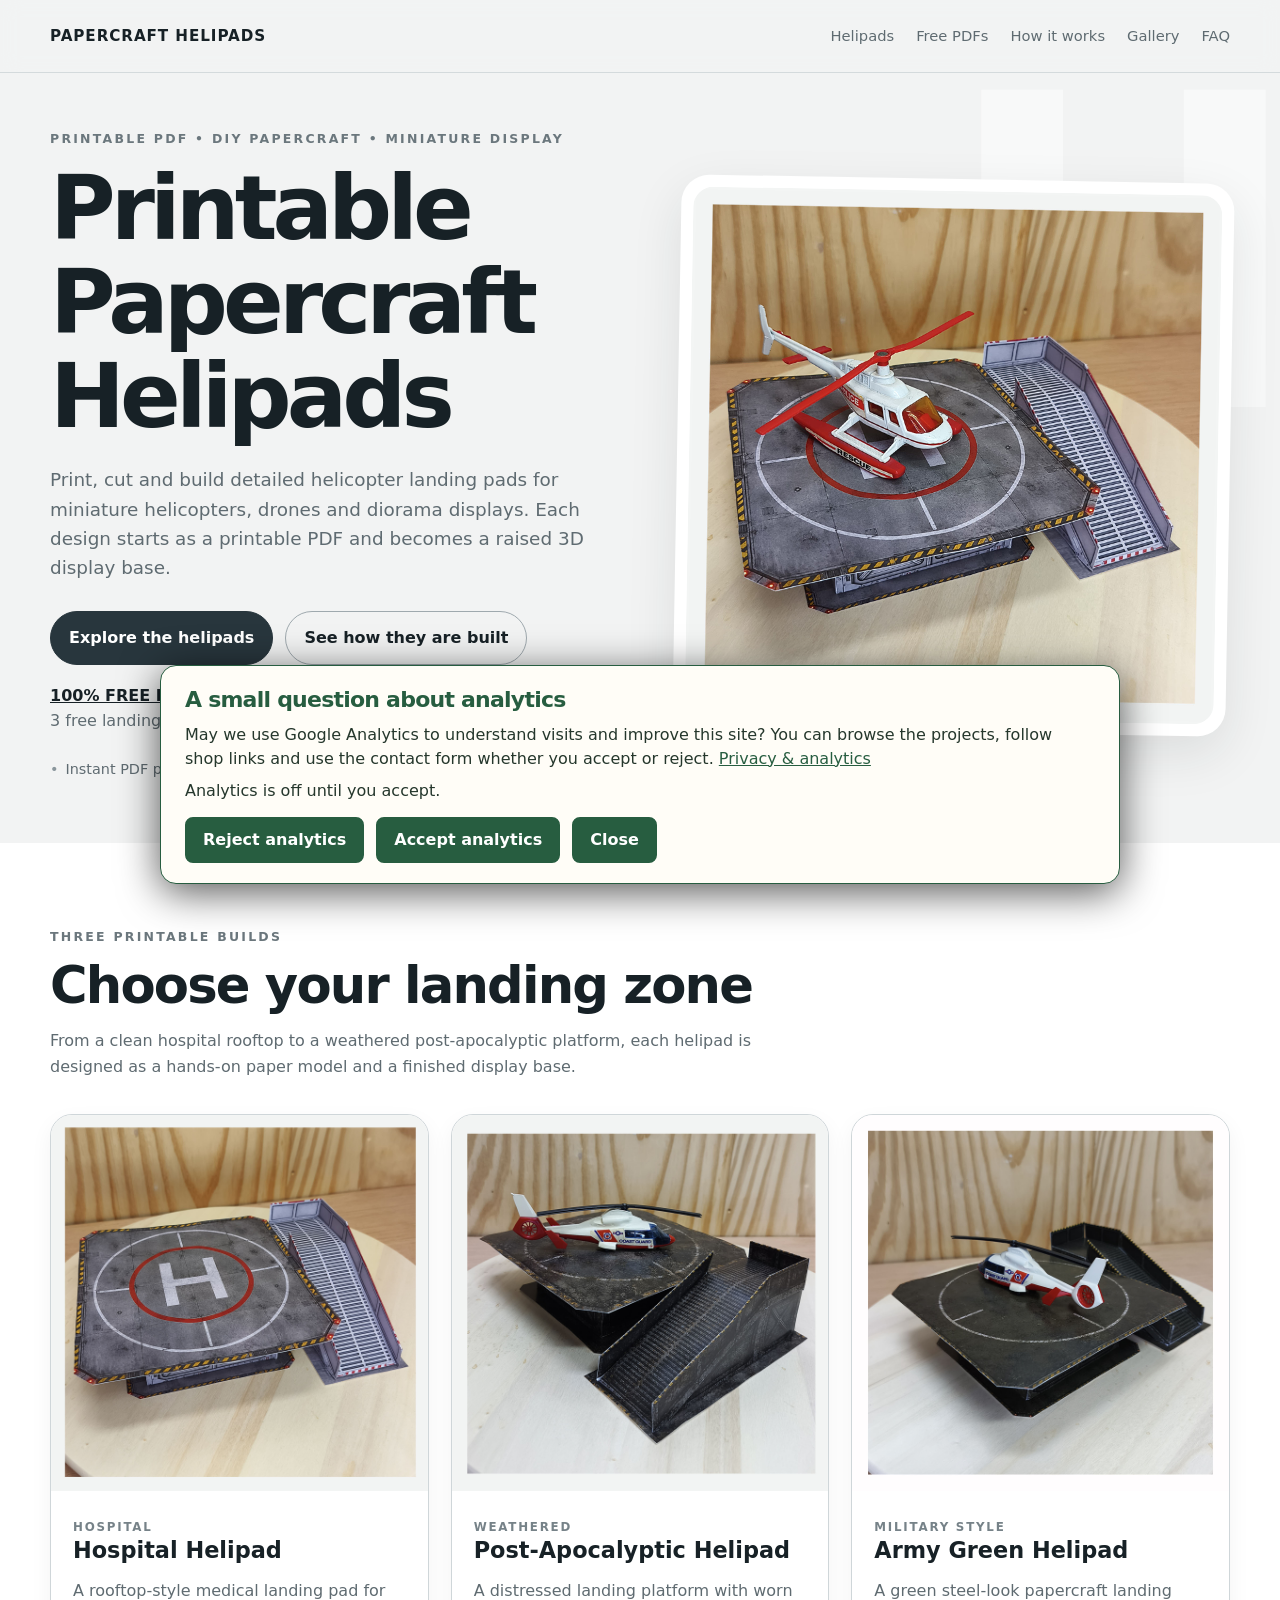
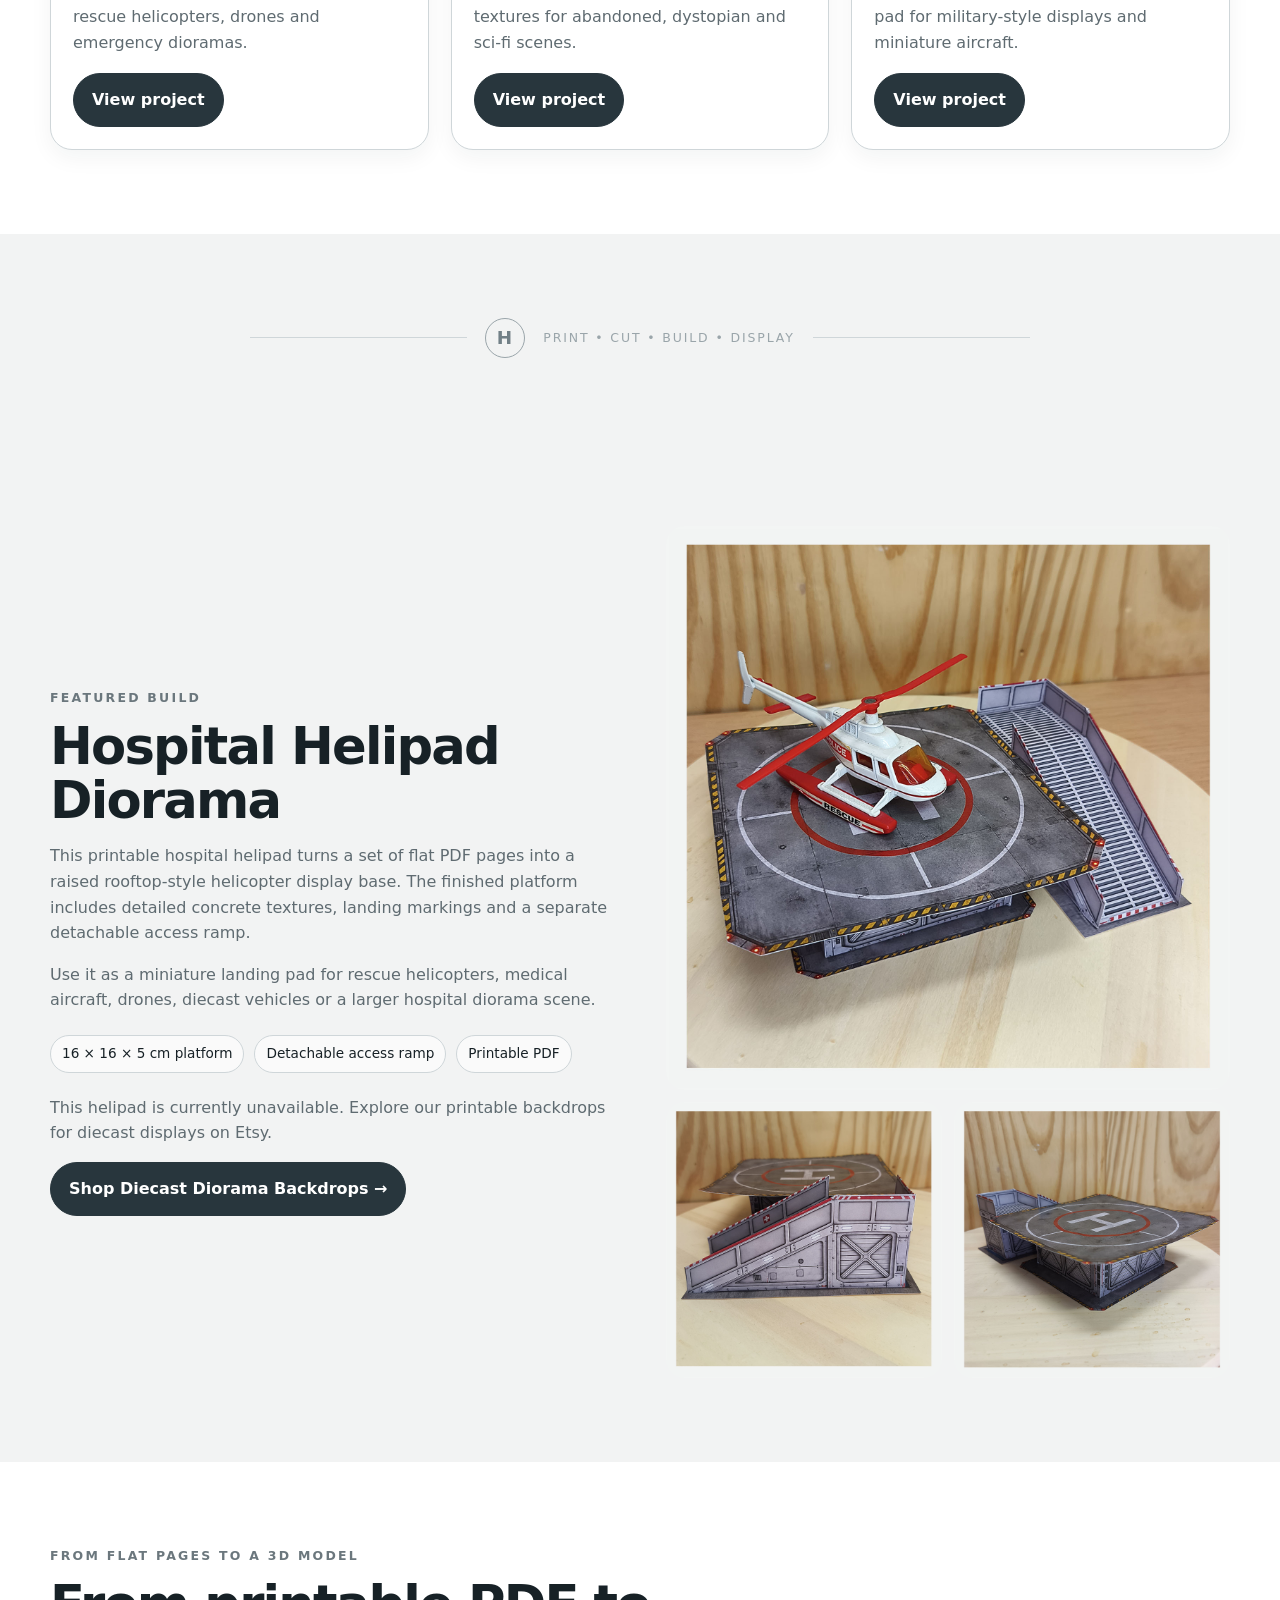
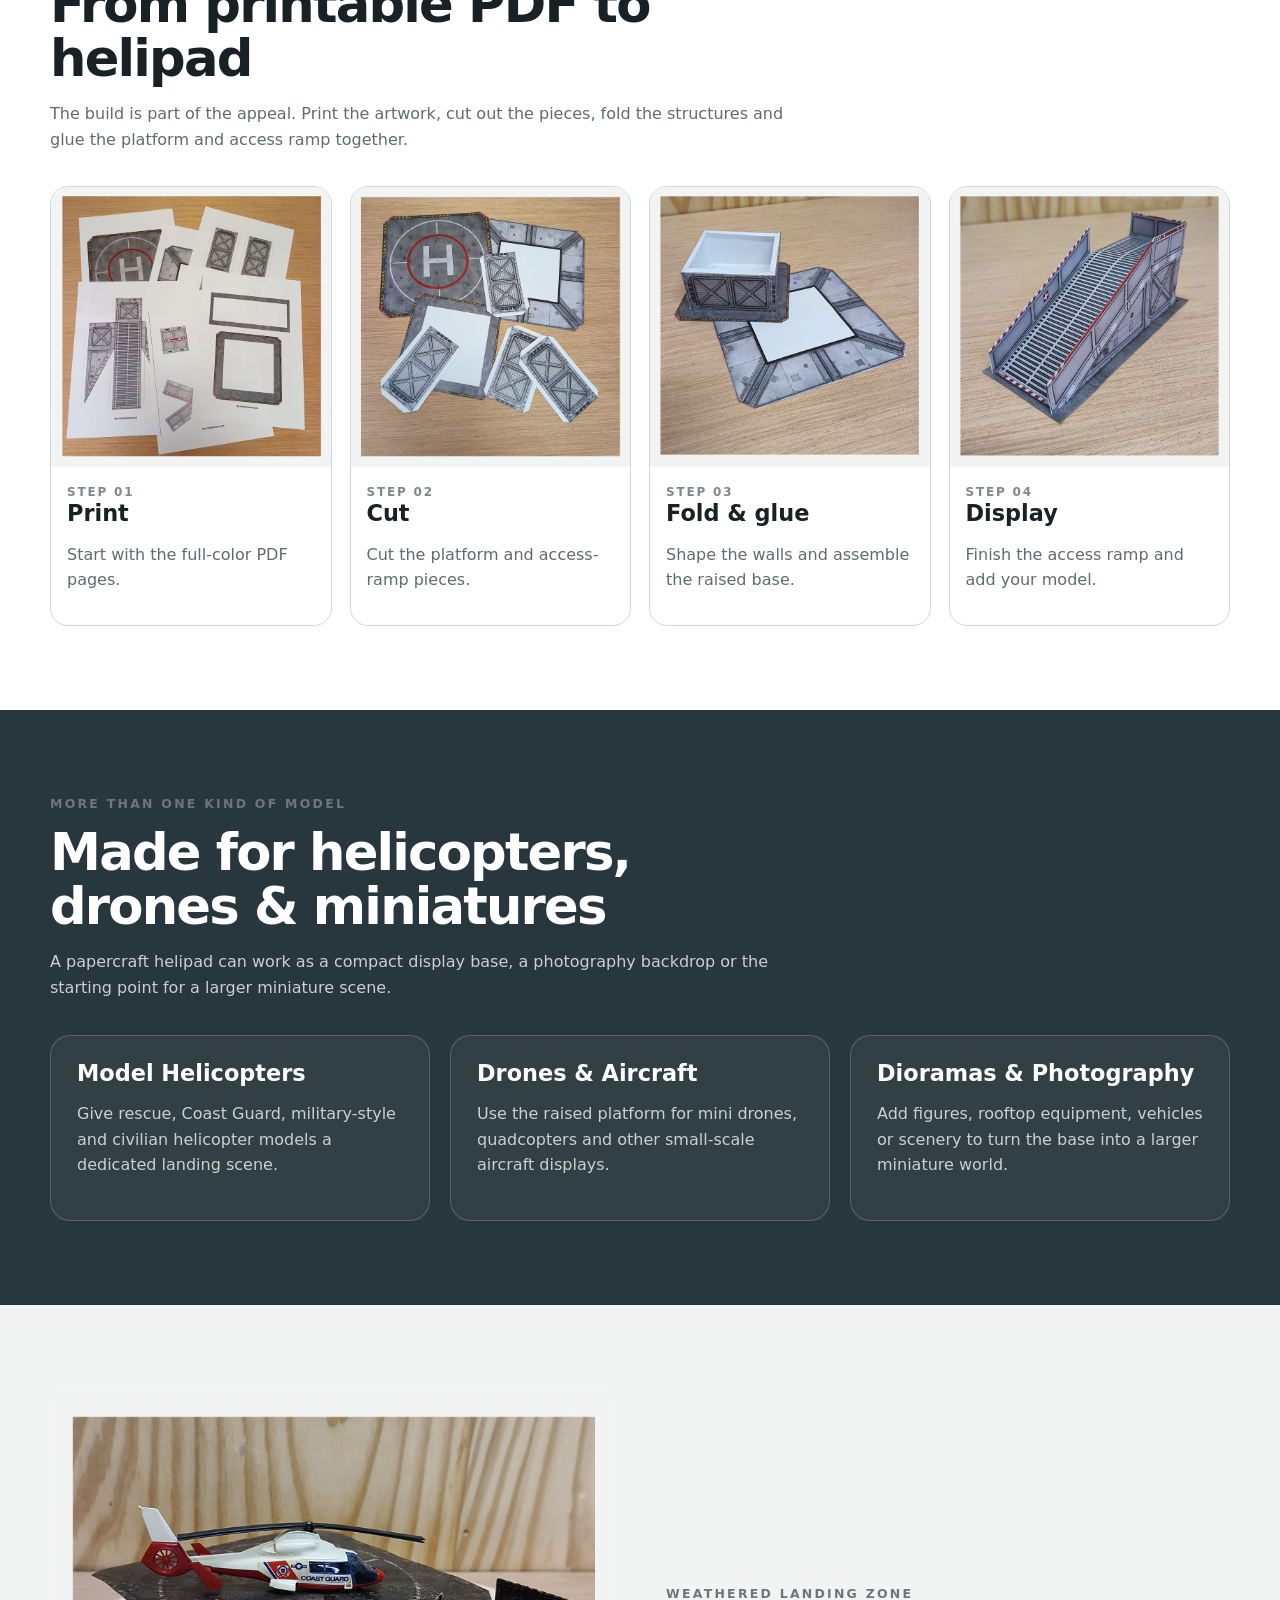
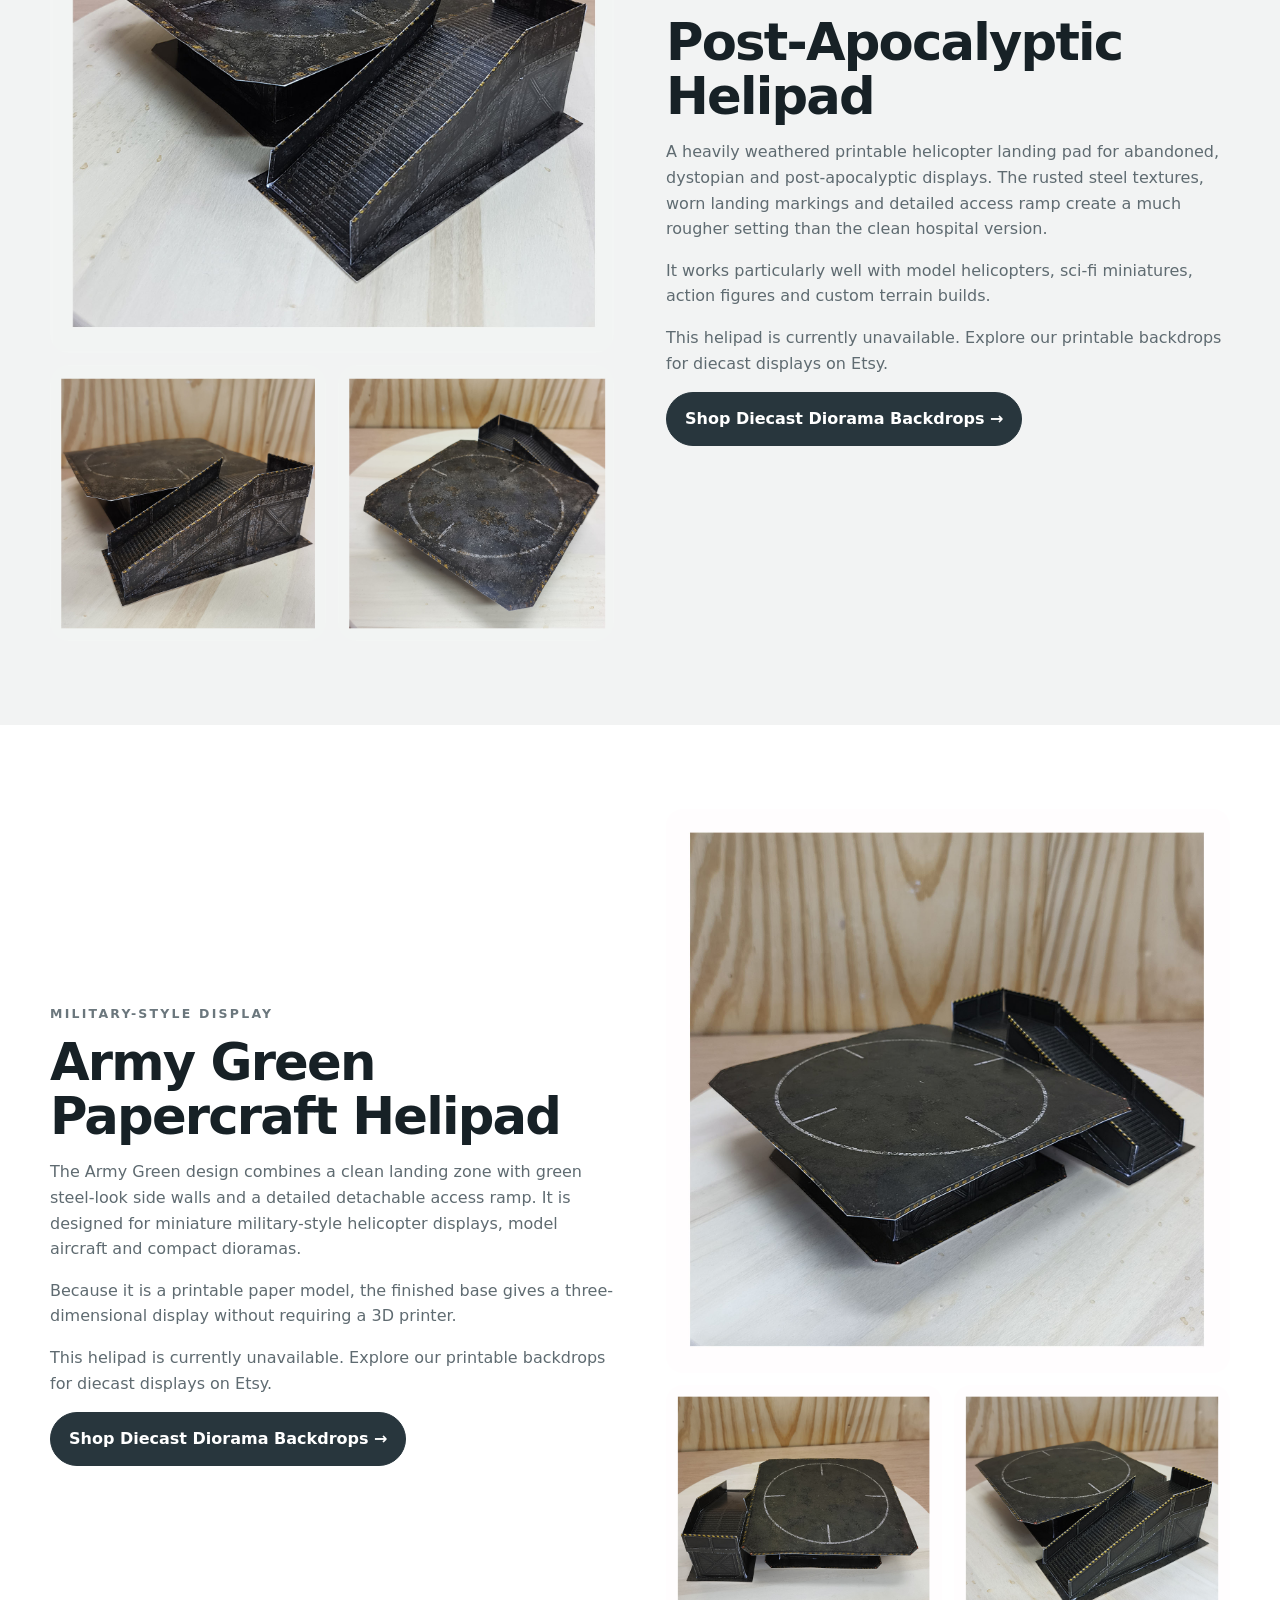
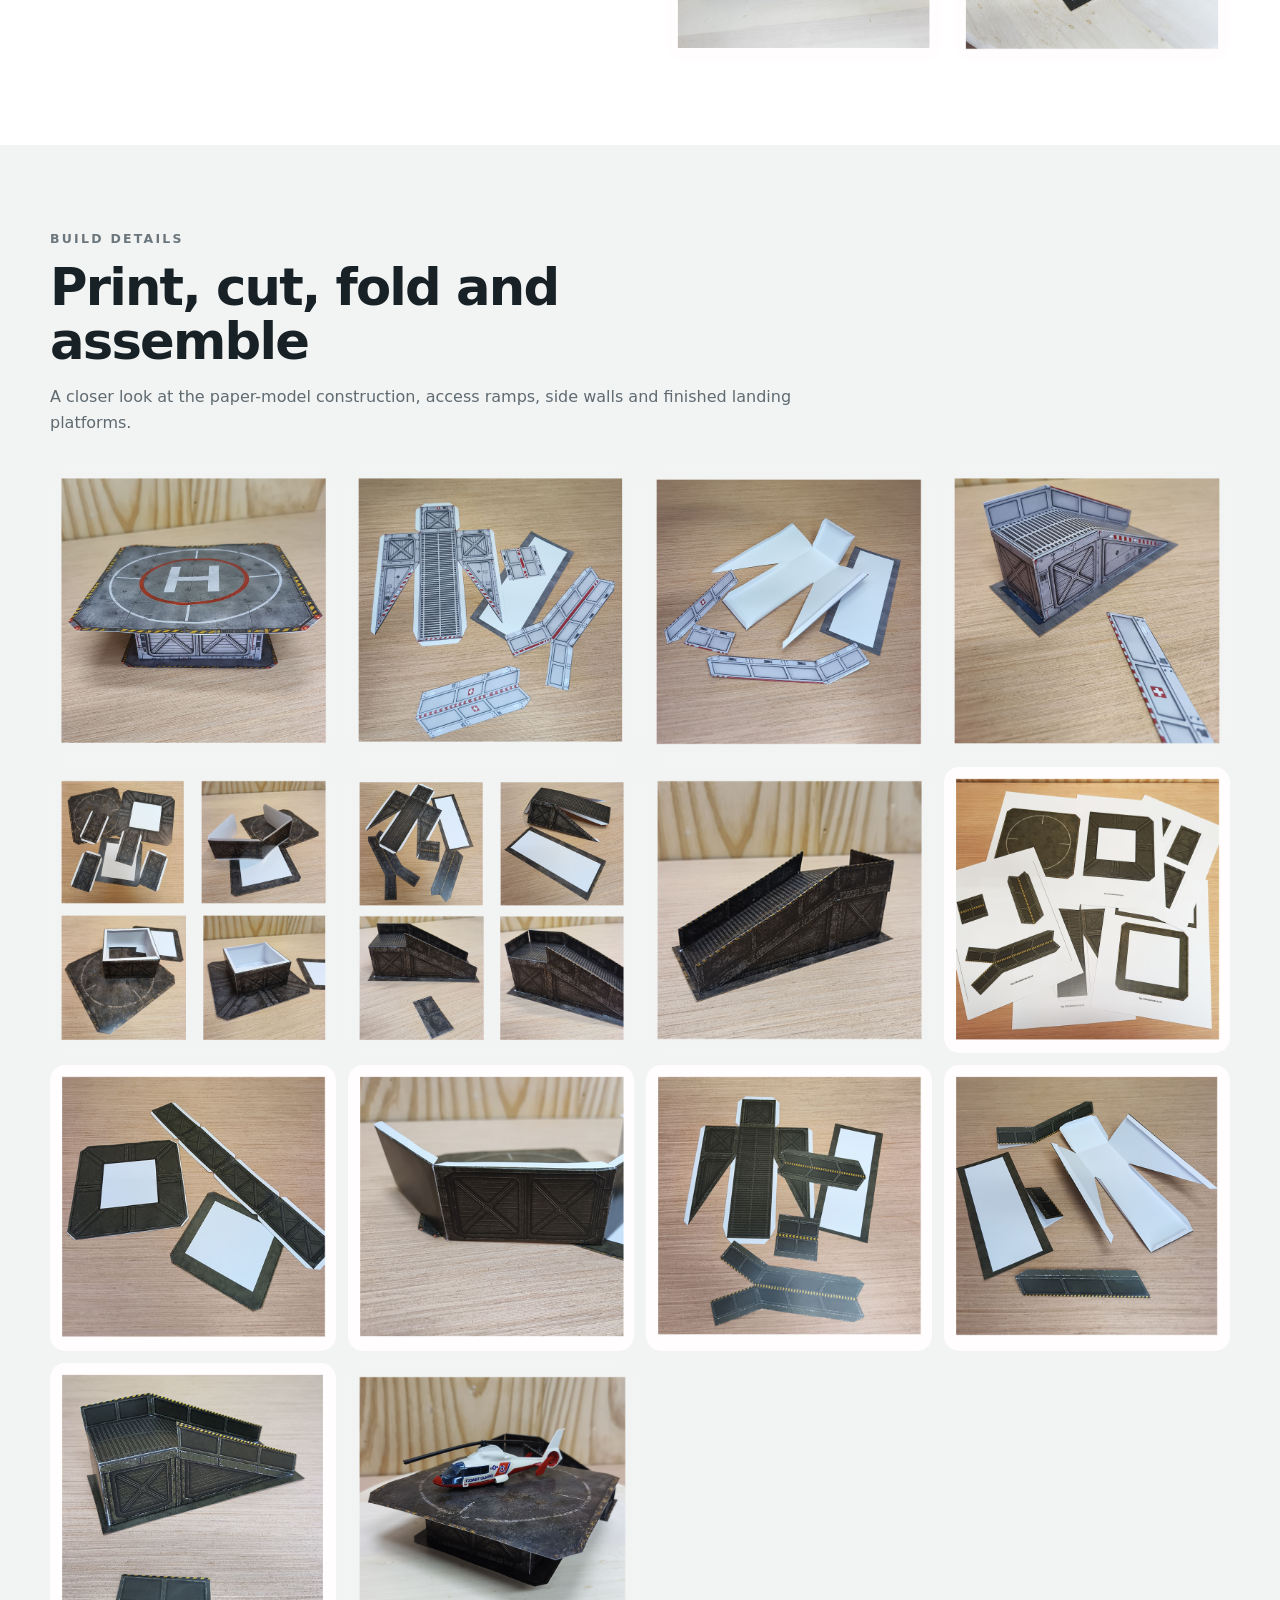
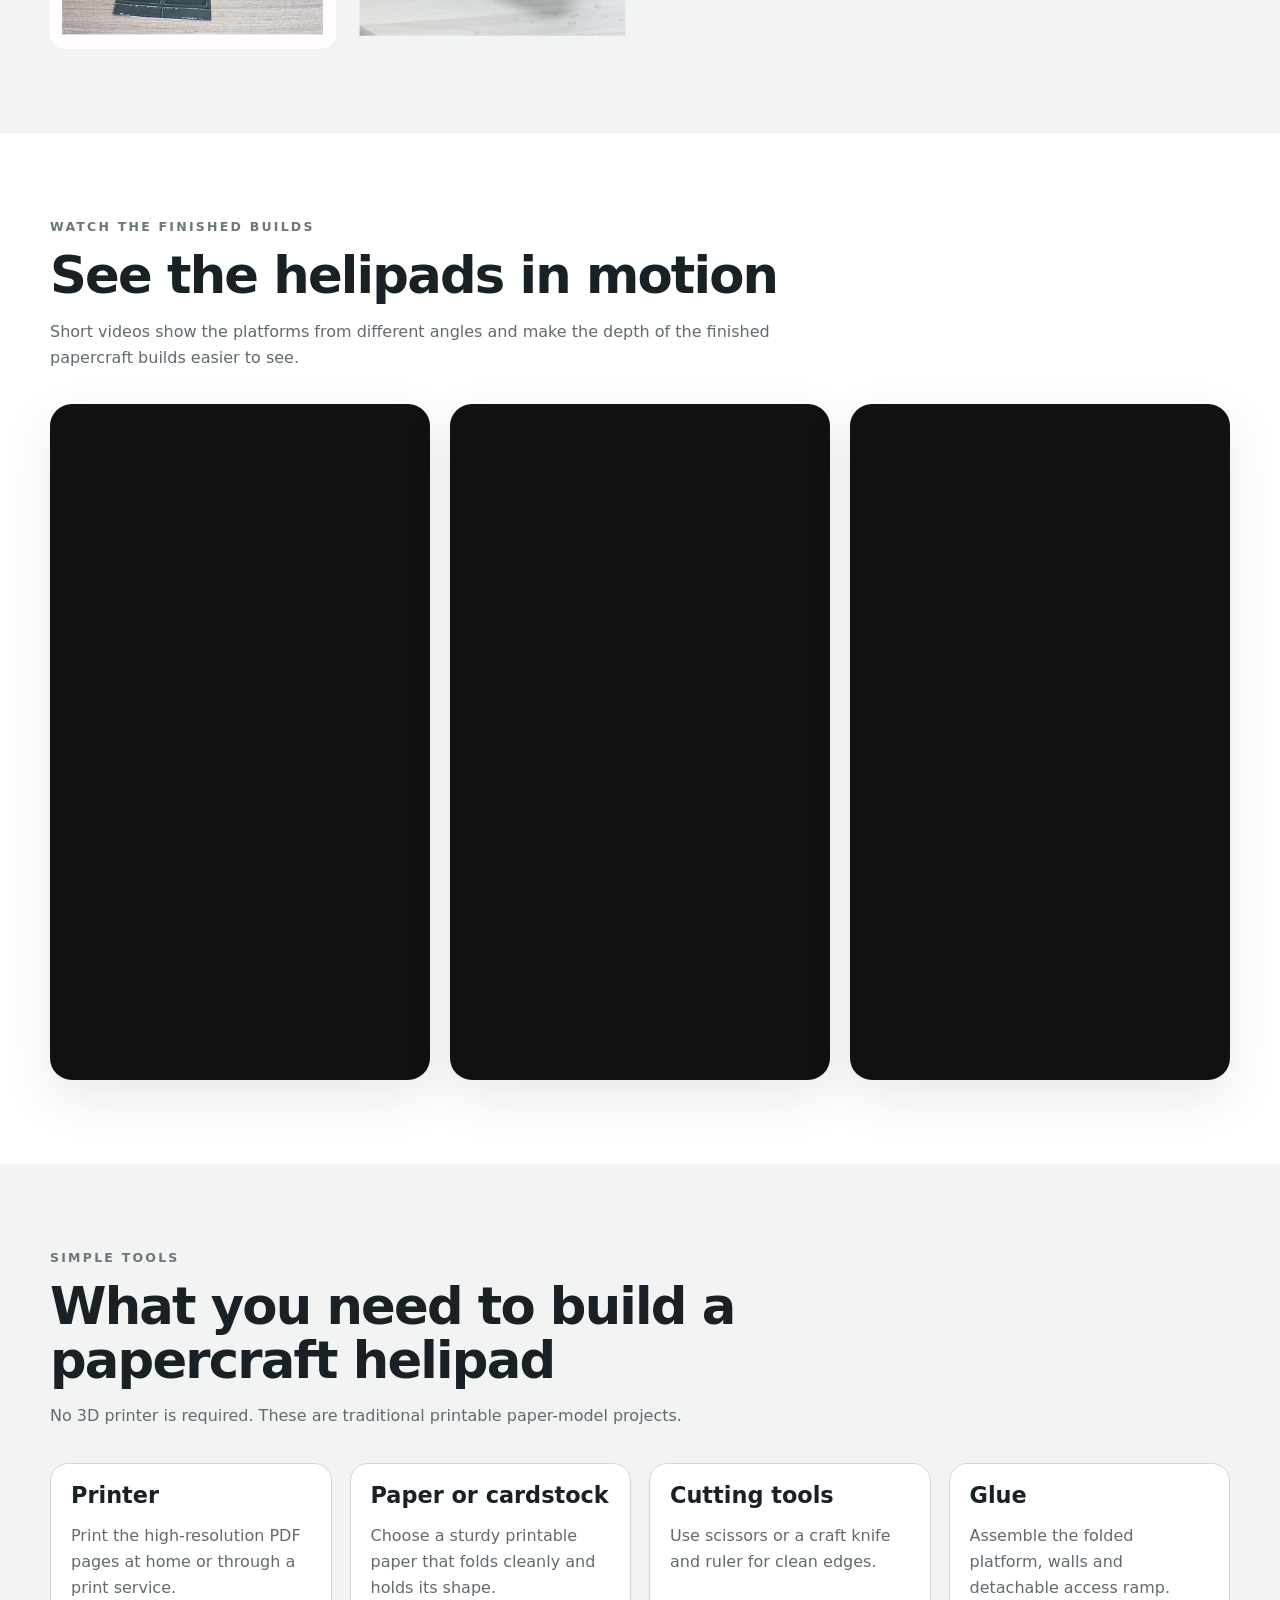
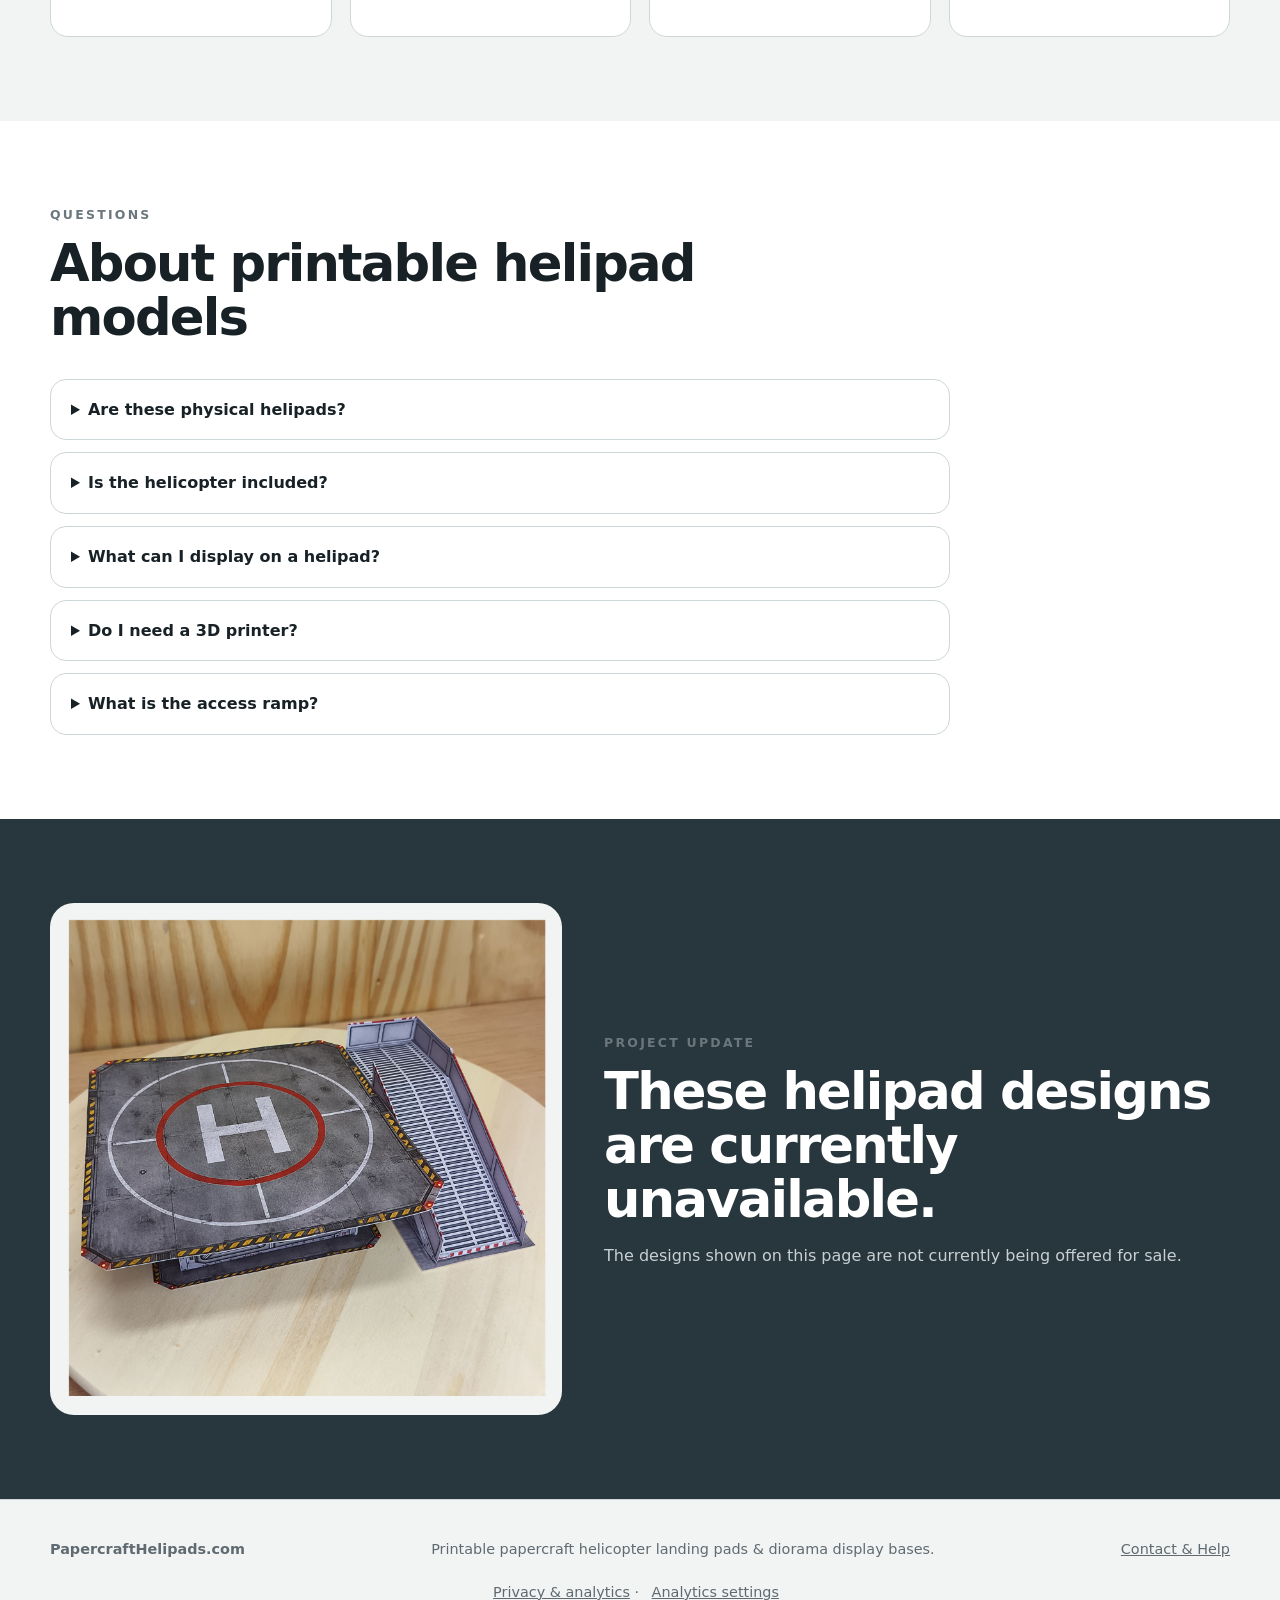
<file: index.html>
<!doctype html>
<html lang="en">
<head>
  <!-- Google Analytics -->
  
  
  <meta charset="utf-8">
  <meta name="viewport" content="width=device-width, initial-scale=1">
  <title>Papercraft Helipads | Printable Helicopter Landing Pads & Diorama Bases</title>
  <meta name="description" content="Build printable papercraft helipads for miniature helicopters, drones and dioramas. Explore hospital, post-apocalyptic and military-style landing pad PDF projects.">
  <link rel="canonical" href="https://papercrafthelipads.com/">
  <meta name="robots" content="index,follow,max-image-preview:large">
  <meta property="og:title" content="Papercraft Helipads | Printable Helicopter Landing Pads">
  <meta property="og:description" content="Print, cut and build detailed helipad display bases for helicopters, drones and miniatures.">
  <meta property="og:type" content="website">
  <meta property="og:url" content="https://papercrafthelipads.com/">
  <meta property="og:image" content="https://papercrafthelipads.com/hospital-helipad-diorama-miniature-helicopter.jpg">
  <link rel="stylesheet" href="styles.css">
  <script type="application/ld+json">
  {
    "@context":"https://schema.org",
    "@type":"WebSite",
    "name":"Papercraft Helipads",
    "url":"https://papercrafthelipads.com/",
    "description":"Printable papercraft helipads and helicopter diorama display bases.",
    "inLanguage":"en"
  }
  </script>
  <script type="application/ld+json">
  {
    "@context":"https://schema.org",
    "@type":"FAQPage",
    "mainEntity":[
      {"@type":"Question","name":"Are these physical helipads?","acceptedAnswer":{"@type":"Answer","text":"No. The projects shown here are printable digital PDF papercraft kits. You print, cut, fold and glue the parts yourself."}},
      {"@type":"Question","name":"What can I display on a papercraft helipad?","acceptedAnswer":{"@type":"Answer","text":"They are designed as miniature display bases for model helicopters, rescue aircraft, drones, action figures, diecast vehicles and other small-scale models."}},
      {"@type":"Question","name":"Is the helicopter included?","acceptedAnswer":{"@type":"Answer","text":"No. Helicopters, drones, figures and other models shown in the photos are display examples only."}},
      {"@type":"Question","name":"What do I need to build one?","acceptedAnswer":{"@type":"Answer","text":"You need a printer, suitable paper or cardstock, scissors or a craft knife, glue and basic papercraft tools."}}
    ]
  }
  </script>
<link rel="stylesheet" href="/analytics-consent.css">
<script defer src="/analytics-consent.js"></script>
</head>
<body>
<header class="site-header">
  <div class="container nav">
    <a class="brand" href="#top">Papercraft Helipads</a>
    <nav class="nav-links" aria-label="Primary navigation">
      <a href="#designs">Helipads</a>
      <a href="free-printable-helipads.html">Free PDFs</a>
      <a href="#build">How it works</a>
      <a href="#gallery">Gallery</a>
      <a href="#faq">FAQ</a>
    </nav>
  </div>
</header>
<main id="top">
  <section class="hero">
    <div class="container hero-grid">
      <div>
        <p class="eyebrow">Printable PDF • DIY Papercraft • Miniature Display</p>
        <h1>Printable Papercraft Helipads</h1>
        <p class="lead">Print, cut and build detailed helicopter landing pads for miniature helicopters, drones and diorama displays. Each design starts as a printable PDF and becomes a raised 3D display base.</p>
        <div class="actions">
          <a class="button" href="#designs">Explore the helipads</a>
          <a class="button secondary" href="#build">See how they are built</a>
        </div>
        <p style="margin:18px 0 0"><a href="free-printable-helipads.html"><strong>100% FREE PRINTABLE HELIPADS →</strong></a><br><span class="muted">3 free landing pad PDFs · No email · No signup</span></p>
        <div class="trust-row"><span>Instant PDF projects</span><span>300 DPI artwork</span><span>Made for model displays</span></div>
      </div>
      <div class="hero-card">
        <img src="hospital-helipad-diorama-miniature-helicopter.jpg" alt="Completed hospital helipad diorama with a rescue helicopter displayed on the rooftop landing pad" width="1600" height="1600" fetchpriority="high">
      </div>
    </div>
  </section>

  <section class="section white" id="designs">
    <div class="container">
      <div class="section-intro">
        <p class="eyebrow">Three printable builds</p>
        <h2>Choose your landing zone</h2>
        <p class="muted">From a clean hospital rooftop to a weathered post-apocalyptic platform, each helipad is designed as a hands-on paper model and a finished display base.</p>
      </div>
      <div class="design-grid">
        <article class="card">
          <img src="printable-hospital-helipad-top-view.jpg" alt="Detailed top view of the completed printable hospital helipad and detachable access ramp" loading="lazy" width="1600" height="1600">
          <div class="card-body"><span class="card-kicker">Hospital</span><h3>Hospital Helipad</h3><p>A rooftop-style medical landing pad for rescue helicopters, drones and emergency dioramas.</p><a class="button" href="hospital-helipad.html">View project</a></div>
        </article>
        <article class="card">
          <img src="post-apocalyptic-helipad-diorama-helicopter.jpg" alt="Completed post-apocalyptic helipad diorama with a red and white Coast Guard helicopter and the access ramp visible at the front" loading="lazy" width="1600" height="1600">
          <div class="card-body"><span class="card-kicker">Weathered</span><h3>Post-Apocalyptic Helipad</h3><p>A distressed landing platform with worn textures for abandoned, dystopian and sci-fi scenes.</p><a class="button" href="post-apocalyptic-helipad.html">View project</a></div>
        </article>
        <article class="card">
          <img src="army-green-helipad-diorama-helicopter.jpg" alt="Completed Army Green helipad diorama with a red and white Coast Guard helicopter displayed on the landing platform" loading="lazy" width="1600" height="1600">
          <div class="card-body"><span class="card-kicker">Military style</span><h3>Army Green Helipad</h3><p>A green steel-look papercraft landing pad for military-style displays and miniature aircraft.</p><a class="button" href="army-green-helipad.html">View project</a></div>
        </article>
      </div>
    </div>
  </section>

  <div class="section"><div class="container helipad-divider"><span class="h-mark">H</span><span>Print • Cut • Build • Display</span></div></div>

  <section class="section" id="hospital">
    <div class="container product">
      <div class="product-copy">
        <p class="eyebrow">Featured build</p>
        <h2>Hospital Helipad Diorama</h2>
        <p class="muted">This printable hospital helipad turns a set of flat PDF pages into a raised rooftop-style helicopter display base. The finished platform includes detailed concrete textures, landing markings and a separate detachable access ramp.</p>
        <p class="muted">Use it as a miniature landing pad for rescue helicopters, medical aircraft, drones, diecast vehicles or a larger hospital diorama scene.</p>
        <div class="specs"><span class="pill">16 × 16 × 5 cm platform</span><span class="pill">Detachable access ramp</span><span class="pill">Printable PDF</span></div>
        <p class="muted">This helipad is currently unavailable. Explore our printable backdrops for diecast displays on Etsy.</p>
        <a class="button" href="https://www.etsy.com/shop/3DShoeboxDiorama?section_id=48906668" target="_blank" rel="noopener">Shop Diecast Diorama Backdrops →</a>
      </div>
      <div class="product-media">
        <img class="feature" src="hospital-helipad-diorama-miniature-helicopter.jpg" alt="Completed hospital helipad diorama with a rescue helicopter displayed on the rooftop landing pad" loading="lazy" width="1600" height="1600">
        <img src="hospital-helicopter-display-base-side-view.jpg" alt="Close side view of the completed hospital helicopter display base focusing on the access ramp" loading="lazy" width="1600" height="1600">
        <img src="papercraft-hospital-helipad-diorama.jpg" alt="Completed papercraft hospital helipad diorama with access ramp viewed from the side" loading="lazy" width="1600" height="1600">
      </div>
    </div>
  </section>

  <section class="section white" id="build">
    <div class="container">
      <div class="section-intro"><p class="eyebrow">From flat pages to a 3D model</p><h2>From printable PDF to helipad</h2><p class="muted">The build is part of the appeal. Print the artwork, cut out the pieces, fold the structures and glue the platform and access ramp together.</p></div>
      <div class="steps">
        <article class="step"><img src="diy-hospital-helipad-building-step-1.jpg" alt="Printed hospital helipad PDF template on a wooden desk, ready to start the DIY papercraft build" loading="lazy" width="1600" height="1600"><div class="step-copy"><div class="step-no">STEP 01</div><h3>Print</h3><p class="muted">Start with the full-color PDF pages.</p></div></article>
        <article class="step"><img src="printable-hospital-helipad-building-step-2.jpg" alt="Cut-out pieces from the printable hospital helipad PDF arranged on a wooden desk before assembly" loading="lazy" width="1600" height="1600"><div class="step-copy"><div class="step-no">STEP 02</div><h3>Cut</h3><p class="muted">Cut the platform and access-ramp pieces.</p></div></article>
        <article class="step"><img src="papercraft-hospital-helipad-building-step-3.jpg" alt="Partially assembled papercraft hospital helipad turned upside down to show how the pieces are glued together" loading="lazy" width="1600" height="1600"><div class="step-copy"><div class="step-no">STEP 03</div><h3>Fold & glue</h3><p class="muted">Shape the walls and assemble the raised base.</p></div></article>
        <article class="step"><img src="miniature-hospital-helipad-ramp-detail.jpg" alt="Close-up of the fully assembled access ramp for the miniature hospital helipad display" loading="lazy" width="1600" height="1600"><div class="step-copy"><div class="step-no">STEP 04</div><h3>Display</h3><p class="muted">Finish the access ramp and add your model.</p></div></article>
      </div>
    </div>
  </section>

  <section class="section dark">
    <div class="container">
      <div class="section-intro"><p class="eyebrow">More than one kind of model</p><h2>Made for helicopters, drones & miniatures</h2><p class="muted">A papercraft helipad can work as a compact display base, a photography backdrop or the starting point for a larger miniature scene.</p></div>
      <div class="application-grid">
        <div class="application"><h3>Model Helicopters</h3><p class="muted">Give rescue, Coast Guard, military-style and civilian helicopter models a dedicated landing scene.</p></div>
        <div class="application"><h3>Drones & Aircraft</h3><p class="muted">Use the raised platform for mini drones, quadcopters and other small-scale aircraft displays.</p></div>
        <div class="application"><h3>Dioramas & Photography</h3><p class="muted">Add figures, rooftop equipment, vehicles or scenery to turn the base into a larger miniature world.</p></div>
      </div>
    </div>
  </section>

  <section class="section" id="postapo">
    <div class="container product reverse">
      <div class="product-copy">
        <p class="eyebrow">Weathered landing zone</p><h2>Post-Apocalyptic Helipad</h2>
        <p class="muted">A heavily weathered printable helicopter landing pad for abandoned, dystopian and post-apocalyptic displays. The rusted steel textures, worn landing markings and detailed access ramp create a much rougher setting than the clean hospital version.</p>
        <p class="muted">It works particularly well with model helicopters, sci-fi miniatures, action figures and custom terrain builds.</p>
        <p class="muted">This helipad is currently unavailable. Explore our printable backdrops for diecast displays on Etsy.</p>
        <a class="button" href="https://www.etsy.com/shop/3DShoeboxDiorama?section_id=48906668" target="_blank" rel="noopener">Shop Diecast Diorama Backdrops →</a>
      </div>
      <div class="product-media">
        <img class="feature" src="post-apocalyptic-helipad-diorama-helicopter.jpg" alt="Completed post-apocalyptic helipad diorama with a red and white Coast Guard helicopter and the access ramp visible at the front" loading="lazy" width="1600" height="1600">
        <img src="papercraft-post-apocalyptic-helipad.jpg" alt="Completed post-apocalyptic papercraft helipad viewed in perspective with a close view of the detailed access ramp" loading="lazy" width="1600" height="1600">
        <img src="printable-post-apocalyptic-helipad-top-view.jpg" alt="Perspective top view of the completed printable post-apocalyptic helipad showing the raised landing platform and access ramp" loading="lazy" width="1600" height="1600">
      </div>
    </div>
  </section>

  <section class="section white" id="army">
    <div class="container product">
      <div class="product-copy">
        <p class="eyebrow">Military-style display</p><h2>Army Green Papercraft Helipad</h2>
        <p class="muted">The Army Green design combines a clean landing zone with green steel-look side walls and a detailed detachable access ramp. It is designed for miniature military-style helicopter displays, model aircraft and compact dioramas.</p>
        <p class="muted">Because it is a printable paper model, the finished base gives a three-dimensional display without requiring a 3D printer.</p>
        <p class="muted">This helipad is currently unavailable. Explore our printable backdrops for diecast displays on Etsy.</p>
        <a class="button" href="https://www.etsy.com/shop/3DShoeboxDiorama?section_id=48906668" target="_blank" rel="noopener">Shop Diecast Diorama Backdrops →</a>
      </div>
      <div class="product-media">
        <img class="feature" src="army-green-helicopter-display-base.jpg" alt="Completed Army Green helicopter display base with the access ramp positioned behind the raised helipad for a clear 3D view" loading="lazy" width="1600" height="1600">
        <img src="military-helipad-papercraft-top-view.jpg" alt="Top view of the completed Army Green military-style papercraft helipad and access ramp" loading="lazy" width="1600" height="1600">
        <img src="miniature-military-helicopter-landing-pad.jpg" alt="Completed miniature military-style helicopter landing pad with the raised platform and access ramp shown in a detailed 3D view" loading="lazy" width="1600" height="1600">
      </div>
    </div>
  </section>

  <section class="section" id="gallery">
    <div class="container">
      <div class="section-intro"><p class="eyebrow">Build details</p><h2>Print, cut, fold and assemble</h2><p class="muted">A closer look at the paper-model construction, access ramps, side walls and finished landing platforms.</p></div>
      <div class="gallery">
        <img src="hospital-helipad-diorama-building-step-4.jpg" alt="Nearly completed hospital helipad diorama assembled without the detachable access ramp" loading="lazy" width="1600" height="1600">
        <img src="miniature-hospital-helipad-building-step-5.jpg" alt="Cut-out hospital helipad access ramp before folding and gluing the papercraft parts together" loading="lazy" width="1600" height="1600">
        <img src="miniature-hospital-helipad-building-step-6.jpg" alt="Hospital helipad access ramp partially folded and glued during the papercraft assembly process" loading="lazy" width="1600" height="1600">
        <img src="miniature-hospital-helipad-building-step-7.jpg" alt="Close-up of the miniature hospital helipad access ramp during the final stage of assembly" loading="lazy" width="1600" height="1600">
        <img src="diy-post-apocalyptic-helipad-building-steps-pad.jpg" alt="Four-step DIY build sequence showing how the printable post-apocalyptic helipad platform is assembled from the papercraft pieces" loading="lazy" width="1600" height="1600">
        <img src="diy-post-apocalyptic-helipad-building-steps-ramp.jpg" alt="Four-step papercraft build sequence showing the post-apocalyptic helipad access ramp being cut, folded, glued and assembled" loading="lazy" width="1600" height="1600">
        <img src="diy-post-apocalyptic-helipad-building-ramp-complete.jpg" alt="Close-up of the completed post-apocalyptic helipad access ramp showing the finished colors and miniature details" loading="lazy" width="1600" height="1600">
        <img src="diy-army-green-helipad-building-step-1.jpg" alt="Printed Army Green helipad PDF pages on a brown wooden desk ready for the DIY papercraft build" loading="lazy" width="1600" height="1600">
        <img src="diy-army-green-helipad-building-step-2.jpg" alt="Partially assembled Army Green papercraft helipad without the detachable access ramp" loading="lazy" width="1600" height="1600">
        <img src="diy-army-green-helipad-building-step-3.jpg" alt="Close-up of the partially assembled Army Green helipad showing the detailed steel-look side walls" loading="lazy" width="1600" height="1600">
        <img src="diy-army-green-helipad-building-step-4.jpg" alt="Cut-out printable pieces for the Army Green helipad access ramp ready for folding and gluing" loading="lazy" width="1600" height="1600">
        <img src="diy-army-green-helipad-building-step-5.jpg" alt="Army Green helipad access ramp partially folded and glued during the papercraft build" loading="lazy" width="1600" height="1600">
        <img src="diy-army-green-helipad-building-step-6.jpg" alt="Close-up of the nearly completed Army Green access ramp showing the detailed side railing" loading="lazy" width="1600" height="1600">
        <img src="post-apocalyptic-helicopter-display-base.jpg" alt="Close view of the completed post-apocalyptic helicopter display base with a Coast Guard helicopter and access ramp positioned behind the platform" loading="lazy" width="1600" height="1600">
      </div>
    </div>
  </section>

  <section class="section white" id="videos">
    <div class="container">
      <div class="section-intro"><p class="eyebrow">Watch the finished builds</p><h2>See the helipads in motion</h2><p class="muted">Short videos show the platforms from different angles and make the depth of the finished papercraft builds easier to see.</p></div>
      <div class="video-grid">
        <div class="video"><iframe src="https://www.youtube.com/embed/XTVZVIwFvxU" title="Hospital Helipad papercraft video" loading="lazy" allowfullscreen></iframe></div>
        <div class="video"><iframe src="https://www.youtube.com/embed/b2Lt7vql83M" title="Post-Apocalyptic Helipad papercraft video" loading="lazy" allowfullscreen></iframe></div>
        <div class="video"><iframe src="https://www.youtube.com/embed/4K7mJKubByY" title="Army Green Helipad papercraft video" loading="lazy" allowfullscreen></iframe></div>
      </div>
    </div>
  </section>

  <section class="section">
    <div class="container">
      <div class="section-intro"><p class="eyebrow">Simple tools</p><h2>What you need to build a papercraft helipad</h2><p class="muted">No 3D printer is required. These are traditional printable paper-model projects.</p></div>
      <div class="tools"><div class="tool"><h3>Printer</h3><p class="muted">Print the high-resolution PDF pages at home or through a print service.</p></div><div class="tool"><h3>Paper or cardstock</h3><p class="muted">Choose a sturdy printable paper that folds cleanly and holds its shape.</p></div><div class="tool"><h3>Cutting tools</h3><p class="muted">Use scissors or a craft knife and ruler for clean edges.</p></div><div class="tool"><h3>Glue</h3><p class="muted">Assemble the folded platform, walls and detachable access ramp.</p></div></div>
    </div>
  </section>

  <section class="section white" id="faq">
    <div class="container">
      <div class="section-intro"><p class="eyebrow">Questions</p><h2>About printable helipad models</h2></div>
      <div class="faq">
        <details><summary>Are these physical helipads?</summary><p>No. These projects are digital PDF papercraft kits. You print, cut, fold and glue the model yourself.</p></details>
        <details><summary>Is the helicopter included?</summary><p>No. Helicopters, drones, vehicles and figures in the photographs are display examples only.</p></details>
        <details><summary>What can I display on a helipad?</summary><p>They can be used with model helicopters, drones, small aircraft, action figures, diecast vehicles and other miniature displays that suit the platform size.</p></details>
        <details><summary>Do I need a 3D printer?</summary><p>No. These are printable papercraft models rather than STL files or 3D-printed bases.</p></details>
        <details><summary>What is the access ramp?</summary><p>The access ramp is a separate papercraft section that is built alongside the raised platform and can be positioned next to the finished helipad.</p></details>
      </div>
    </div>
  </section>

  <section class="section dark">
    <div class="container final-cta">
      <img src="printable-hospital-helipad-top-view.jpg" alt="Detailed top view of the completed printable hospital helipad and detachable access ramp" loading="lazy" width="1600" height="1600">
      <div><p class="eyebrow">Project update</p><h2>These helipad designs are currently unavailable.</h2><p class="muted">The designs shown on this page are not currently being offered for sale.</p></div>
    </div>
  </section>
</main>
<footer class="site-footer"><div class="container footer-row"><strong>PapercraftHelipads.com</strong><span>Printable papercraft helicopter landing pads & diorama display bases.</span><span><a href="/contact.html">Contact &amp; Help</a></span></div><div class="analytics-footer"><a href="/privacy.html">Privacy &amp; analytics</a> · <button type="button" class="analytics-settings">Analytics settings</button></div></footer>
</body>
</html>
</file>
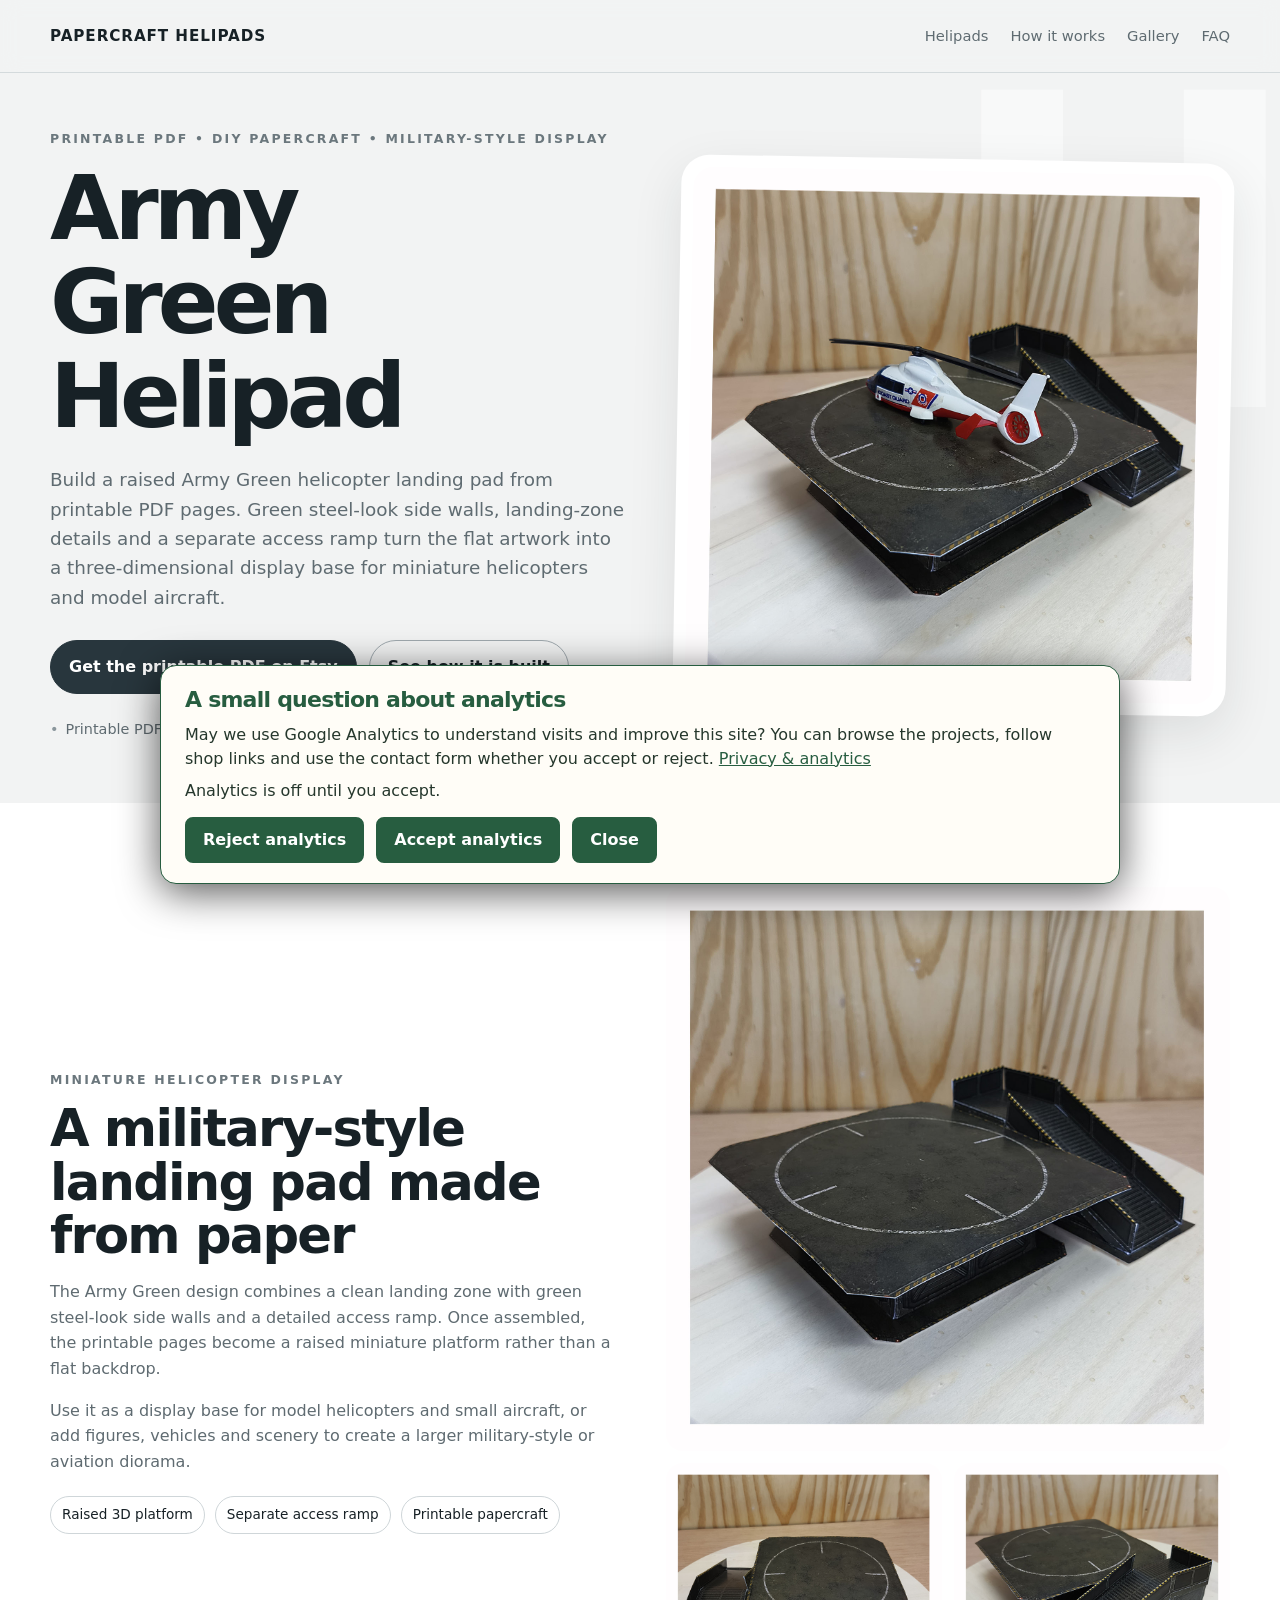
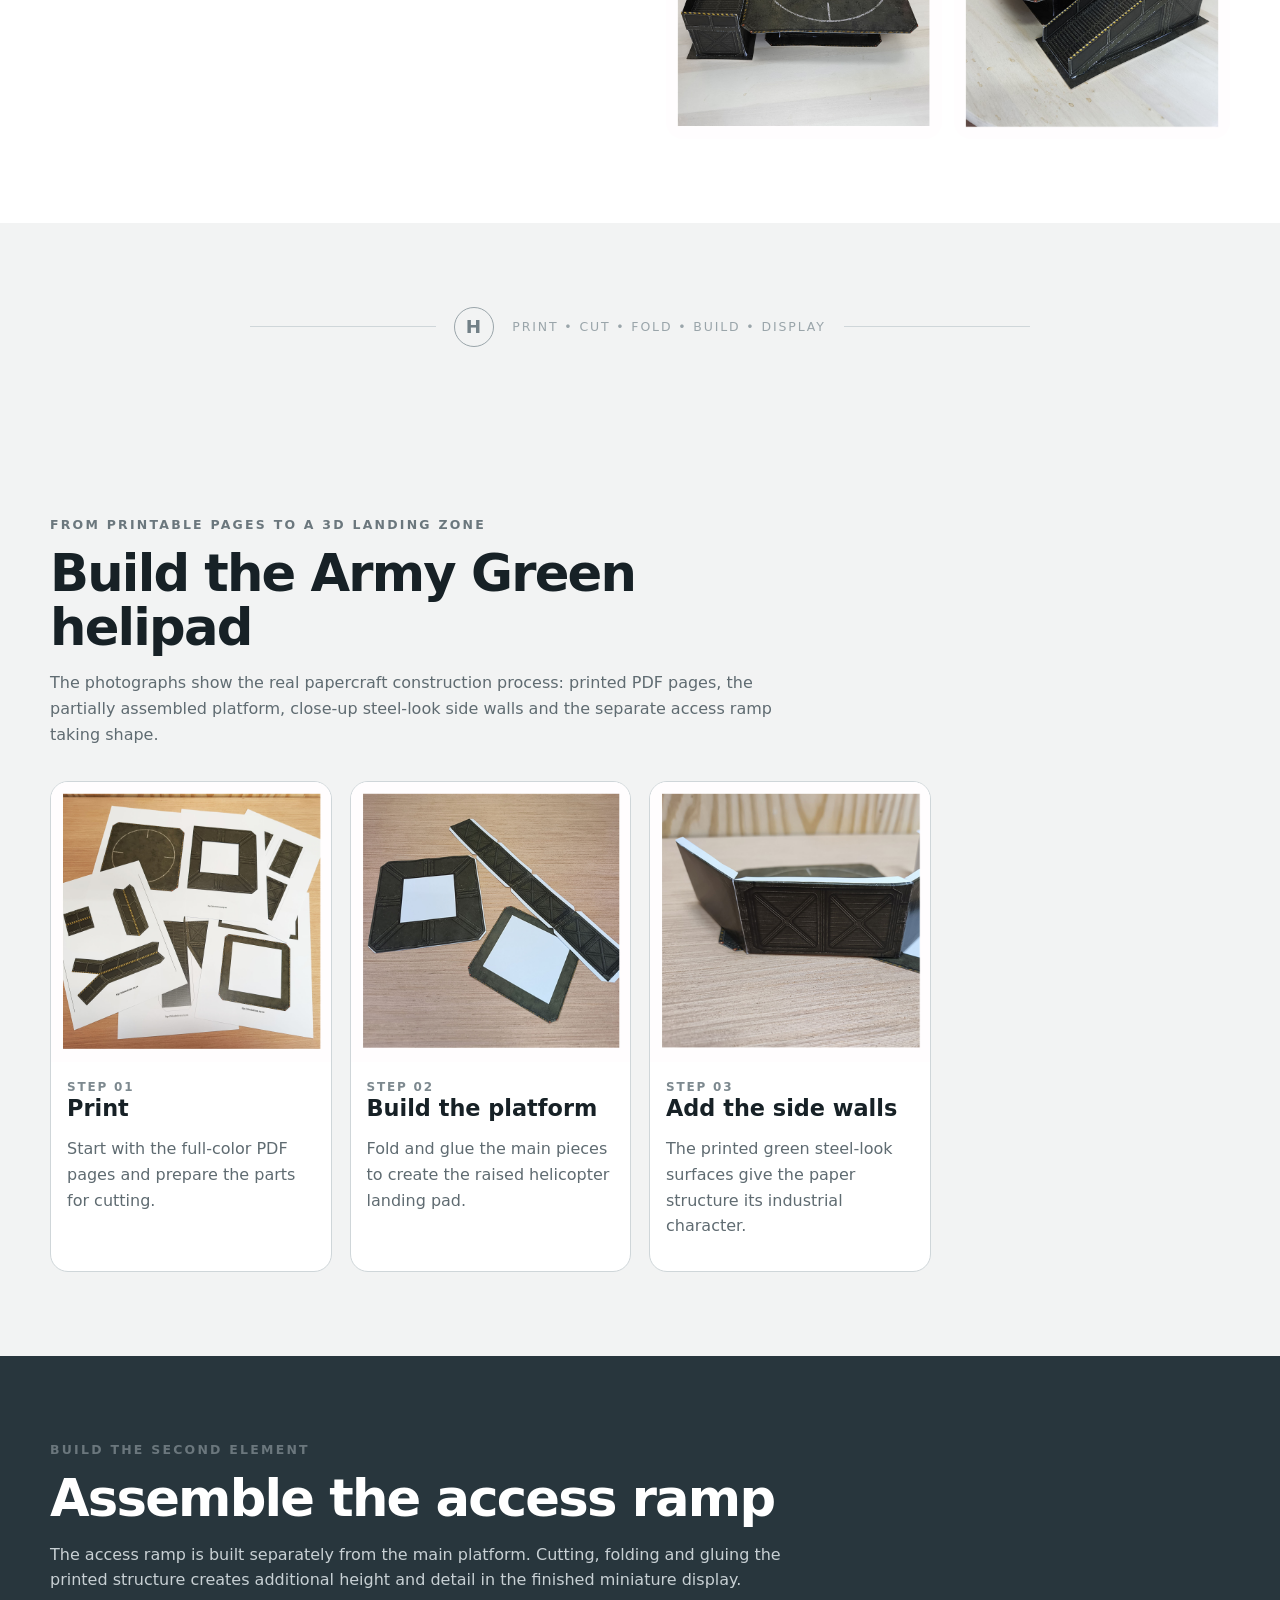
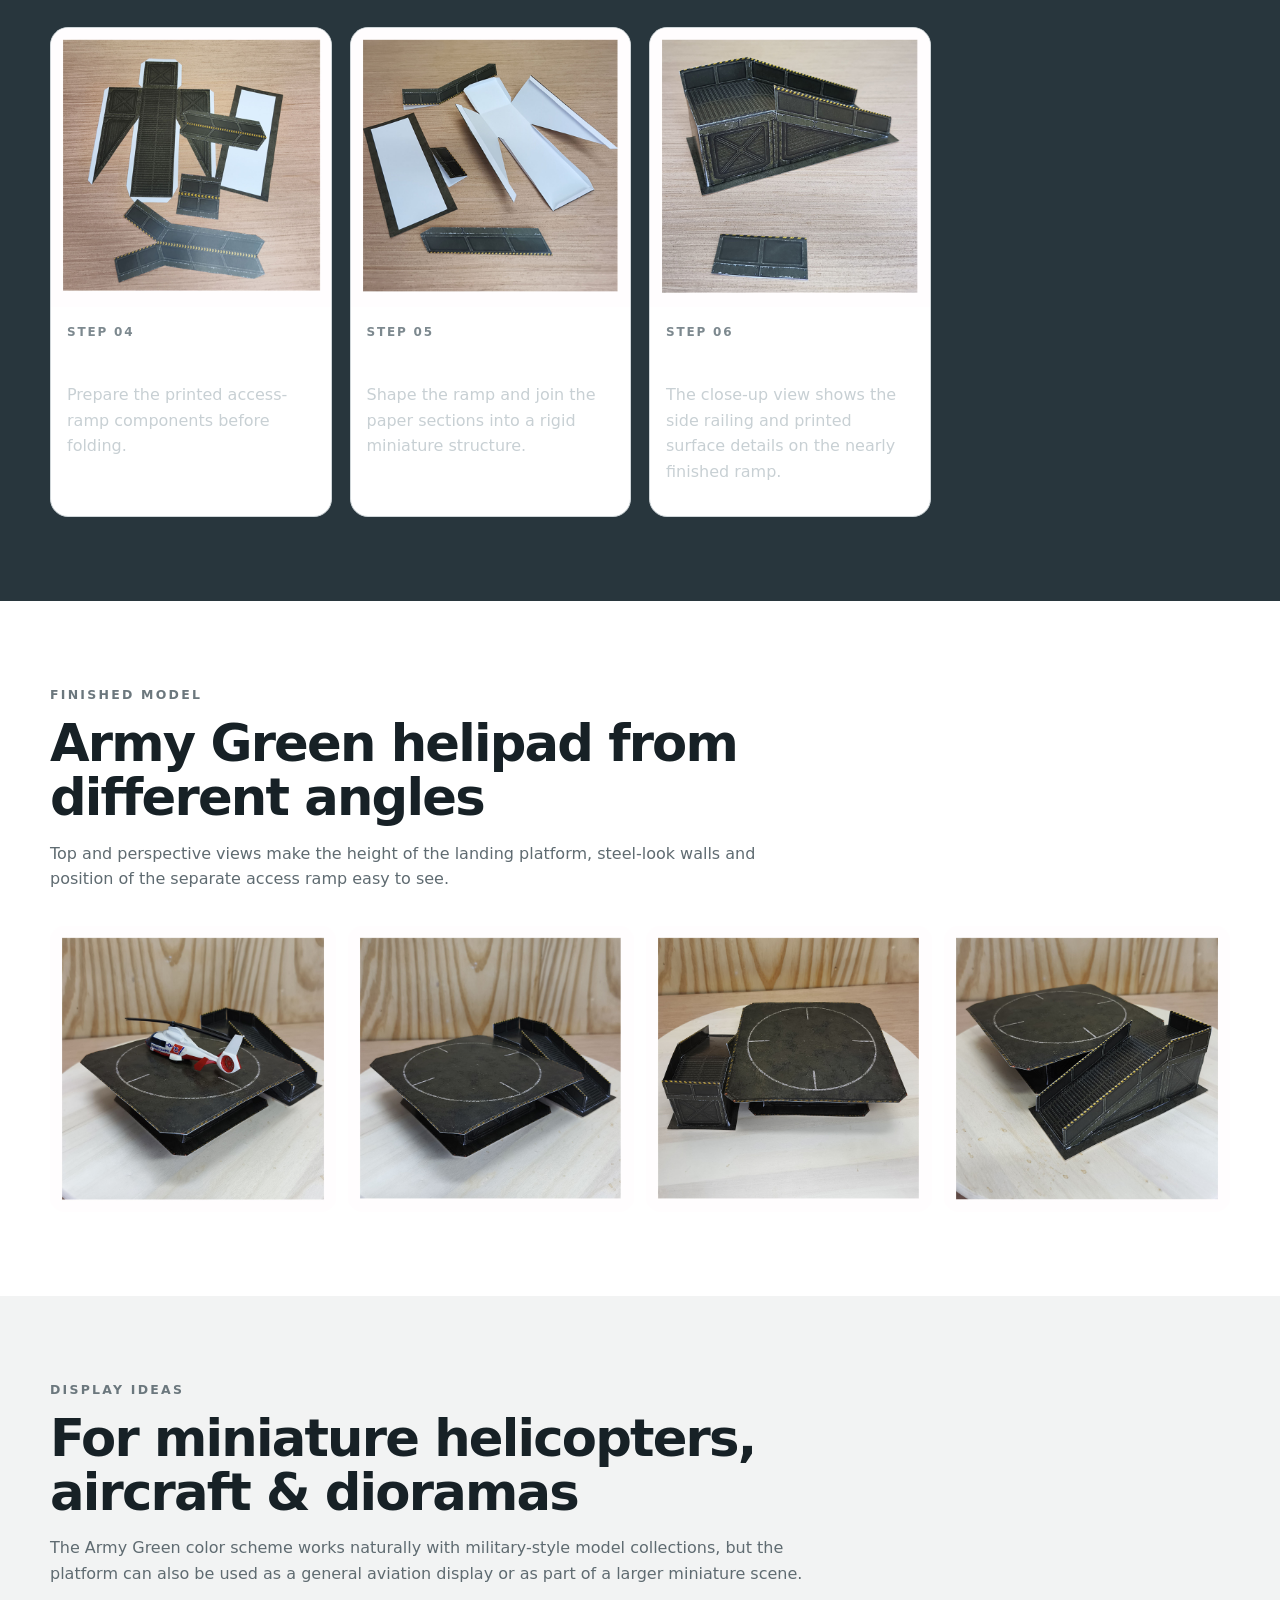
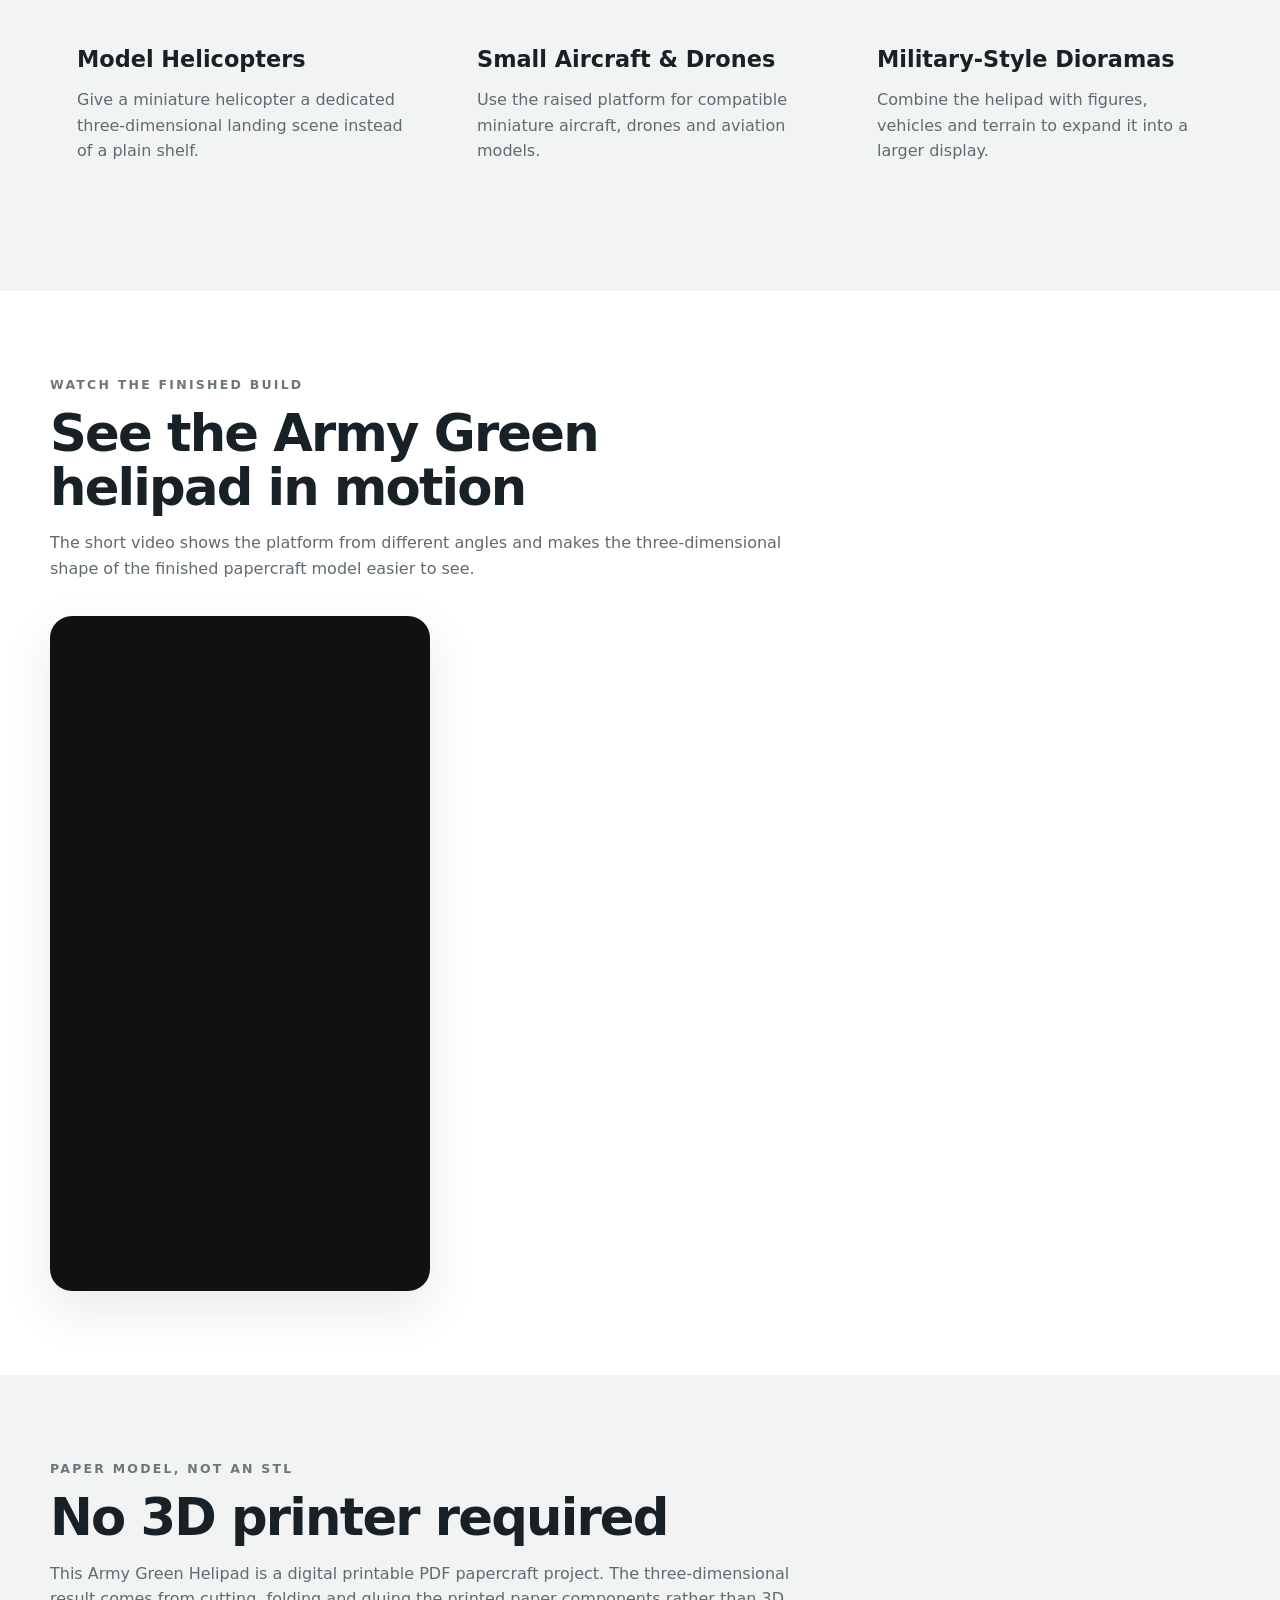
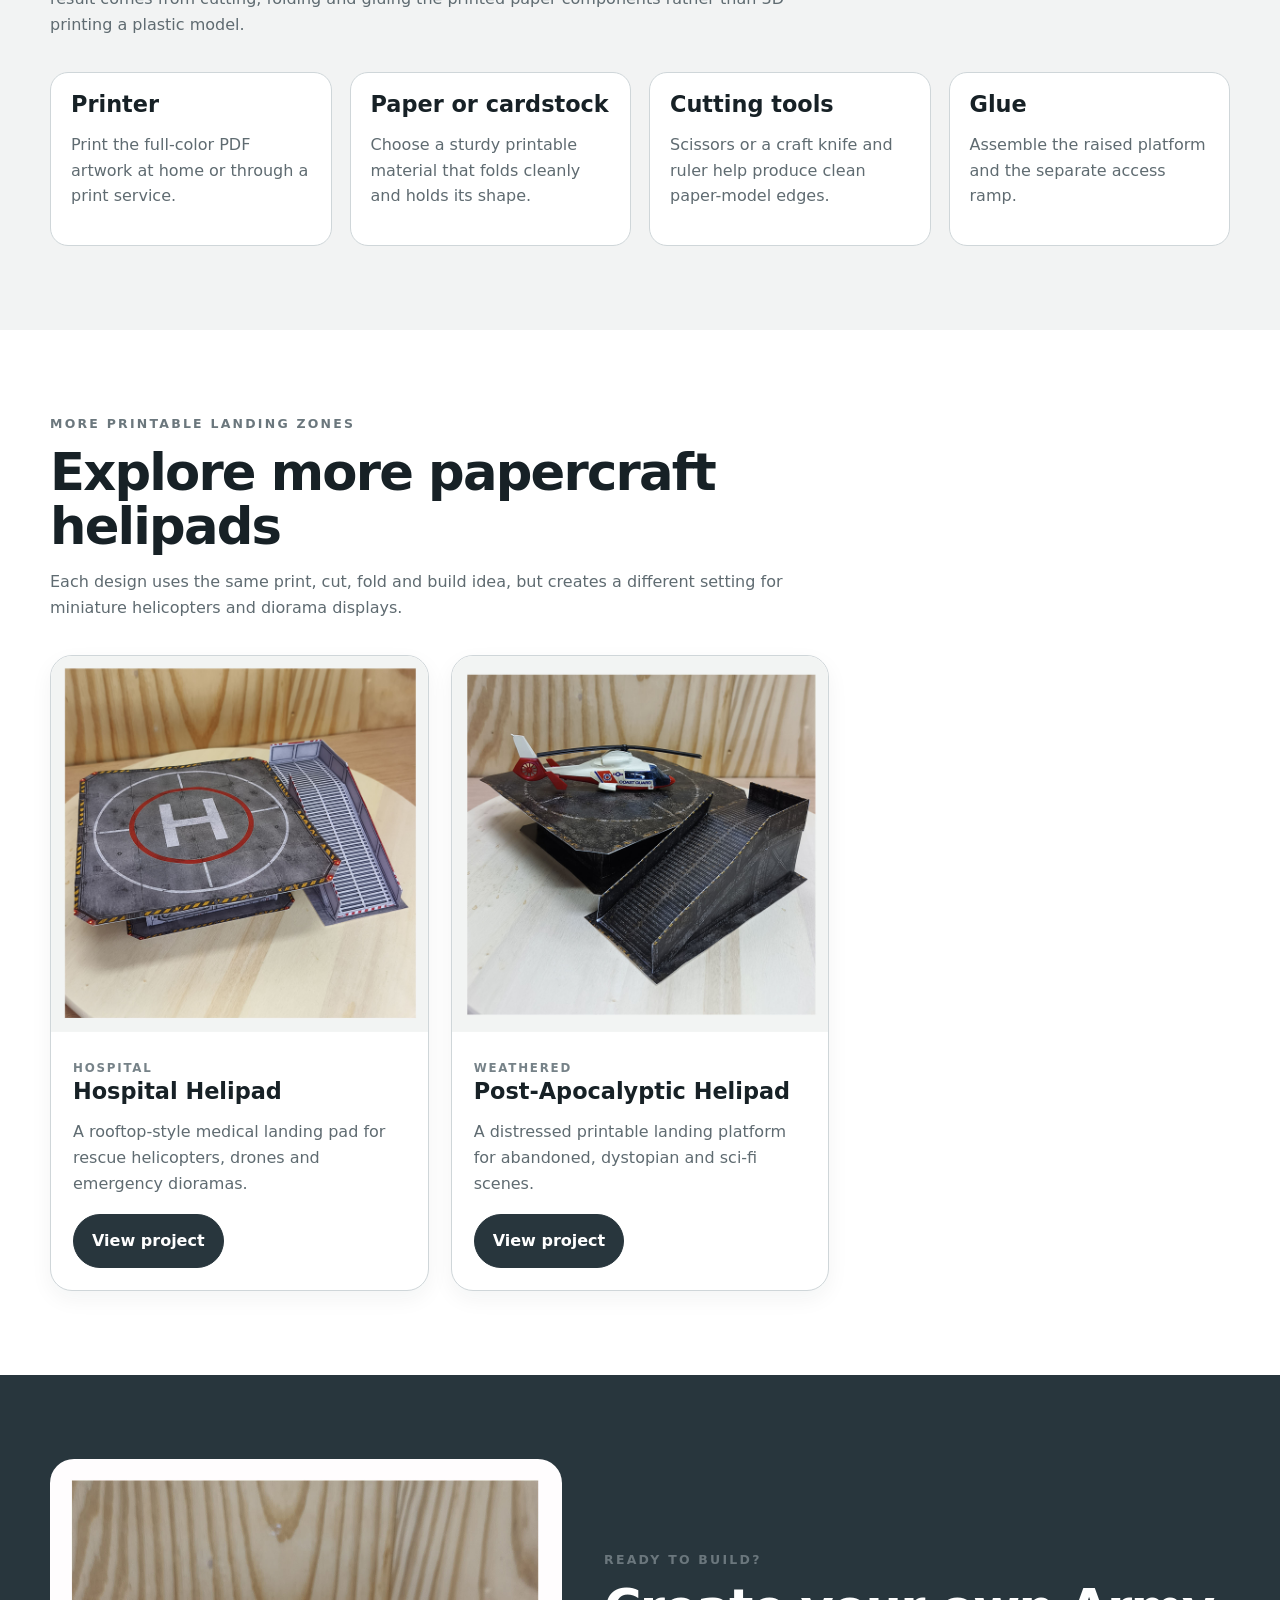
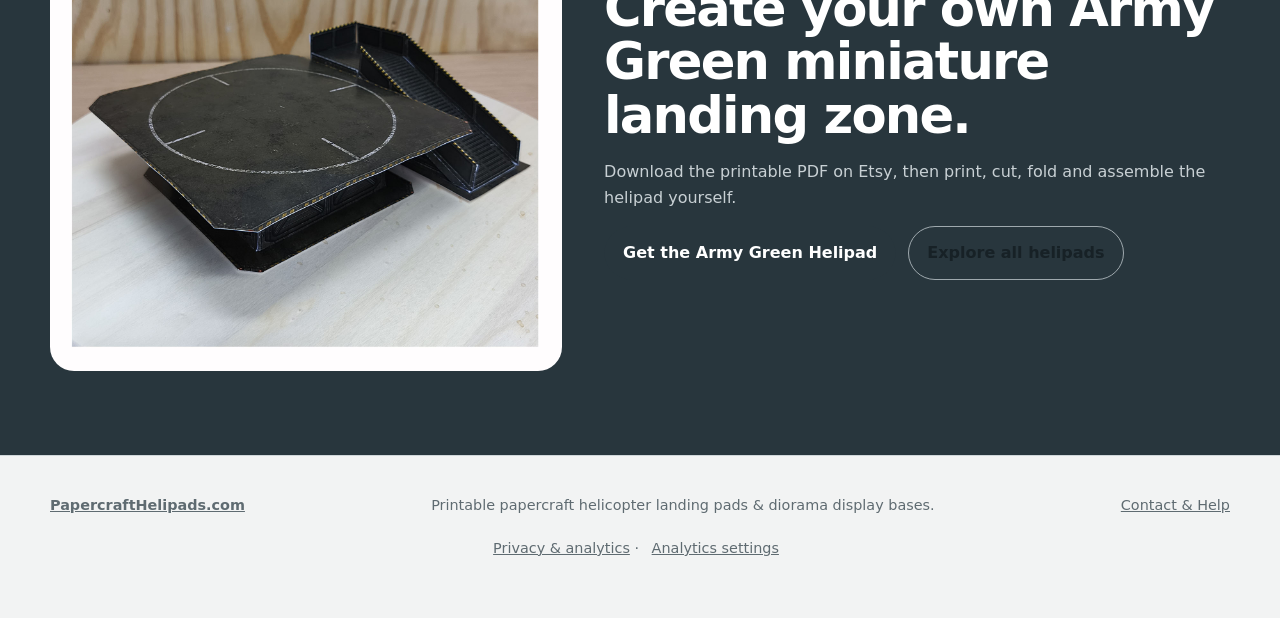
<file: army-green-helipad.html>
<!doctype html>
<html lang="en">
<head>
  <meta charset="utf-8">
  <meta name="viewport" content="width=device-width, initial-scale=1">
  <title>Army Green Helipad | Printable Military-Style Papercraft Landing Pad</title>
  <meta name="description" content="Build an Army Green printable papercraft helipad with a raised steel-look platform and access ramp. DIY miniature helicopter landing pad and display base.">
  <link rel="canonical" href="https://papercrafthelipads.com/army-green-helipad.html">
  <meta name="robots" content="index,follow,max-image-preview:large">
  <meta property="og:title" content="Army Green Helipad | Printable Papercraft Landing Pad">
  <meta property="og:description" content="Print, cut and build an Army Green military-style helipad for miniature helicopters, aircraft and diorama displays.">
  <meta property="og:type" content="article">
  <meta property="og:url" content="https://papercrafthelipads.com/army-green-helipad.html">
  <meta property="og:image" content="https://papercrafthelipads.com/army-green-helipad-diorama-helicopter.jpg">
  <link rel="stylesheet" href="styles.css">
<link rel="stylesheet" href="/analytics-consent.css">
<script defer src="/analytics-consent.js"></script>
</head>
<body>
<header class="site-header">
  <div class="container nav">
    <a class="brand" href="index.html">Papercraft Helipads</a>
    <nav class="nav-links" aria-label="Primary navigation">
      <a href="index.html#designs">Helipads</a>
      <a href="#build">How it works</a>
      <a href="#gallery">Gallery</a>
      <a href="index.html#faq">FAQ</a>
    </nav>
  </div>
</header>

<main id="top">
  <section class="hero">
    <div class="container hero-grid">
      <div>
        <p class="eyebrow">Printable PDF • DIY Papercraft • Military-Style Display</p>
        <h1>Army Green Helipad</h1>
        <p class="lead">Build a raised Army Green helicopter landing pad from printable PDF pages. Green steel-look side walls, landing-zone details and a separate access ramp turn the flat artwork into a three-dimensional display base for miniature helicopters and model aircraft.</p>
        <div class="actions">
          <a class="button" href="https://3dshoeboxdiorama.etsy.com/listing/4539599032/army-green-helipad-display-base" target="_blank" rel="noopener">Get the printable PDF on Etsy</a>
          <a class="button secondary" href="#build">See how it is built</a>
        </div>
        <div class="trust-row"><span>Printable PDF</span><span>DIY paper model</span><span>No 3D printer required</span></div>
      </div>
      <div class="hero-card">
        <img src="army-green-helipad-diorama-helicopter.jpg" alt="Completed Army Green helipad diorama with a red and white Coast Guard helicopter displayed on the landing platform" width="1600" height="1600" fetchpriority="high">
      </div>
    </div>
  </section>

  <section class="section white">
    <div class="container product">
      <div class="product-copy">
        <p class="eyebrow">Miniature helicopter display</p>
        <h2>A military-style landing pad made from paper</h2>
        <p class="muted">The Army Green design combines a clean landing zone with green steel-look side walls and a detailed access ramp. Once assembled, the printable pages become a raised miniature platform rather than a flat backdrop.</p>
        <p class="muted">Use it as a display base for model helicopters and small aircraft, or add figures, vehicles and scenery to create a larger military-style or aviation diorama.</p>
        <div class="specs"><span class="pill">Raised 3D platform</span><span class="pill">Separate access ramp</span><span class="pill">Printable papercraft</span></div>
      </div>
      <div class="product-media">
        <img class="feature" src="army-green-helicopter-display-base.jpg" alt="Completed Army Green helicopter display base with the access ramp positioned behind the raised helipad for a clear 3D view" loading="lazy" width="1600" height="1600">
        <img src="military-helipad-papercraft-top-view.jpg" alt="Top view of the completed Army Green military-style papercraft helipad and access ramp" loading="lazy" width="1600" height="1600">
        <img src="miniature-military-helicopter-landing-pad.jpg" alt="Completed miniature military-style helicopter landing pad with the raised platform and access ramp shown in a detailed 3D view" loading="lazy" width="1600" height="1600">
      </div>
    </div>
  </section>

  <div class="section"><div class="container helipad-divider"><span class="h-mark">H</span><span>Print • Cut • Fold • Build • Display</span></div></div>

  <section class="section" id="build">
    <div class="container">
      <div class="section-intro">
        <p class="eyebrow">From printable pages to a 3D landing zone</p>
        <h2>Build the Army Green helipad</h2>
        <p class="muted">The photographs show the real papercraft construction process: printed PDF pages, the partially assembled platform, close-up steel-look side walls and the separate access ramp taking shape.</p>
      </div>
      <div class="steps">
        <article class="step">
          <img src="diy-army-green-helipad-building-step-1.jpg" alt="Printed Army Green helipad PDF pages on a brown wooden desk ready for the DIY papercraft build" loading="lazy" width="1600" height="1600">
          <div class="step-copy"><div class="step-no">STEP 01</div><h3>Print</h3><p class="muted">Start with the full-color PDF pages and prepare the parts for cutting.</p></div>
        </article>
        <article class="step">
          <img src="diy-army-green-helipad-building-step-2.jpg" alt="Partially assembled Army Green papercraft helipad without the detachable access ramp" loading="lazy" width="1600" height="1600">
          <div class="step-copy"><div class="step-no">STEP 02</div><h3>Build the platform</h3><p class="muted">Fold and glue the main pieces to create the raised helicopter landing pad.</p></div>
        </article>
        <article class="step">
          <img src="diy-army-green-helipad-building-step-3.jpg" alt="Close-up of the partially assembled Army Green helipad showing the detailed steel-look side walls" loading="lazy" width="1600" height="1600">
          <div class="step-copy"><div class="step-no">STEP 03</div><h3>Add the side walls</h3><p class="muted">The printed green steel-look surfaces give the paper structure its industrial character.</p></div>
        </article>
      </div>
    </div>
  </section>

  <section class="section dark">
    <div class="container">
      <div class="section-intro">
        <p class="eyebrow">Build the second element</p>
        <h2>Assemble the access ramp</h2>
        <p class="muted">The access ramp is built separately from the main platform. Cutting, folding and gluing the printed structure creates additional height and detail in the finished miniature display.</p>
      </div>
      <div class="steps">
        <article class="step">
          <img src="diy-army-green-helipad-building-step-4.jpg" alt="Cut-out printable pieces for the Army Green helipad access ramp ready for folding and gluing" loading="lazy" width="1600" height="1600">
          <div class="step-copy"><div class="step-no">STEP 04</div><h3>Cut the ramp parts</h3><p class="muted">Prepare the printed access-ramp components before folding.</p></div>
        </article>
        <article class="step">
          <img src="diy-army-green-helipad-building-step-5.jpg" alt="Army Green helipad access ramp partially folded and glued during the papercraft build" loading="lazy" width="1600" height="1600">
          <div class="step-copy"><div class="step-no">STEP 05</div><h3>Fold & glue</h3><p class="muted">Shape the ramp and join the paper sections into a rigid miniature structure.</p></div>
        </article>
        <article class="step">
          <img src="diy-army-green-helipad-building-step-6.jpg" alt="Close-up of the nearly completed Army Green access ramp showing the detailed side railing" loading="lazy" width="1600" height="1600">
          <div class="step-copy"><div class="step-no">STEP 06</div><h3>Finish the details</h3><p class="muted">The close-up view shows the side railing and printed surface details on the nearly finished ramp.</p></div>
        </article>
      </div>
    </div>
  </section>

  <section class="section white" id="gallery">
    <div class="container">
      <div class="section-intro">
        <p class="eyebrow">Finished model</p>
        <h2>Army Green helipad from different angles</h2>
        <p class="muted">Top and perspective views make the height of the landing platform, steel-look walls and position of the separate access ramp easy to see.</p>
      </div>
      <div class="gallery">
        <img src="army-green-helipad-diorama-helicopter.jpg" alt="Completed Army Green helipad diorama with a red and white Coast Guard helicopter displayed on the landing platform" loading="lazy" width="1600" height="1600">
        <img src="army-green-helicopter-display-base.jpg" alt="Completed Army Green helicopter display base with the access ramp positioned behind the raised helipad for a clear 3D view" loading="lazy" width="1600" height="1600">
        <img src="military-helipad-papercraft-top-view.jpg" alt="Top view of the completed Army Green military-style papercraft helipad and access ramp" loading="lazy" width="1600" height="1600">
        <img src="miniature-military-helicopter-landing-pad.jpg" alt="Completed miniature military-style helicopter landing pad with the raised platform and access ramp shown in a detailed 3D view" loading="lazy" width="1600" height="1600">
      </div>
    </div>
  </section>

  <section class="section">
    <div class="container">
      <div class="section-intro">
        <p class="eyebrow">Display ideas</p>
        <h2>For miniature helicopters, aircraft & dioramas</h2>
        <p class="muted">The Army Green color scheme works naturally with military-style model collections, but the platform can also be used as a general aviation display or as part of a larger miniature scene.</p>
      </div>
      <div class="application-grid">
        <div class="application"><h3>Model Helicopters</h3><p class="muted">Give a miniature helicopter a dedicated three-dimensional landing scene instead of a plain shelf.</p></div>
        <div class="application"><h3>Small Aircraft & Drones</h3><p class="muted">Use the raised platform for compatible miniature aircraft, drones and aviation models.</p></div>
        <div class="application"><h3>Military-Style Dioramas</h3><p class="muted">Combine the helipad with figures, vehicles and terrain to expand it into a larger display.</p></div>
      </div>
    </div>
  </section>

  <section class="section white">
    <div class="container">
      <div class="section-intro">
        <p class="eyebrow">Watch the finished build</p>
        <h2>See the Army Green helipad in motion</h2>
        <p class="muted">The short video shows the platform from different angles and makes the three-dimensional shape of the finished papercraft model easier to see.</p>
      </div>
      <div class="video-grid">
        <div class="video"><iframe src="https://www.youtube.com/embed/4K7mJKubByY" title="Army Green Helipad printable papercraft display video" loading="lazy" allowfullscreen></iframe></div>
      </div>
    </div>
  </section>

  <section class="section">
    <div class="container">
      <div class="section-intro">
        <p class="eyebrow">Paper model, not an STL</p>
        <h2>No 3D printer required</h2>
        <p class="muted">This Army Green Helipad is a digital printable PDF papercraft project. The three-dimensional result comes from cutting, folding and gluing the printed paper components rather than 3D printing a plastic model.</p>
      </div>
      <div class="tools">
        <div class="tool"><h3>Printer</h3><p class="muted">Print the full-color PDF artwork at home or through a print service.</p></div>
        <div class="tool"><h3>Paper or cardstock</h3><p class="muted">Choose a sturdy printable material that folds cleanly and holds its shape.</p></div>
        <div class="tool"><h3>Cutting tools</h3><p class="muted">Scissors or a craft knife and ruler help produce clean paper-model edges.</p></div>
        <div class="tool"><h3>Glue</h3><p class="muted">Assemble the raised platform and the separate access ramp.</p></div>
      </div>
    </div>
  </section>


  <section class="section white">
    <div class="container">
      <div class="section-intro">
        <p class="eyebrow">More printable landing zones</p>
        <h2>Explore more papercraft helipads</h2>
        <p class="muted">Each design uses the same print, cut, fold and build idea, but creates a different setting for miniature helicopters and diorama displays.</p>
      </div>
      <div class="design-grid">
        
        <article class="card">
          <img src="printable-hospital-helipad-top-view.jpg" alt="Completed printable hospital helipad and detachable access ramp viewed from above" loading="lazy" width="1600" height="1600">
          <div class="card-body"><span class="card-kicker">Hospital</span><h3>Hospital Helipad</h3><p>A rooftop-style medical landing pad for rescue helicopters, drones and emergency dioramas.</p><a class="button" href="hospital-helipad.html">View project</a></div>
        </article>
        <article class="card">
          <img src="post-apocalyptic-helipad-diorama-helicopter.jpg" alt="Completed post-apocalyptic papercraft helipad with miniature helicopter" loading="lazy" width="1600" height="1600">
          <div class="card-body"><span class="card-kicker">Weathered</span><h3>Post-Apocalyptic Helipad</h3><p>A distressed printable landing platform for abandoned, dystopian and sci-fi scenes.</p><a class="button" href="post-apocalyptic-helipad.html">View project</a></div>
        </article>
      </div>
    </div>
  </section>

  <section class="section dark">
    <div class="container final-cta">
      <img src="army-green-helicopter-display-base.jpg" alt="Completed Army Green papercraft helicopter display base with raised platform and access ramp" loading="lazy" width="1600" height="1600">
      <div>
        <p class="eyebrow">Ready to build?</p>
        <h2>Create your own Army Green miniature landing zone.</h2>
        <p class="muted">Download the printable PDF on Etsy, then print, cut, fold and assemble the helipad yourself.</p>
        <div class="actions">
          <a class="button" href="https://3dshoeboxdiorama.etsy.com/listing/4539599032/army-green-helipad-display-base" target="_blank" rel="noopener">Get the Army Green Helipad</a>
          <a class="button secondary" href="index.html">Explore all helipads</a>
        </div>
      </div>
    </div>
  </section>
</main>

<footer class="site-footer">
  <div class="container footer-row">
    <strong><a href="index.html">PapercraftHelipads.com</a></strong>
    <span>Printable papercraft helicopter landing pads & diorama display bases.</span>
    <span><a href="/contact.html">Contact &amp; Help</a></span>
  </div>
<div class="analytics-footer"><a href="/privacy.html">Privacy &amp; analytics</a> · <button type="button" class="analytics-settings">Analytics settings</button></div></footer>
</body>
</html>
</file>
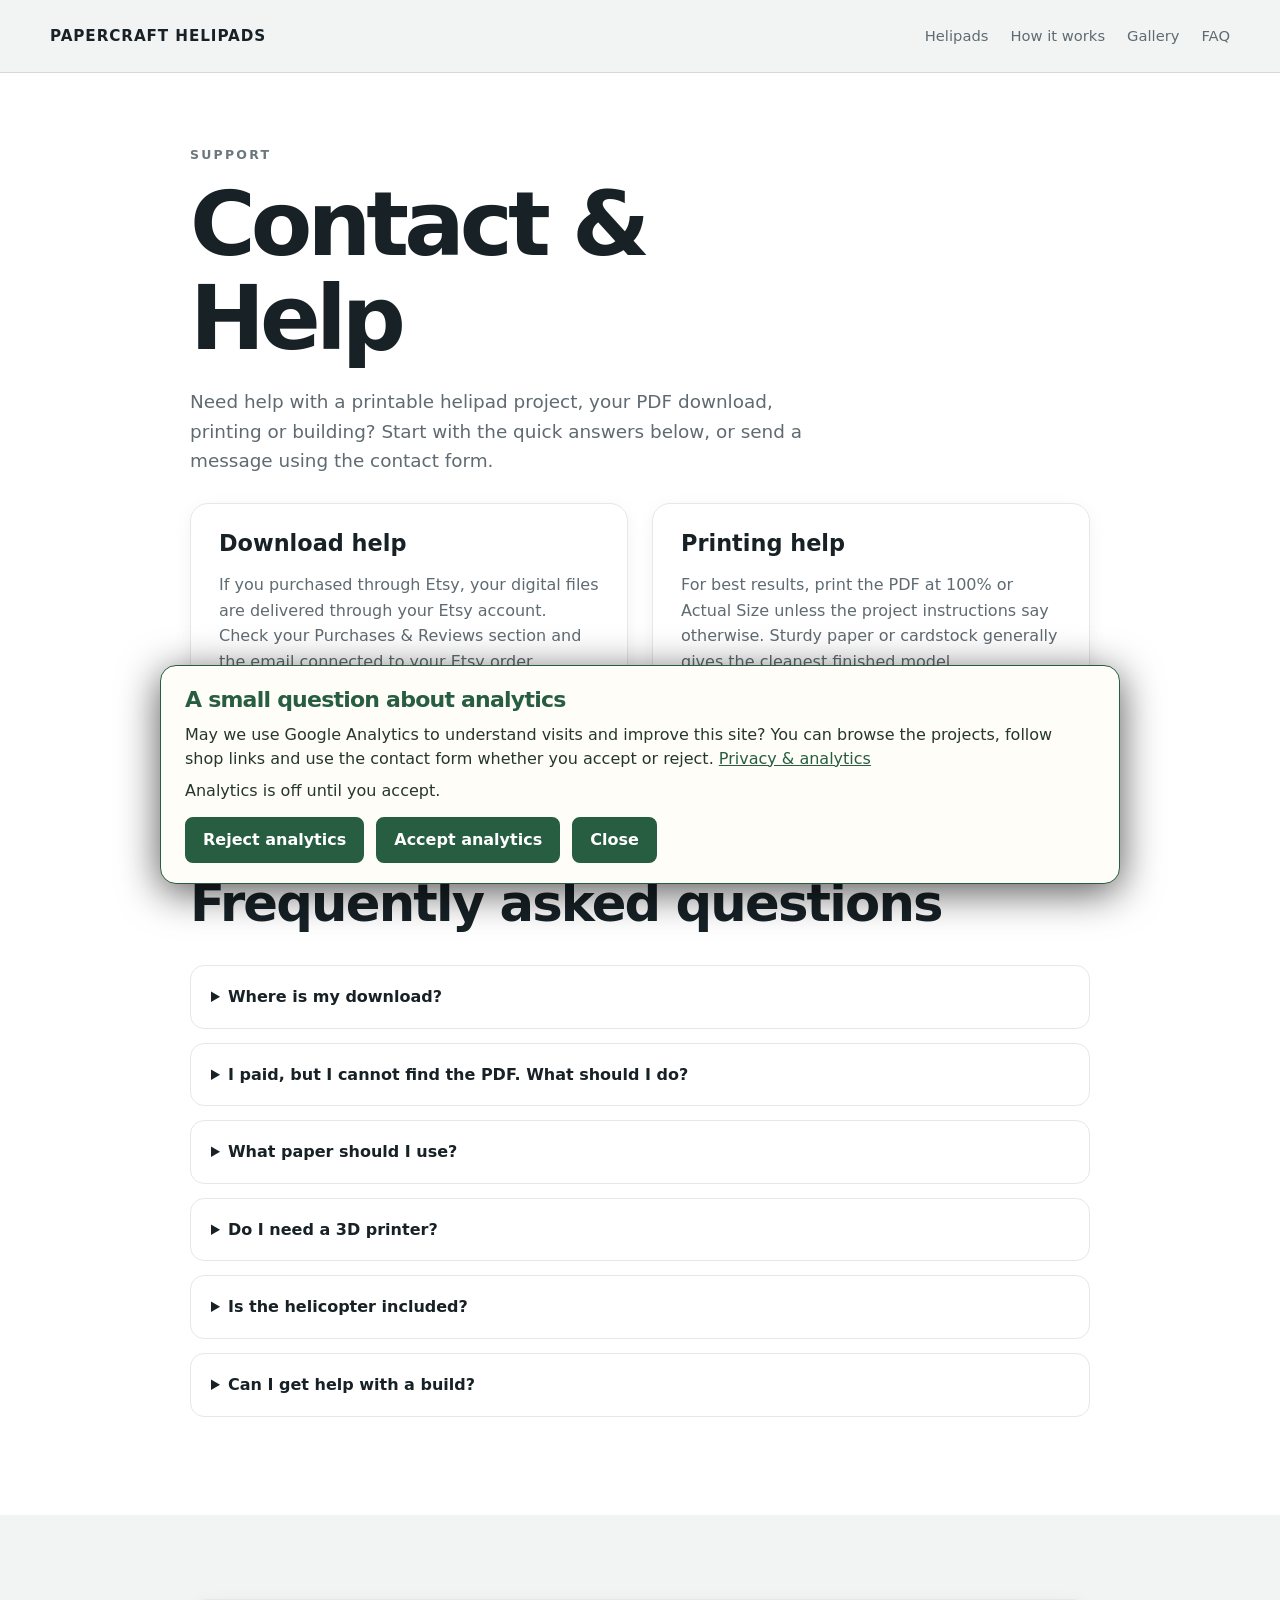
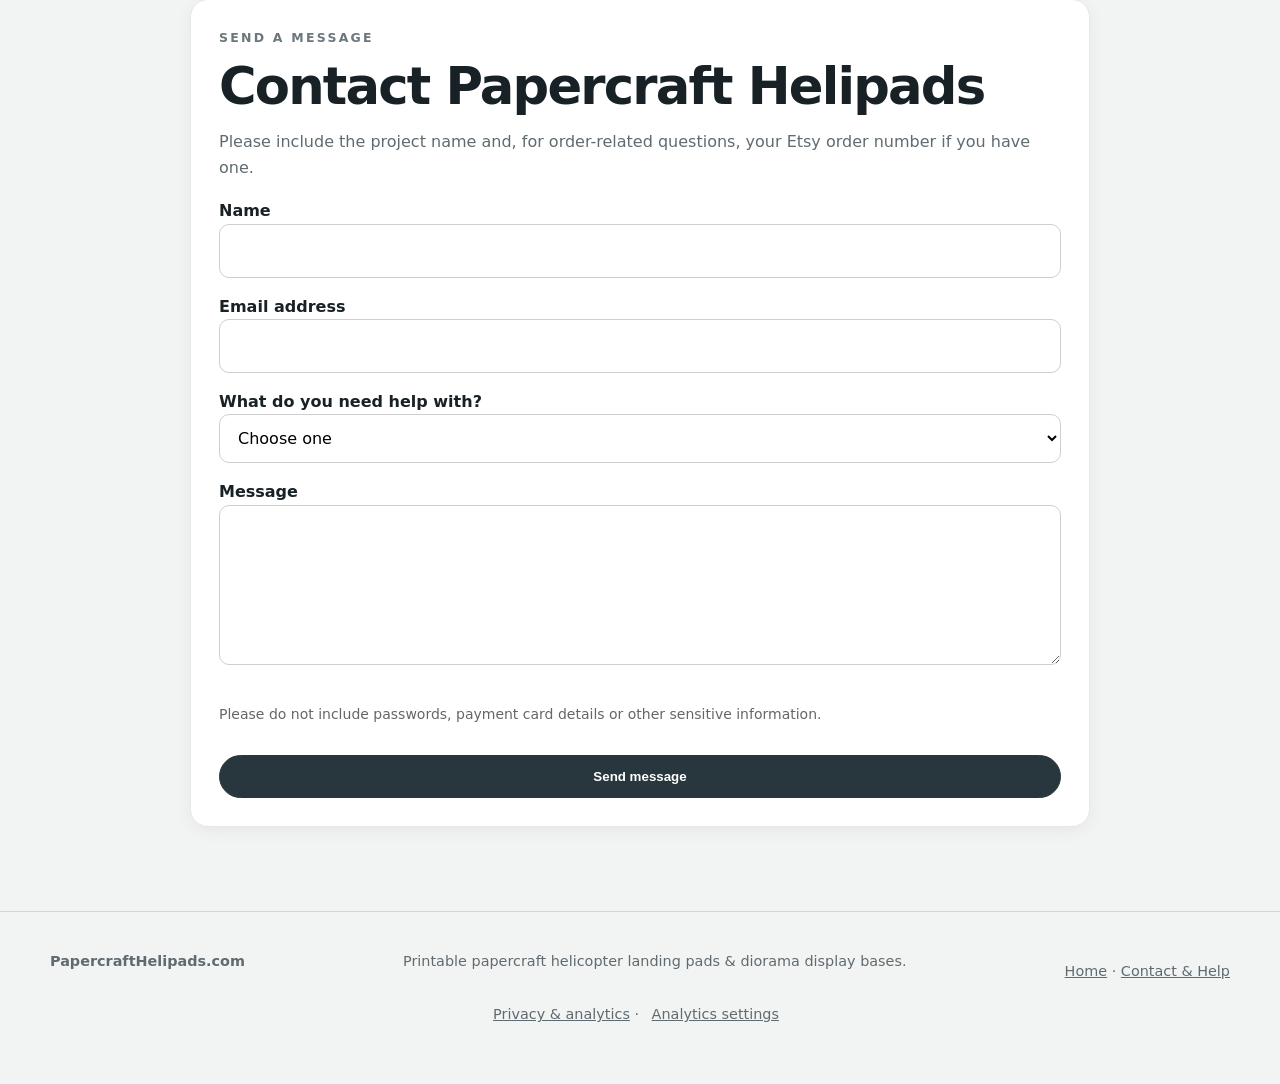
<file: contact.html>
<!doctype html>
<html lang="en">
<head>
  <!-- Google Analytics -->
  
  

  <meta charset="utf-8">
  <meta name="viewport" content="width=device-width, initial-scale=1">
  <title>Contact & Help | Papercraft Helipads</title>
  <meta name="description" content="Contact Papercraft Helipads for help with printable helipad PDF projects, downloads, printing, building and product questions.">
  <link rel="canonical" href="https://papercrafthelipads.com/contact.html">
  <meta name="robots" content="index,follow">
  <link rel="stylesheet" href="styles.css">

  <style>
    .contact-hero{padding:72px 0 42px;background:#fff}
    .contact-wrap{max-width:900px;margin:0 auto}
    .help-grid{display:grid;grid-template-columns:1fr 1fr;gap:24px;margin-top:28px}
    .help-card,.contact-card{background:#fff;border:1px solid #e7e7e7;border-radius:18px;padding:28px;box-shadow:0 4px 18px rgba(0,0,0,.05)}
    .help-card h3,.contact-card h2{margin-top:0}
    .faq-list details{background:#fff;border:1px solid #e7e7e7;border-radius:14px;padding:18px 20px;margin:14px 0}
    .faq-list summary{cursor:pointer;font-weight:700}
    .contact-form{display:grid;gap:16px;margin-top:18px}
    .contact-form label{font-weight:700}
    .contact-form input,.contact-form textarea,.contact-form select{width:100%;padding:13px 14px;border:1px solid #cfcfcf;border-radius:10px;font:inherit;background:#fff}
    .contact-form textarea{min-height:160px;resize:vertical}
    .form-note{font-size:14px;color:#666}
    .form-status{display:none;margin-top:16px;padding:14px 16px;border-radius:10px;background:#eef7f1;color:#214d32;font-weight:700}
    .legal-links{margin-top:10px}
    .legal-links a{color:inherit}
    @media(max-width:760px){.help-grid{grid-template-columns:1fr}}
  </style>
<link rel="stylesheet" href="/analytics-consent.css">
<script defer src="/analytics-consent.js"></script>
</head>
<body>
<header class="site-header">
  <div class="container nav">
    <a class="brand" href="/">Papercraft Helipads</a>
    <nav class="nav-links" aria-label="Primary navigation">
      <a href="/#designs">Helipads</a>
      <a href="/#build">How it works</a>
      <a href="/#gallery">Gallery</a>
      <a href="/#faq">FAQ</a>
    </nav>
  </div>
</header>

<main>
  <section class="contact-hero">
    <div class="container contact-wrap">
      <p class="eyebrow">Support</p>
      <h1>Contact & Help</h1>
      <p class="lead">Need help with a printable helipad project, your PDF download, printing or building? Start with the quick answers below, or send a message using the contact form.</p>

      <div class="help-grid">
        <div class="help-card">
          <h3>Download help</h3>
          <p class="muted">If you purchased through Etsy, your digital files are delivered through your Etsy account. Check your Purchases & Reviews section and the email connected to your Etsy order.</p>
        </div>
        <div class="help-card">
          <h3>Printing help</h3>
          <p class="muted">For best results, print the PDF at 100% or Actual Size unless the project instructions say otherwise. Sturdy paper or cardstock generally gives the cleanest finished model.</p>
        </div>
      </div>
    </div>
  </section>

  <section class="section white">
    <div class="container contact-wrap">
      <div class="section-intro">
        <p class="eyebrow">Quick answers</p>
        <h2>Frequently asked questions</h2>
      </div>

      <div class="faq-list">
        <details>
          <summary>Where is my download?</summary>
          <p>If you purchased on Etsy, sign in to the Etsy account used for the order and open Purchases & Reviews. Your digital files should be available there once payment is confirmed.</p>
        </details>
        <details>
          <summary>I paid, but I cannot find the PDF. What should I do?</summary>
          <p>First check that the order is marked as completed and that you are signed in to the correct Etsy account. If the file still does not appear, use the contact form below and include your order number.</p>
        </details>
        <details>
          <summary>What paper should I use?</summary>
          <p>Regular printer paper works for many parts, but slightly heavier paper or cardstock is usually better for raised walls, ramps and structural pieces.</p>
        </details>
        <details>
          <summary>Do I need a 3D printer?</summary>
          <p>No. These are printable papercraft projects. You build them with a normal printer, paper or cardstock, cutting tools and glue.</p>
        </details>
        <details>
          <summary>Is the helicopter included?</summary>
          <p>No. Helicopters, drones, vehicles and figures shown in product images are display examples only unless a listing explicitly says otherwise.</p>
        </details>
        <details>
          <summary>Can I get help with a build?</summary>
          <p>Yes. Use the form below and describe where you are stuck. If relevant, mention which helipad project you are building.</p>
        </details>
      </div>
    </div>
  </section>

  <section class="section">
    <div class="container contact-wrap">
      <div class="contact-card">
        <p class="eyebrow">Send a message</p>
        <h2>Contact Papercraft Helipads</h2>
        <p class="muted">Please include the project name and, for order-related questions, your Etsy order number if you have one.</p>

        <form id="contactForm" class="contact-form" action="https://api.web3forms.com/submit" method="POST">
          <input type="hidden" name="access_key" value="991f6f98-0e19-49b5-a30a-d3c2ef796dc9">
          <input type="hidden" name="subject" value="Papercraft Helipads Contact Form">
          <input type="hidden" name="from_name" value="Papercraft Helipads Website">
          <input type="checkbox" name="botcheck" style="display:none">

          <div>
            <label for="name">Name</label>
            <input id="name" name="name" type="text" autocomplete="name" required>
          </div>

          <div>
            <label for="email">Email address</label>
            <input id="email" name="email" type="email" autocomplete="email" required>
          </div>

          <div>
            <label for="topic">What do you need help with?</label>
            <select id="topic" name="topic" required>
              <option value="">Choose one</option>
              <option>Download or order</option>
              <option>Printing</option>
              <option>Building the model</option>
              <option>Product question</option>
              <option>Other</option>
            </select>
          </div>

          <div>
            <label for="message">Message</label>
            <textarea id="message" name="message" required></textarea>
          </div>

          <p class="form-note">Please do not include passwords, payment card details or other sensitive information.</p>
          <button class="button" type="submit">Send message</button>
          <div id="formStatus" class="form-status">Thanks — your message has been sent.</div>
        </form>
      </div>
    </div>
  </section>
</main>

<footer class="site-footer">
  <div class="container footer-row">
    <strong>PapercraftHelipads.com</strong>
    <span>Printable papercraft helicopter landing pads & diorama display bases.</span>
    <span class="legal-links"><a href="/">Home</a> · <a href="/contact.html">Contact & Help</a></span>
  </div>
<div class="analytics-footer"><a href="/privacy.html">Privacy &amp; analytics</a> · <button type="button" class="analytics-settings">Analytics settings</button></div></footer>

<script>
document.getElementById('contactForm').addEventListener('submit', async function(event) {
  event.preventDefault();
  const form = event.currentTarget;
  const button = form.querySelector('button[type="submit"]');
  const status = document.getElementById('formStatus');

  button.disabled = true;
  button.textContent = 'Sending...';

  try {
    const response = await fetch(form.action, {
      method: 'POST',
      body: new FormData(form)
    });
    const data = await response.json();

    if (data.success) {
      form.reset();
      status.style.display = 'block';
      status.textContent = 'Thanks — your message has been sent.';
    } else {
      status.style.display = 'block';
      status.textContent = 'Sorry, the message could not be sent. Please try again.';
    }
  } catch (error) {
    status.style.display = 'block';
    status.textContent = 'Sorry, there was a connection problem. Please try again.';
  } finally {
    button.disabled = false;
    button.textContent = 'Send message';
  }
});
</script>
</body>
</html>
</file>
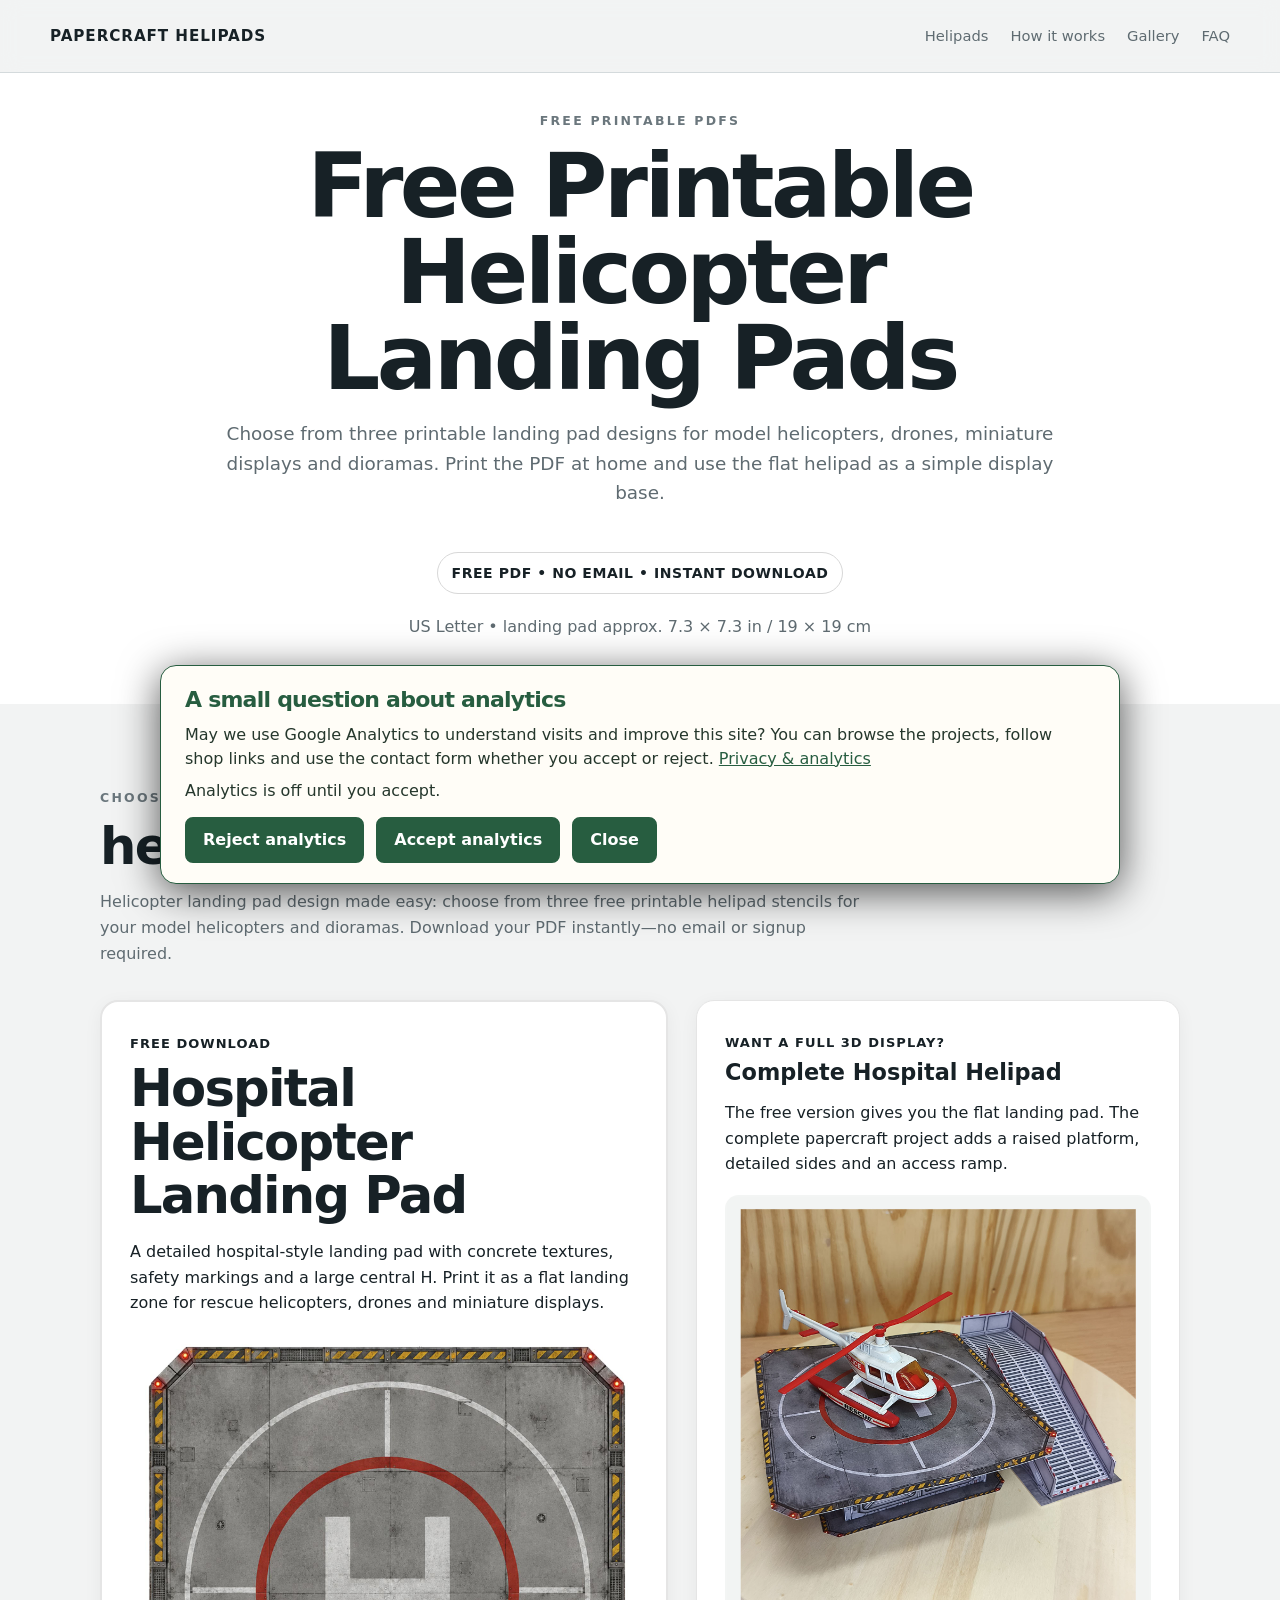
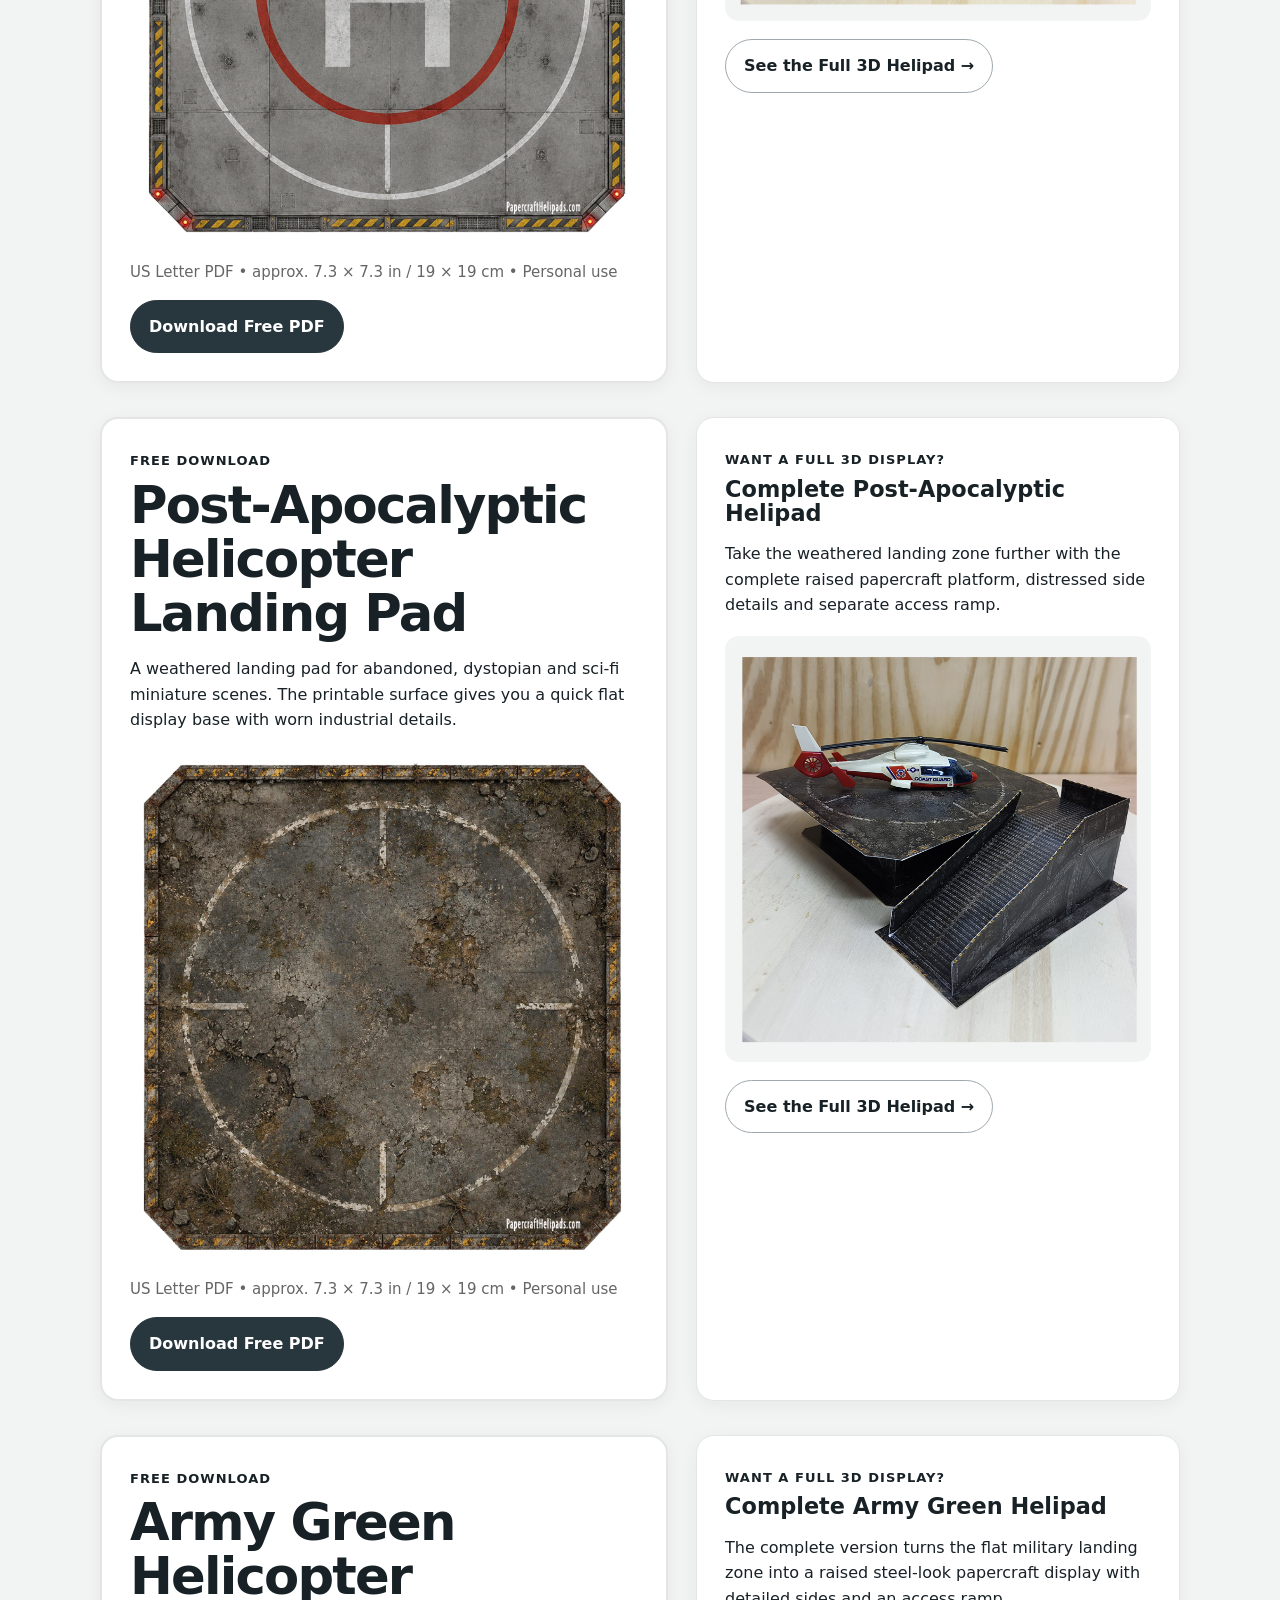
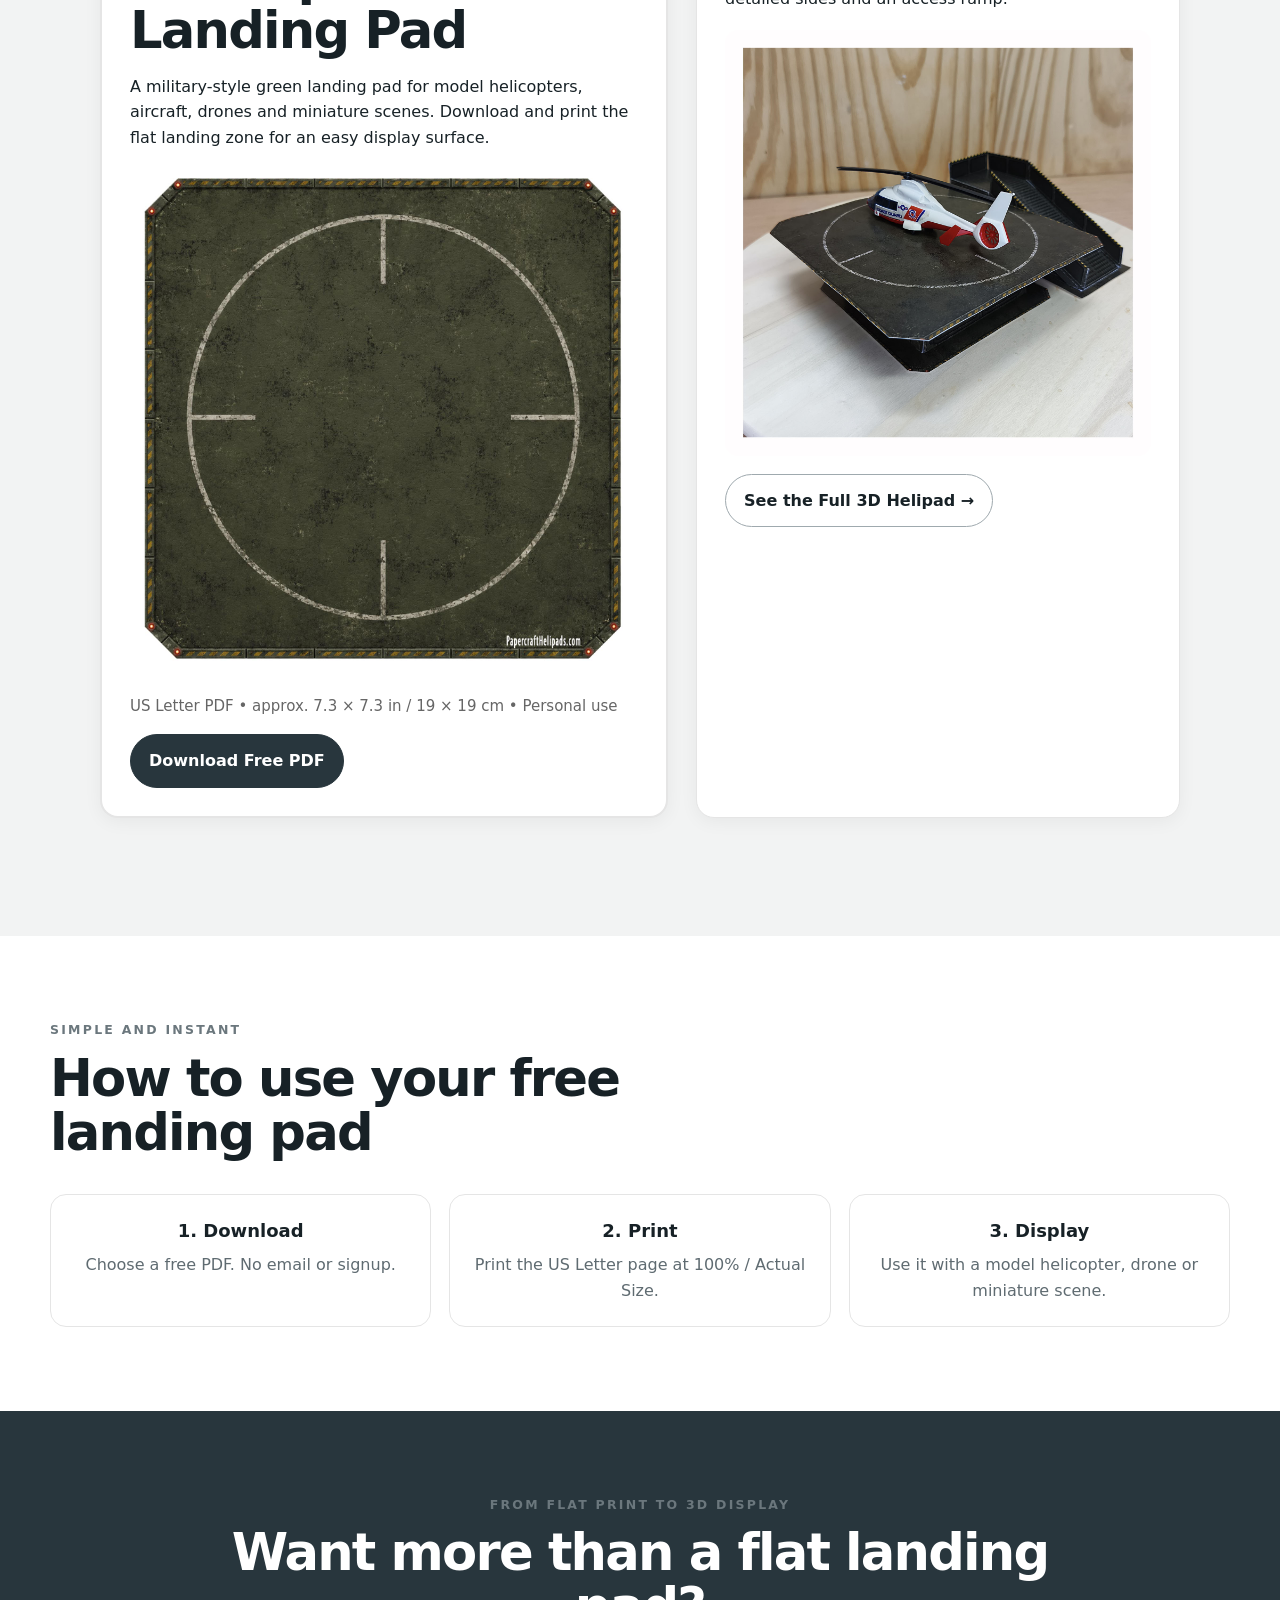
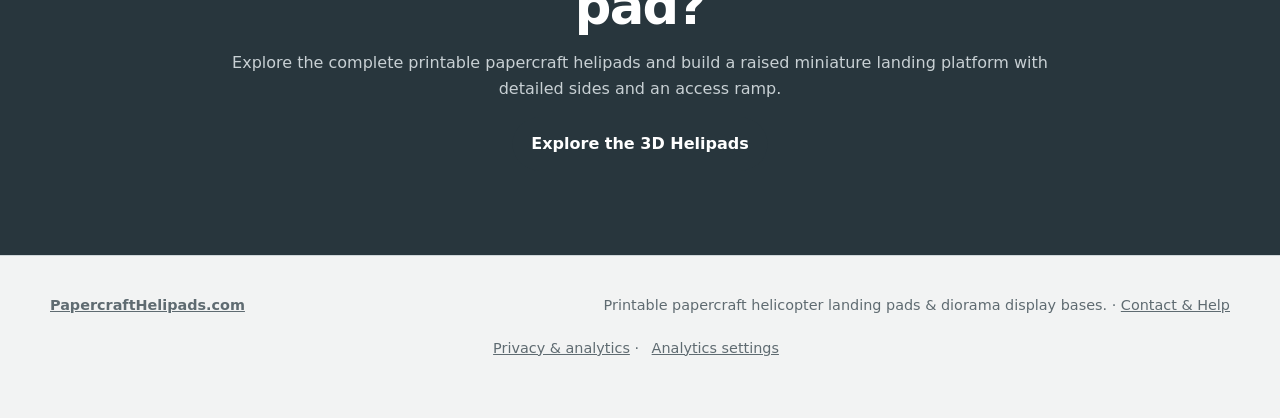
<file: free-printable-helipads.html>
<!doctype html>
<html lang="en">
<head>


<meta charset="utf-8"><meta name="viewport" content="width=device-width,initial-scale=1">
<title>Free Printable Helicopter Landing Pads | Helipad PDF Downloads</title>
<meta name="description" content="Download 3 free printable helicopter landing pad PDFs: Hospital, Post-Apocalyptic and Army Green helipad designs. US Letter, instant download, no email or signup required.">
<link rel="canonical" href="https://papercrafthelipads.com/free-printable-helipads.html">
<meta name="robots" content="index,follow,max-image-preview:large">
<link rel="stylesheet" href="styles.css">
<style>
.free-hero{padding:38px 0 48px;background:#fff;text-align:center}.free-hero h1{max-width:980px;margin:10px auto 18px;font-size:clamp(56px,7vw,108px);line-height:.96;letter-spacing:-.04em;text-wrap:balance}.free-hero .lead{max-width:860px;margin-left:auto;margin-right:auto}.free-badge{display:inline-block;margin:16px 0 4px;padding:9px 14px;border:1px solid #d8d8d8;border-radius:999px;font-weight:800;font-size:14px;letter-spacing:.04em;background:#fff}.free-wrap{max-width:1080px;margin:0 auto}.free-pair{display:grid;grid-template-columns:1.08fr .92fr;gap:28px;align-items:stretch;margin:34px 0}.free-card,.full-card{background:#fff;border:1px solid #e5e5e5;border-radius:18px;padding:28px;box-shadow:0 4px 18px rgba(0,0,0,.05)}.free-card{border-width:2px}.free-card h2,.full-card h3{margin-top:6px}.free-kicker{font-size:13px;font-weight:800;text-transform:uppercase;letter-spacing:.08em}.download-meta{margin:16px 0;color:#666;font-size:15px}.free-preview{width:100%;height:auto;aspect-ratio:1/1;object-fit:cover;border-radius:14px;margin:18px 0;display:block}.full-card img{width:100%;height:auto;aspect-ratio:1/1;object-fit:cover;border-radius:14px;margin:18px 0}.simple-steps{display:grid;grid-template-columns:repeat(3,1fr);gap:18px;margin-top:28px}.simple-step{background:#fff;border:1px solid #e5e5e5;border-radius:16px;padding:22px;text-align:center}.simple-step strong{display:block;font-size:18px;margin-bottom:7px}.free-note{max-width:820px;margin:0 auto;text-align:center}@media(max-width:780px){.free-pair{grid-template-columns:1fr}.simple-steps{grid-template-columns:1fr}.free-hero{padding:30px 0 42px}.free-hero h1{font-size:clamp(48px,15vw,72px);line-height:.98}}
</style>
<link rel="stylesheet" href="/analytics-consent.css">
<script defer src="/analytics-consent.js"></script>
</head>
<body>
<header class="site-header"><div class="container nav"><a class="brand" href="/">Papercraft Helipads</a><nav class="nav-links" aria-label="Primary navigation"><a href="/#designs">Helipads</a><a href="/#build">How it works</a><a href="/#gallery">Gallery</a><a href="/#faq">FAQ</a></nav></div></header>
<main>
<section class="free-hero"><div class="container"><p class="eyebrow">Free printable PDFs</p><h1>Free Printable Helicopter Landing Pads</h1><p class="lead">Choose from three printable landing pad designs for model helicopters, drones, miniature displays and dioramas. Print the PDF at home and use the flat helipad as a simple display base.</p><div class="free-badge">FREE PDF • NO EMAIL • INSTANT DOWNLOAD</div><p class="muted">US Letter • landing pad approx. 7.3 × 7.3 in / 19 × 19 cm</p></div></section>
<section class="section"><div class="container free-wrap"><div class="section-intro"><p class="eyebrow">Choose your landing pad</p><h2>helipad stencils for free</h2><p class="muted">Helicopter landing pad design made easy: choose from three free printable helipad stencils for your model helicopters and dioramas. Download your PDF instantly—no email or signup required.</p></div>
<div class="free-pair"><article class="free-card"><span class="free-kicker">Free download</span><h2>Hospital Helicopter Landing Pad</h2><p>A detailed hospital-style landing pad with concrete textures, safety markings and a large central H. Print it as a flat landing zone for rescue helicopters, drones and miniature displays.</p><img class="free-preview" src="free-printable-hospital-helicopter-landing-pad.jpg" alt="Free printable hospital helicopter landing pad with helipad markings and H symbol" width="1600" height="1600"><p class="download-meta">US Letter PDF • approx. 7.3 × 7.3 in / 19 × 19 cm • Personal use</p><a class="button" href="free-printable-hospital-helicopter-landing-pad.pdf" download>Download Free PDF</a></article><article class="full-card"><span class="free-kicker">Want a full 3D display?</span><h3>Complete Hospital Helipad</h3><p>The free version gives you the flat landing pad. The complete papercraft project adds a raised platform, detailed sides and an access ramp.</p><img src="hospital-helipad-diorama-miniature-helicopter.jpg" alt="Complete 3D Hospital papercraft helipad with miniature rescue helicopter" loading="lazy"><a class="button secondary" href="hospital-helipad.html">See the Full 3D Helipad →</a></article></div>
<div class="free-pair"><article class="free-card"><span class="free-kicker">Free download</span><h2>Post-Apocalyptic Helicopter Landing Pad</h2><p>A weathered landing pad for abandoned, dystopian and sci-fi miniature scenes. The printable surface gives you a quick flat display base with worn industrial details.</p><img class="free-preview" src="free-printable-post-apocalyptic-helicopter-landing-pad.jpg" alt="Free printable post-apocalyptic helicopter landing pad with weathered helipad markings" width="1600" height="1600"><p class="download-meta">US Letter PDF • approx. 7.3 × 7.3 in / 19 × 19 cm • Personal use</p><a class="button" href="free-printable-post-apocalyptic-helicopter-landing-pad.pdf" download>Download Free PDF</a></article><article class="full-card"><span class="free-kicker">Want a full 3D display?</span><h3>Complete Post-Apocalyptic Helipad</h3><p>Take the weathered landing zone further with the complete raised papercraft platform, distressed side details and separate access ramp.</p><img src="post-apocalyptic-helipad-diorama-helicopter.jpg" alt="Complete 3D Post-Apocalyptic papercraft helicopter landing pad" loading="lazy"><a class="button secondary" href="post-apocalyptic-helipad.html">See the Full 3D Helipad →</a></article></div>
<div class="free-pair"><article class="free-card"><span class="free-kicker">Free download</span><h2>Army Green Helicopter Landing Pad</h2><p>A military-style green landing pad for model helicopters, aircraft, drones and miniature scenes. Download and print the flat landing zone for an easy display surface.</p><img class="free-preview" src="free-printable-army-green-helicopter-landing-pad.jpg" alt="Free printable army green helicopter landing pad for military miniature displays" width="1600" height="1600"><p class="download-meta">US Letter PDF • approx. 7.3 × 7.3 in / 19 × 19 cm • Personal use</p><a class="button" href="free-printable-army-green-helicopter-landing-pad.pdf" download>Download Free PDF</a></article><article class="full-card"><span class="free-kicker">Want a full 3D display?</span><h3>Complete Army Green Helipad</h3><p>The complete version turns the flat military landing zone into a raised steel-look papercraft display with detailed sides and an access ramp.</p><img src="army-green-helipad-diorama-helicopter.jpg" alt="Complete 3D Army Green military-style papercraft helicopter landing pad" loading="lazy"><a class="button secondary" href="army-green-helipad.html">See the Full 3D Helipad →</a></article></div>
</div></section>
<section class="section white"><div class="container"><div class="section-intro"><p class="eyebrow">Simple and instant</p><h2>How to use your free landing pad</h2></div><div class="simple-steps"><div class="simple-step"><strong>1. Download</strong><span class="muted">Choose a free PDF. No email or signup.</span></div><div class="simple-step"><strong>2. Print</strong><span class="muted">Print the US Letter page at 100% / Actual Size.</span></div><div class="simple-step"><strong>3. Display</strong><span class="muted">Use it with a model helicopter, drone or miniature scene.</span></div></div></div></section>
<section class="section dark"><div class="container free-note"><p class="eyebrow">From flat print to 3D display</p><h2>Want more than a flat landing pad?</h2><p class="muted">Explore the complete printable papercraft helipads and build a raised miniature landing platform with detailed sides and an access ramp.</p><div class="actions" style="justify-content:center"><a class="button" href="/#designs">Explore the 3D Helipads</a></div></div></section>
</main>
<footer class="site-footer"><div class="container footer-row"><strong><a href="/">PapercraftHelipads.com</a></strong><span>Printable papercraft helicopter landing pads & diorama display bases. · <a href="contact.html">Contact & Help</a></span></div><div class="analytics-footer"><a href="/privacy.html">Privacy &amp; analytics</a> · <button type="button" class="analytics-settings">Analytics settings</button></div></footer>
</body></html>
</file>
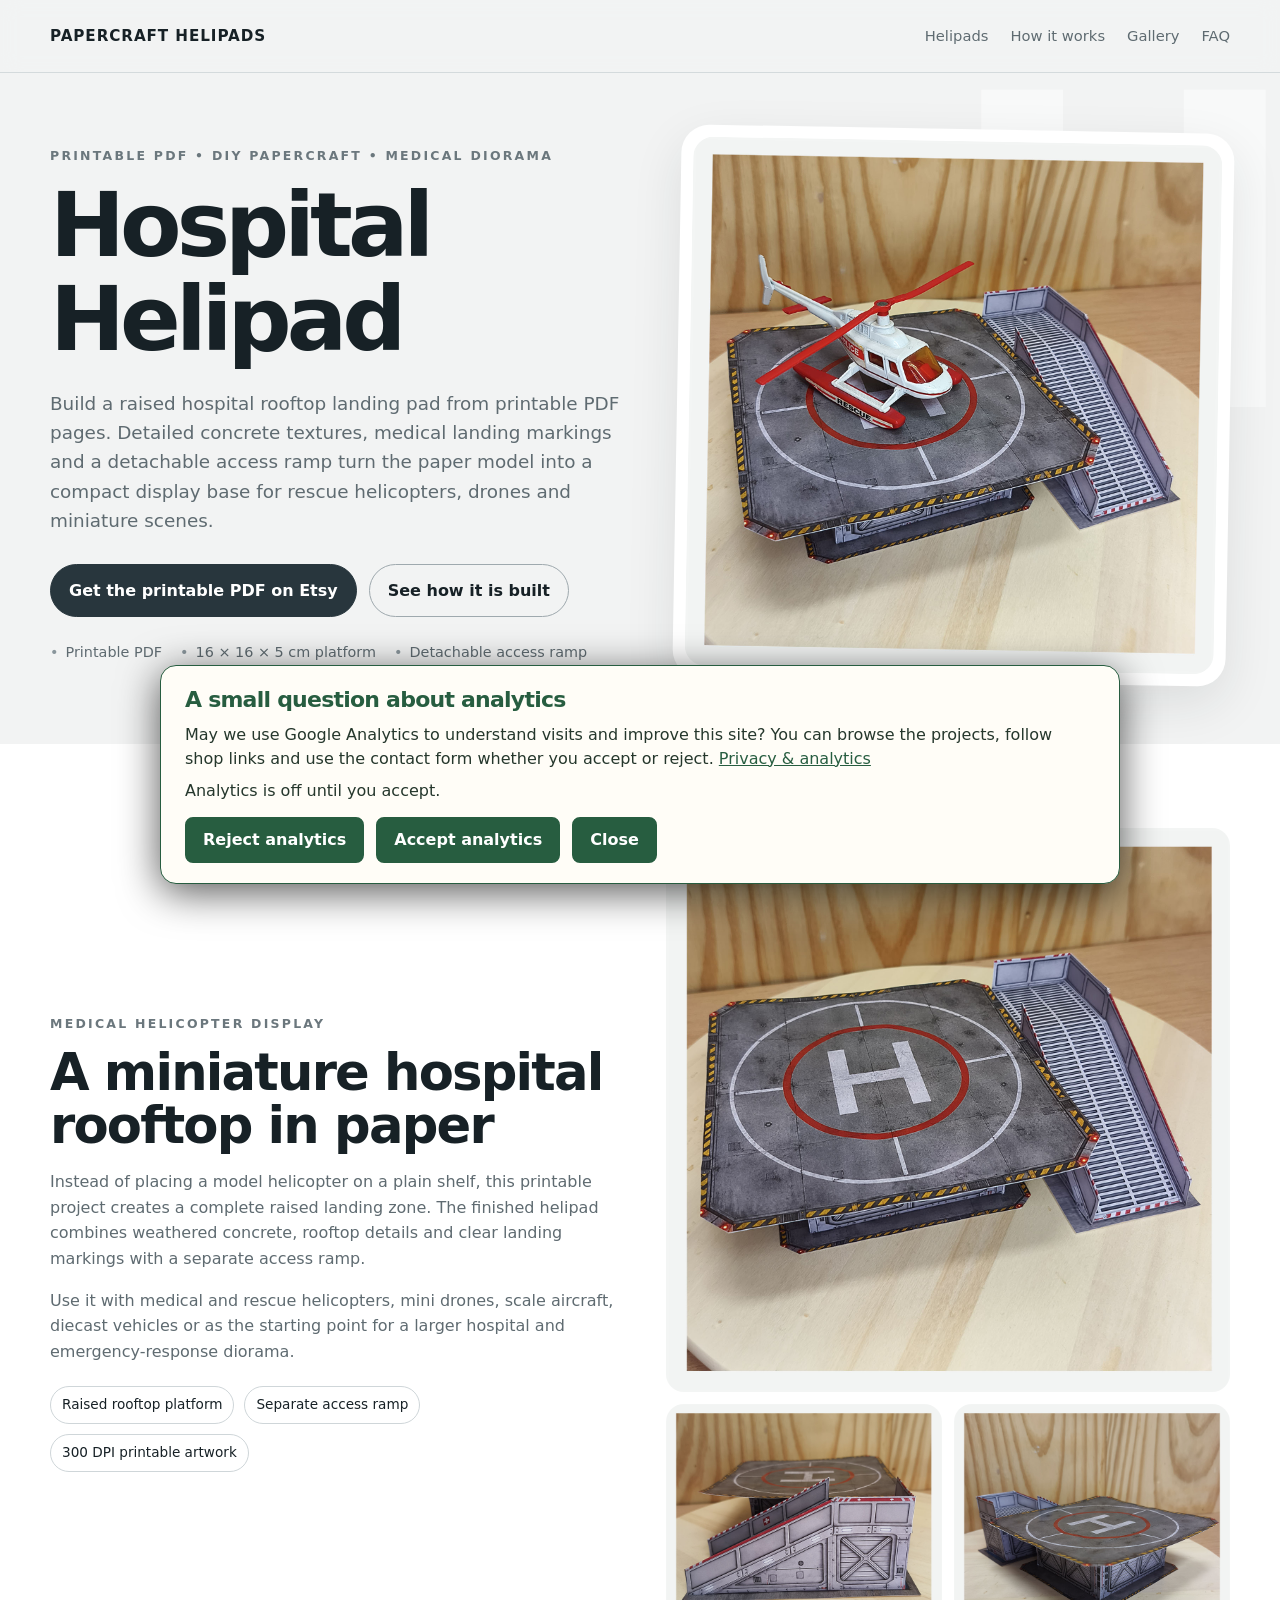
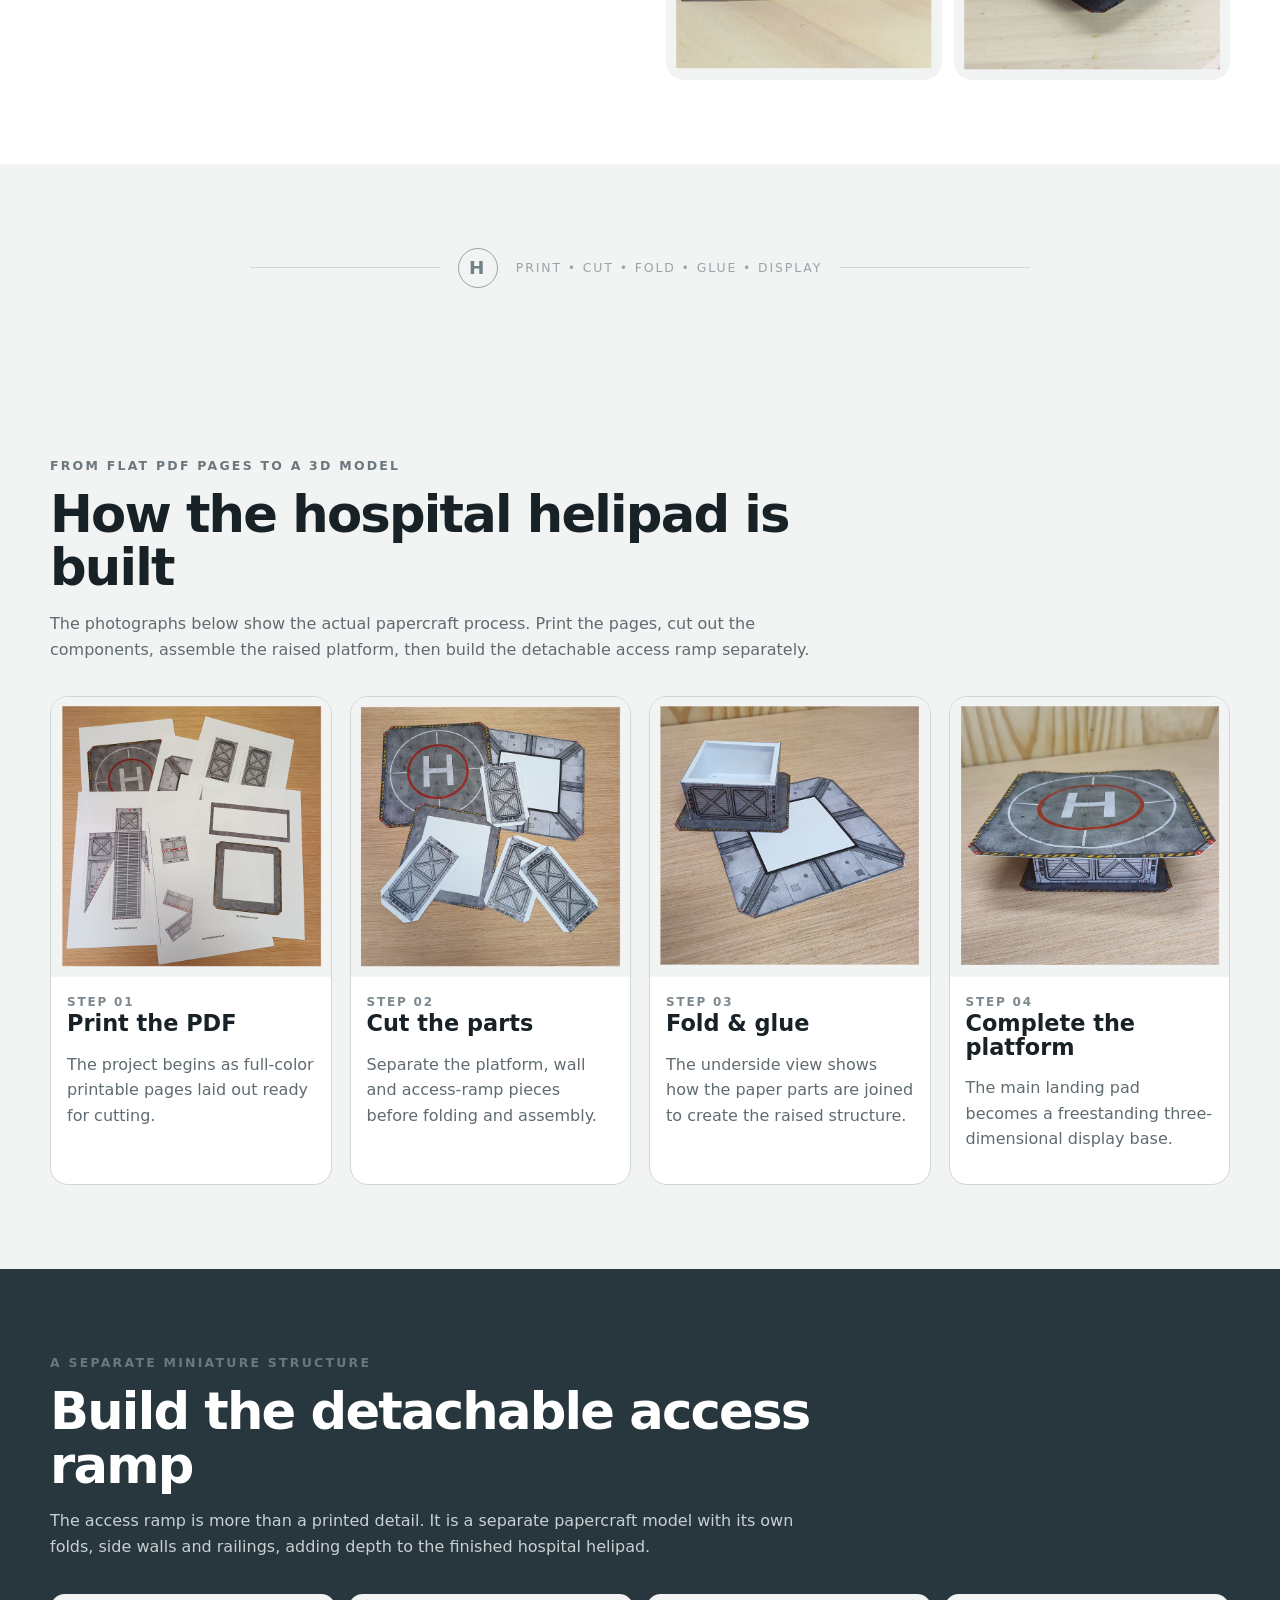
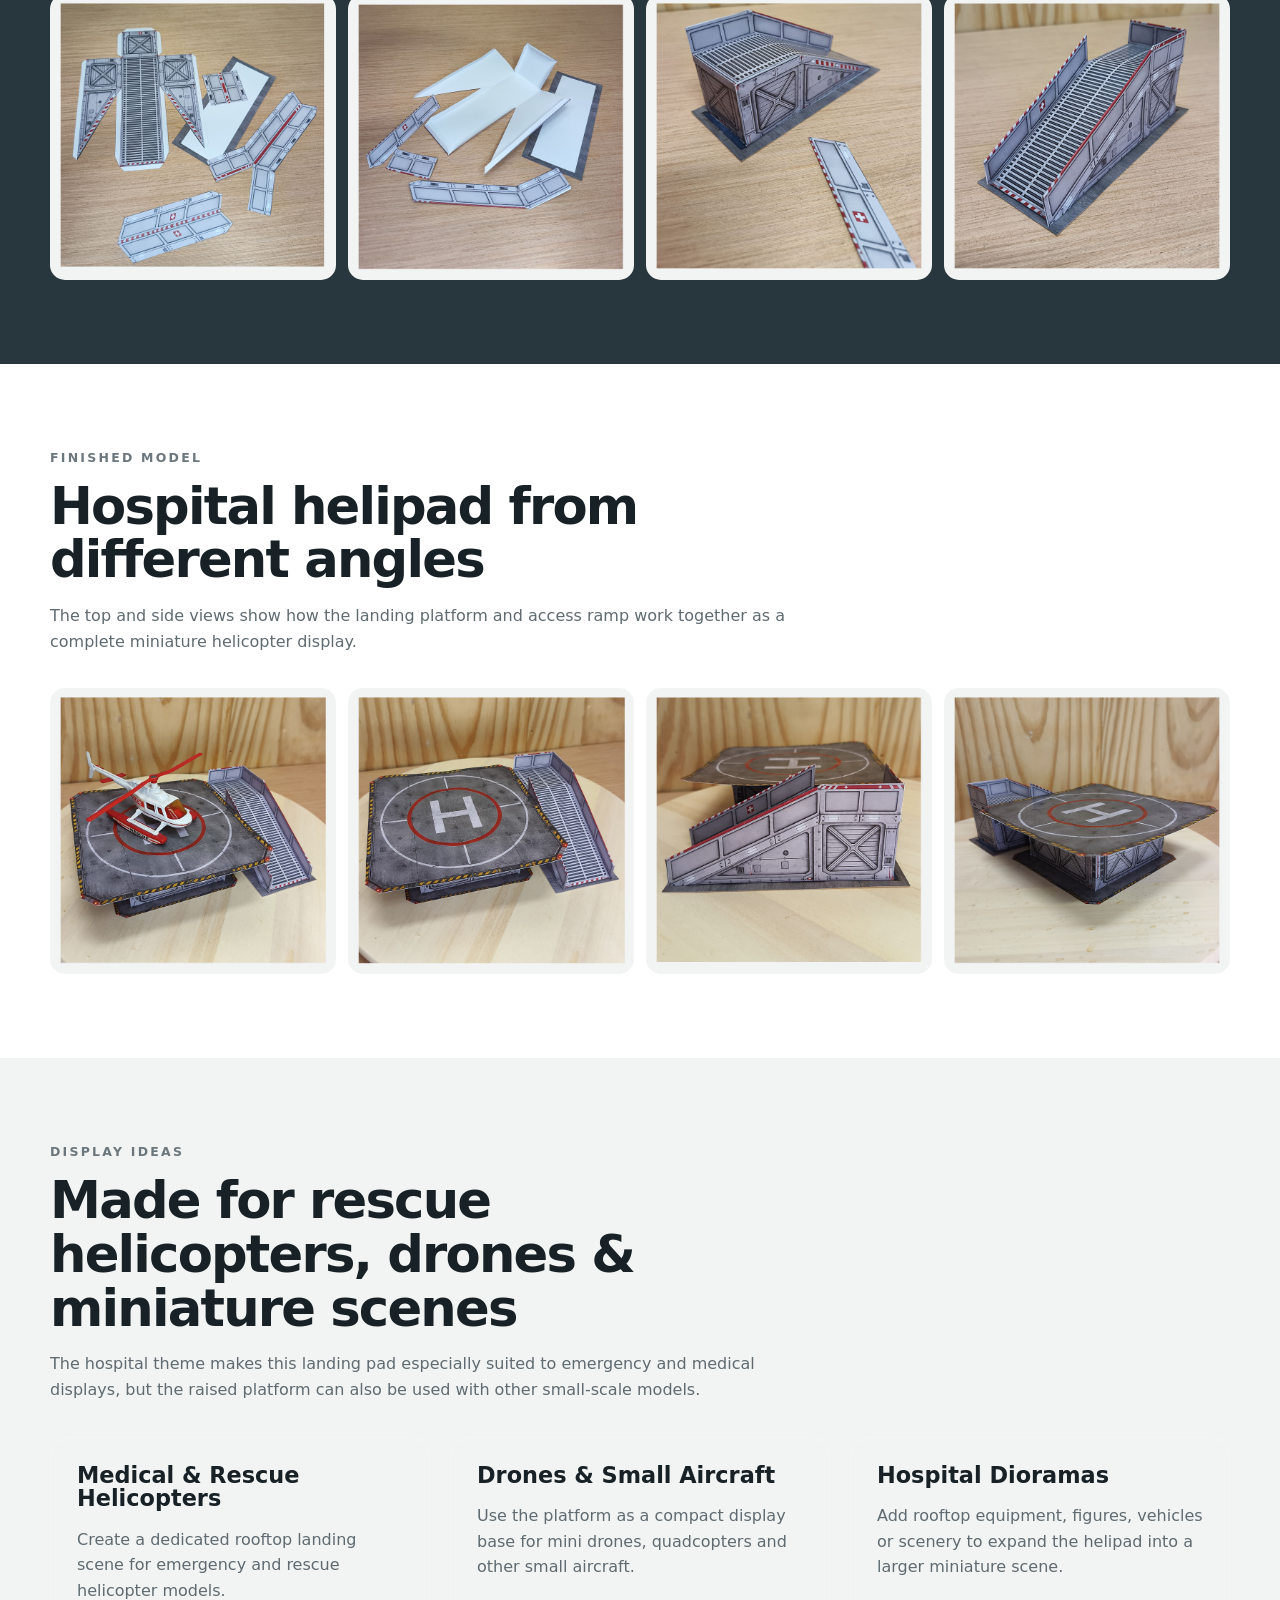
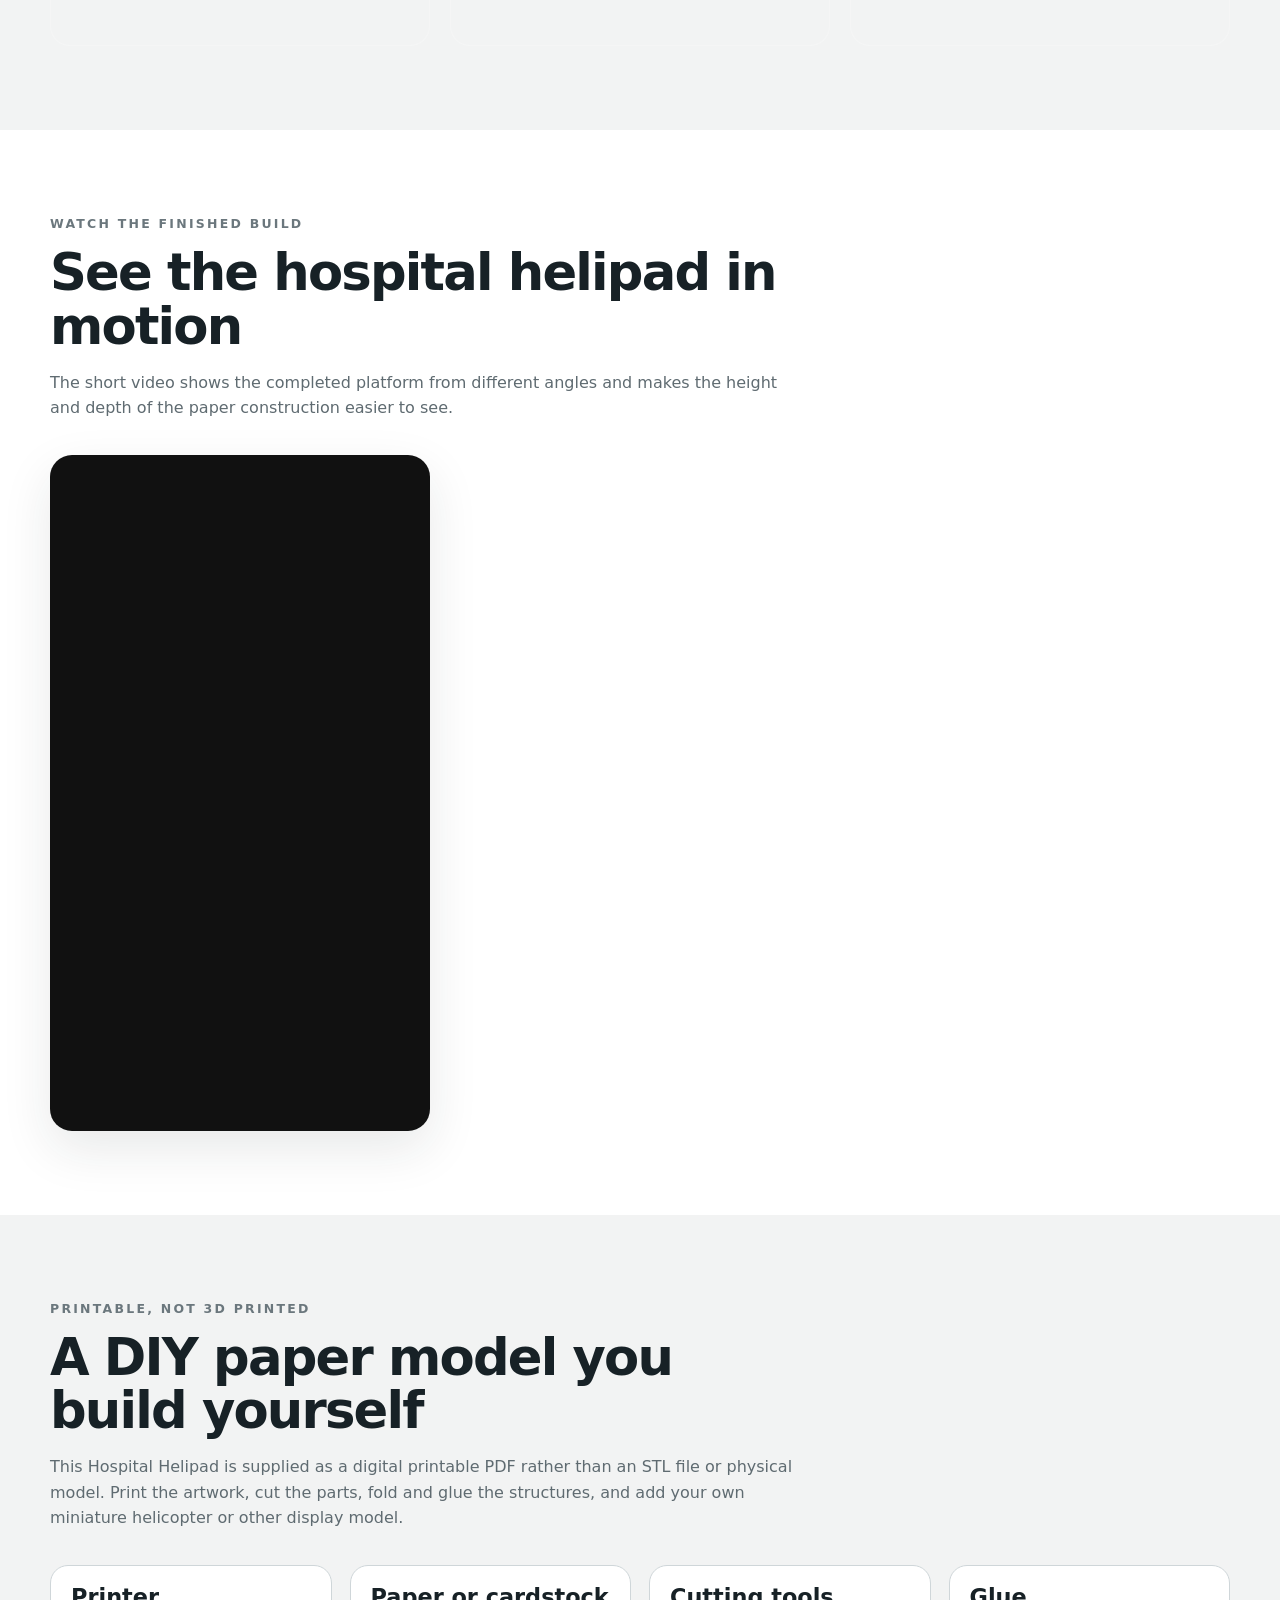
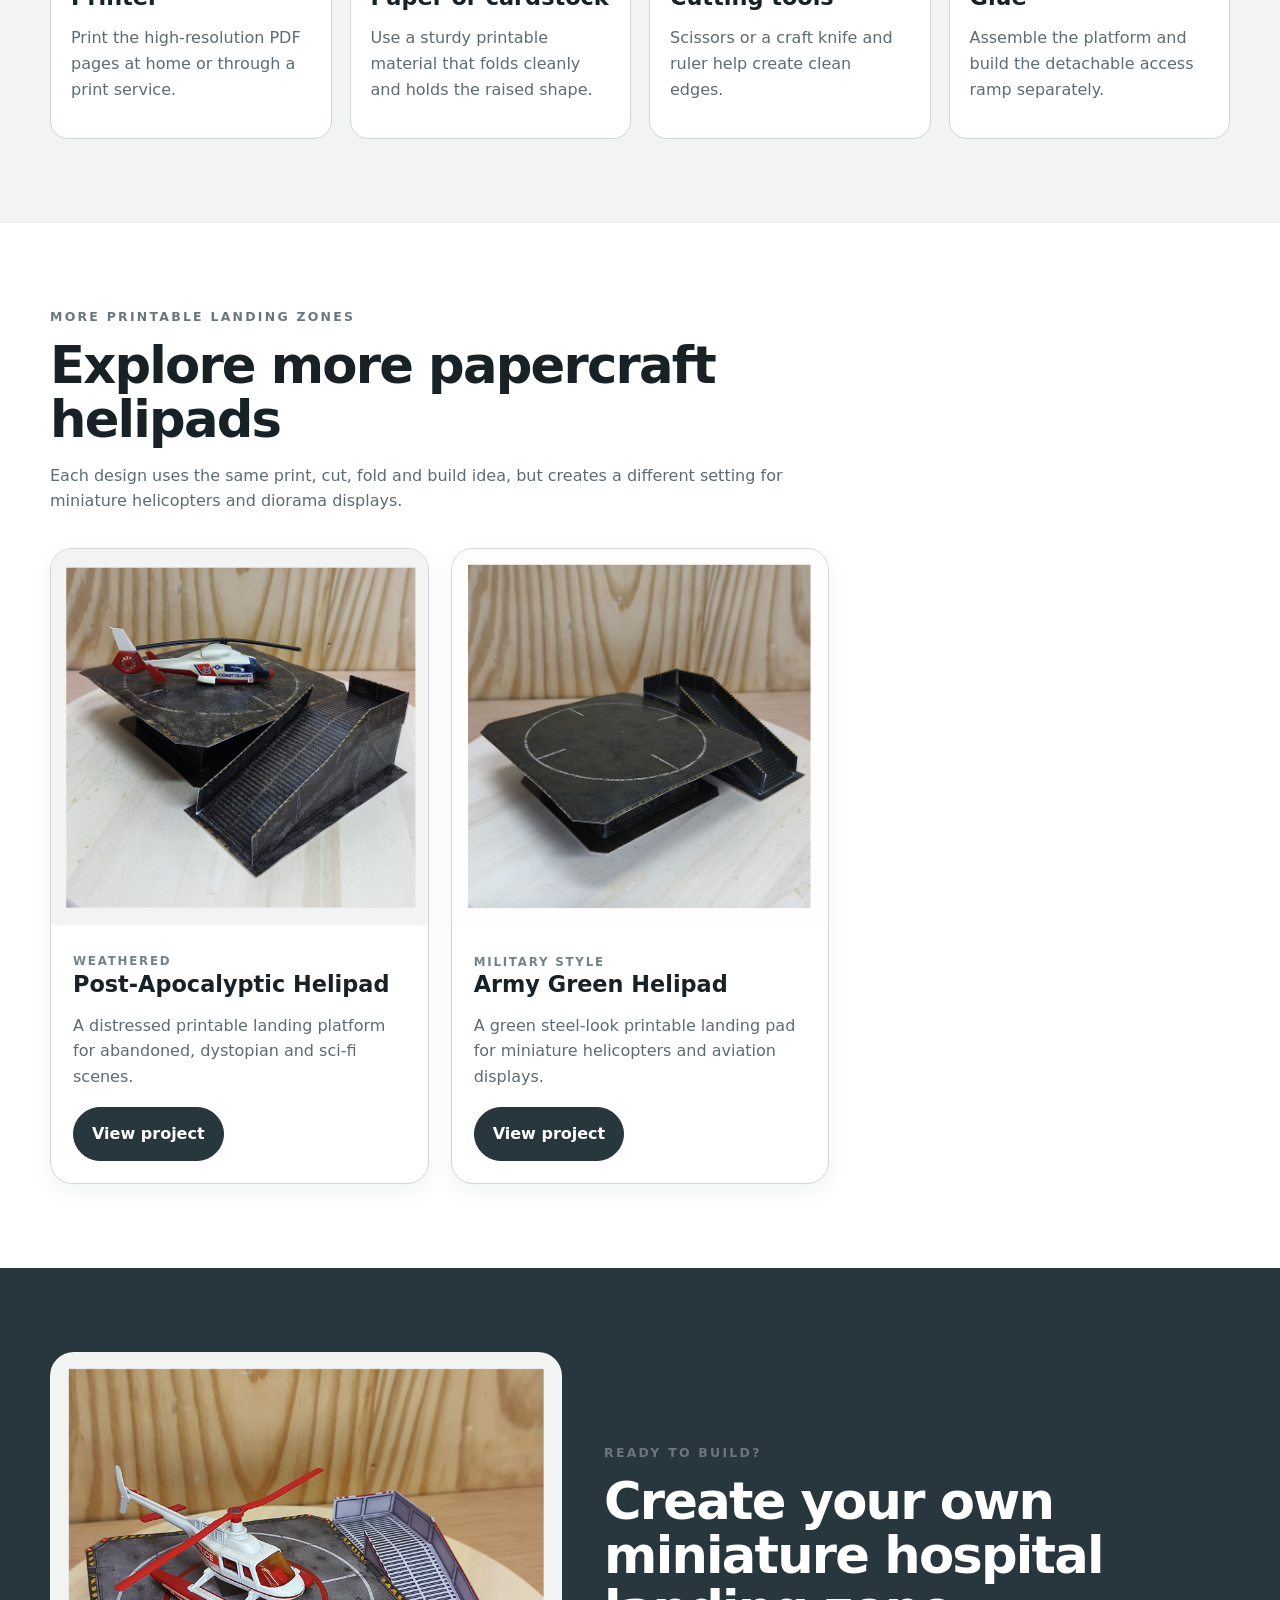
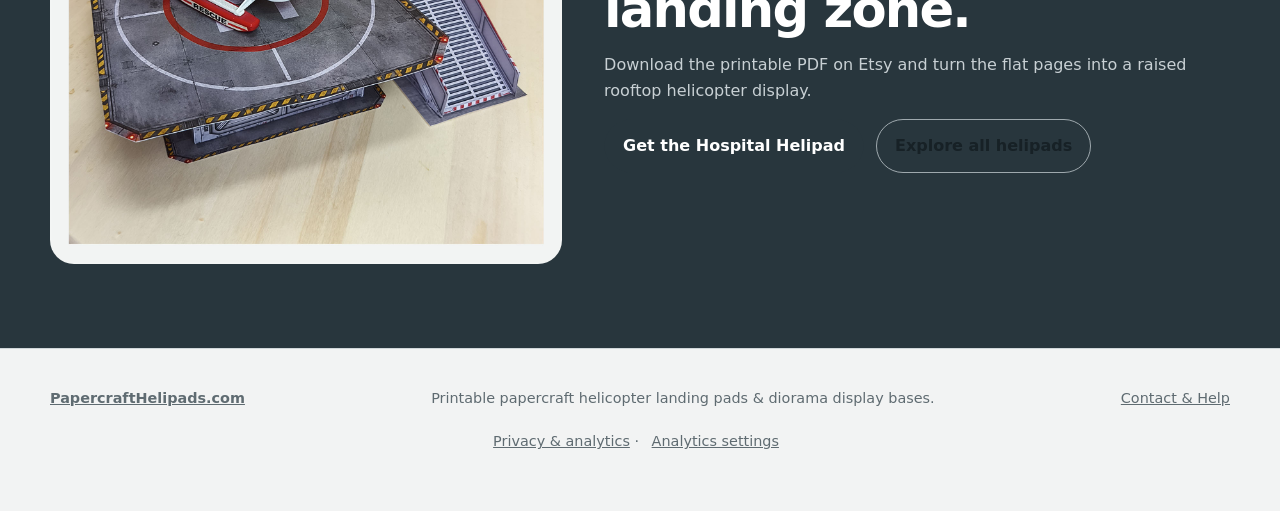
<file: hospital-helipad.html>
<!doctype html>
<html lang="en">
<head>
  <meta charset="utf-8">
  <meta name="viewport" content="width=device-width, initial-scale=1">
  <title>Hospital Helipad | Printable Papercraft Helicopter Display Base</title>
  <meta name="description" content="Build a printable hospital helipad with a raised rooftop landing platform and detachable access ramp. DIY papercraft display base for rescue helicopters, drones and miniature dioramas.">
  <link rel="canonical" href="https://papercrafthelipads.com/hospital-helipad.html">
  <meta name="robots" content="index,follow,max-image-preview:large">
  <meta property="og:title" content="Hospital Helipad | Printable Papercraft Helicopter Display Base">
  <meta property="og:description" content="Print, cut and build a detailed hospital rooftop helipad for rescue helicopters, drones and miniature displays.">
  <meta property="og:type" content="article">
  <meta property="og:url" content="https://papercrafthelipads.com/hospital-helipad.html">
  <meta property="og:image" content="https://papercrafthelipads.com/hospital-helipad-diorama-miniature-helicopter.jpg">
  <link rel="stylesheet" href="styles.css">
<link rel="stylesheet" href="/analytics-consent.css">
<script defer src="/analytics-consent.js"></script>
</head>
<body>
<header class="site-header">
  <div class="container nav">
    <a class="brand" href="index.html">Papercraft Helipads</a>
    <nav class="nav-links" aria-label="Primary navigation">
      <a href="index.html#designs">Helipads</a>
      <a href="#build">How it works</a>
      <a href="#gallery">Gallery</a>
      <a href="index.html#faq">FAQ</a>
    </nav>
  </div>
</header>

<main id="top">
  <section class="hero">
    <div class="container hero-grid">
      <div>
        <p class="eyebrow">Printable PDF • DIY Papercraft • Medical Diorama</p>
        <h1>Hospital Helipad</h1>
        <p class="lead">Build a raised hospital rooftop landing pad from printable PDF pages. Detailed concrete textures, medical landing markings and a detachable access ramp turn the paper model into a compact display base for rescue helicopters, drones and miniature scenes.</p>
        <div class="actions">
          <a class="button" href="https://3dshoeboxdiorama.etsy.com/listing/4540732520/hospital-helipad-display-base-medical" target="_blank" rel="noopener">Get the printable PDF on Etsy</a>
          <a class="button secondary" href="#build">See how it is built</a>
        </div>
        <div class="trust-row"><span>Printable PDF</span><span>16 × 16 × 5 cm platform</span><span>Detachable access ramp</span></div>
      </div>
      <div class="hero-card">
        <img src="hospital-helipad-diorama-miniature-helicopter.jpg" alt="Completed hospital helipad diorama with a rescue helicopter displayed on the rooftop landing pad" width="1600" height="1600" fetchpriority="high">
      </div>
    </div>
  </section>

  <section class="section white">
    <div class="container product">
      <div class="product-copy">
        <p class="eyebrow">Medical helicopter display</p>
        <h2>A miniature hospital rooftop in paper</h2>
        <p class="muted">Instead of placing a model helicopter on a plain shelf, this printable project creates a complete raised landing zone. The finished helipad combines weathered concrete, rooftop details and clear landing markings with a separate access ramp.</p>
        <p class="muted">Use it with medical and rescue helicopters, mini drones, scale aircraft, diecast vehicles or as the starting point for a larger hospital and emergency-response diorama.</p>
        <div class="specs"><span class="pill">Raised rooftop platform</span><span class="pill">Separate access ramp</span><span class="pill">300 DPI printable artwork</span></div>
      </div>
      <div class="product-media">
        <img class="feature" src="printable-hospital-helipad-top-view.jpg" alt="Detailed top view of the completed printable hospital helipad and detachable access ramp" loading="lazy" width="1600" height="1600">
        <img src="hospital-helicopter-display-base-side-view.jpg" alt="Close side view of the completed hospital helicopter display base focusing on the access ramp" loading="lazy" width="1600" height="1600">
        <img src="papercraft-hospital-helipad-diorama.jpg" alt="Completed papercraft hospital helipad diorama with access ramp viewed from the side" loading="lazy" width="1600" height="1600">
      </div>
    </div>
  </section>

  <div class="section"><div class="container helipad-divider"><span class="h-mark">H</span><span>Print • Cut • Fold • Glue • Display</span></div></div>

  <section class="section" id="build">
    <div class="container">
      <div class="section-intro">
        <p class="eyebrow">From flat PDF pages to a 3D model</p>
        <h2>How the hospital helipad is built</h2>
        <p class="muted">The photographs below show the actual papercraft process. Print the pages, cut out the components, assemble the raised platform, then build the detachable access ramp separately.</p>
      </div>
      <div class="steps">
        <article class="step">
          <img src="diy-hospital-helipad-building-step-1.jpg" alt="Printed hospital helipad PDF template on a wooden desk, ready to start the DIY papercraft build" loading="lazy" width="1600" height="1600">
          <div class="step-copy"><div class="step-no">STEP 01</div><h3>Print the PDF</h3><p class="muted">The project begins as full-color printable pages laid out ready for cutting.</p></div>
        </article>
        <article class="step">
          <img src="printable-hospital-helipad-building-step-2.jpg" alt="Cut-out pieces from the printable hospital helipad PDF arranged on a wooden desk before assembly" loading="lazy" width="1600" height="1600">
          <div class="step-copy"><div class="step-no">STEP 02</div><h3>Cut the parts</h3><p class="muted">Separate the platform, wall and access-ramp pieces before folding and assembly.</p></div>
        </article>
        <article class="step">
          <img src="papercraft-hospital-helipad-building-step-3.jpg" alt="Partially assembled papercraft hospital helipad turned upside down to show how the pieces are glued together" loading="lazy" width="1600" height="1600">
          <div class="step-copy"><div class="step-no">STEP 03</div><h3>Fold & glue</h3><p class="muted">The underside view shows how the paper parts are joined to create the raised structure.</p></div>
        </article>
        <article class="step">
          <img src="hospital-helipad-diorama-building-step-4.jpg" alt="Nearly completed hospital helipad diorama assembled without the detachable access ramp" loading="lazy" width="1600" height="1600">
          <div class="step-copy"><div class="step-no">STEP 04</div><h3>Complete the platform</h3><p class="muted">The main landing pad becomes a freestanding three-dimensional display base.</p></div>
        </article>
      </div>
    </div>
  </section>

  <section class="section dark">
    <div class="container">
      <div class="section-intro">
        <p class="eyebrow">A separate miniature structure</p>
        <h2>Build the detachable access ramp</h2>
        <p class="muted">The access ramp is more than a printed detail. It is a separate papercraft model with its own folds, side walls and railings, adding depth to the finished hospital helipad.</p>
      </div>
      <div class="gallery">
        <img src="miniature-hospital-helipad-building-step-5.jpg" alt="Cut-out hospital helipad access ramp before folding and gluing the papercraft parts together" loading="lazy" width="1600" height="1600">
        <img src="miniature-hospital-helipad-building-step-6.jpg" alt="Hospital helipad access ramp partially folded and glued during the papercraft assembly process" loading="lazy" width="1600" height="1600">
        <img src="miniature-hospital-helipad-building-step-7.jpg" alt="Close-up of the miniature hospital helipad access ramp during the final stage of assembly" loading="lazy" width="1600" height="1600">
        <img src="miniature-hospital-helipad-ramp-detail.jpg" alt="Close-up of the fully assembled access ramp for the miniature hospital helipad display" loading="lazy" width="1600" height="1600">
      </div>
    </div>
  </section>

  <section class="section white" id="gallery">
    <div class="container">
      <div class="section-intro">
        <p class="eyebrow">Finished model</p>
        <h2>Hospital helipad from different angles</h2>
        <p class="muted">The top and side views show how the landing platform and access ramp work together as a complete miniature helicopter display.</p>
      </div>
      <div class="gallery">
        <img src="hospital-helipad-diorama-miniature-helicopter.jpg" alt="Completed hospital helipad diorama with a rescue helicopter displayed on the rooftop landing pad" loading="lazy" width="1600" height="1600">
        <img src="printable-hospital-helipad-top-view.jpg" alt="Detailed top view of the completed printable hospital helipad and detachable access ramp" loading="lazy" width="1600" height="1600">
        <img src="hospital-helicopter-display-base-side-view.jpg" alt="Close side view of the completed hospital helicopter display base focusing on the access ramp" loading="lazy" width="1600" height="1600">
        <img src="papercraft-hospital-helipad-diorama.jpg" alt="Completed papercraft hospital helipad diorama with access ramp viewed from the side" loading="lazy" width="1600" height="1600">
      </div>
    </div>
  </section>

  <section class="section">
    <div class="container">
      <div class="section-intro">
        <p class="eyebrow">Display ideas</p>
        <h2>Made for rescue helicopters, drones & miniature scenes</h2>
        <p class="muted">The hospital theme makes this landing pad especially suited to emergency and medical displays, but the raised platform can also be used with other small-scale models.</p>
      </div>
      <div class="application-grid">
        <div class="application"><h3>Medical & Rescue Helicopters</h3><p class="muted">Create a dedicated rooftop landing scene for emergency and rescue helicopter models.</p></div>
        <div class="application"><h3>Drones & Small Aircraft</h3><p class="muted">Use the platform as a compact display base for mini drones, quadcopters and other small aircraft.</p></div>
        <div class="application"><h3>Hospital Dioramas</h3><p class="muted">Add rooftop equipment, figures, vehicles or scenery to expand the helipad into a larger miniature scene.</p></div>
      </div>
    </div>
  </section>

  <section class="section white">
    <div class="container">
      <div class="section-intro"><p class="eyebrow">Watch the finished build</p><h2>See the hospital helipad in motion</h2><p class="muted">The short video shows the completed platform from different angles and makes the height and depth of the paper construction easier to see.</p></div>
      <div class="video-grid">
        <div class="video"><iframe src="https://www.youtube.com/embed/XTVZVIwFvxU" title="Hospital Helipad printable papercraft display base video" loading="lazy" allowfullscreen></iframe></div>
      </div>
    </div>
  </section>

  <section class="section">
    <div class="container">
      <div class="section-intro"><p class="eyebrow">Printable, not 3D printed</p><h2>A DIY paper model you build yourself</h2><p class="muted">This Hospital Helipad is supplied as a digital printable PDF rather than an STL file or physical model. Print the artwork, cut the parts, fold and glue the structures, and add your own miniature helicopter or other display model.</p></div>
      <div class="tools">
        <div class="tool"><h3>Printer</h3><p class="muted">Print the high-resolution PDF pages at home or through a print service.</p></div>
        <div class="tool"><h3>Paper or cardstock</h3><p class="muted">Use a sturdy printable material that folds cleanly and holds the raised shape.</p></div>
        <div class="tool"><h3>Cutting tools</h3><p class="muted">Scissors or a craft knife and ruler help create clean edges.</p></div>
        <div class="tool"><h3>Glue</h3><p class="muted">Assemble the platform and build the detachable access ramp separately.</p></div>
      </div>
    </div>
  </section>


  <section class="section white">
    <div class="container">
      <div class="section-intro">
        <p class="eyebrow">More printable landing zones</p>
        <h2>Explore more papercraft helipads</h2>
        <p class="muted">Each design uses the same print, cut, fold and build idea, but creates a different setting for miniature helicopters and diorama displays.</p>
      </div>
      <div class="design-grid">
        
        <article class="card">
          <img src="post-apocalyptic-helipad-diorama-helicopter.jpg" alt="Completed post-apocalyptic papercraft helipad with miniature helicopter" loading="lazy" width="1600" height="1600">
          <div class="card-body"><span class="card-kicker">Weathered</span><h3>Post-Apocalyptic Helipad</h3><p>A distressed printable landing platform for abandoned, dystopian and sci-fi scenes.</p><a class="button" href="post-apocalyptic-helipad.html">View project</a></div>
        </article>
        <article class="card">
          <img src="army-green-helicopter-display-base.jpg" alt="Completed Army Green papercraft helicopter landing pad and access ramp" loading="lazy" width="1600" height="1600">
          <div class="card-body"><span class="card-kicker">Military style</span><h3>Army Green Helipad</h3><p>A green steel-look printable landing pad for miniature helicopters and aviation displays.</p><a class="button" href="army-green-helipad.html">View project</a></div>
        </article>
      </div>
    </div>
  </section>

  <section class="section dark">
    <div class="container final-cta">
      <img src="hospital-helipad-diorama-miniature-helicopter.jpg" alt="Finished printable hospital helipad display with a rescue helicopter on the rooftop landing platform" loading="lazy" width="1600" height="1600">
      <div>
        <p class="eyebrow">Ready to build?</p>
        <h2>Create your own miniature hospital landing zone.</h2>
        <p class="muted">Download the printable PDF on Etsy and turn the flat pages into a raised rooftop helicopter display.</p>
        <div class="actions">
          <a class="button" href="https://3dshoeboxdiorama.etsy.com/listing/4540732520/hospital-helipad-display-base-medical" target="_blank" rel="noopener">Get the Hospital Helipad</a>
          <a class="button secondary" href="index.html">Explore all helipads</a>
        </div>
      </div>
    </div>
  </section>
</main>

<footer class="site-footer">
  <div class="container footer-row">
    <strong><a href="index.html">PapercraftHelipads.com</a></strong>
    <span>Printable papercraft helicopter landing pads & diorama display bases.</span>
    <span><a href="/contact.html">Contact &amp; Help</a></span>
  </div>
<div class="analytics-footer"><a href="/privacy.html">Privacy &amp; analytics</a> · <button type="button" class="analytics-settings">Analytics settings</button></div></footer>
</body>
</html>
</file>
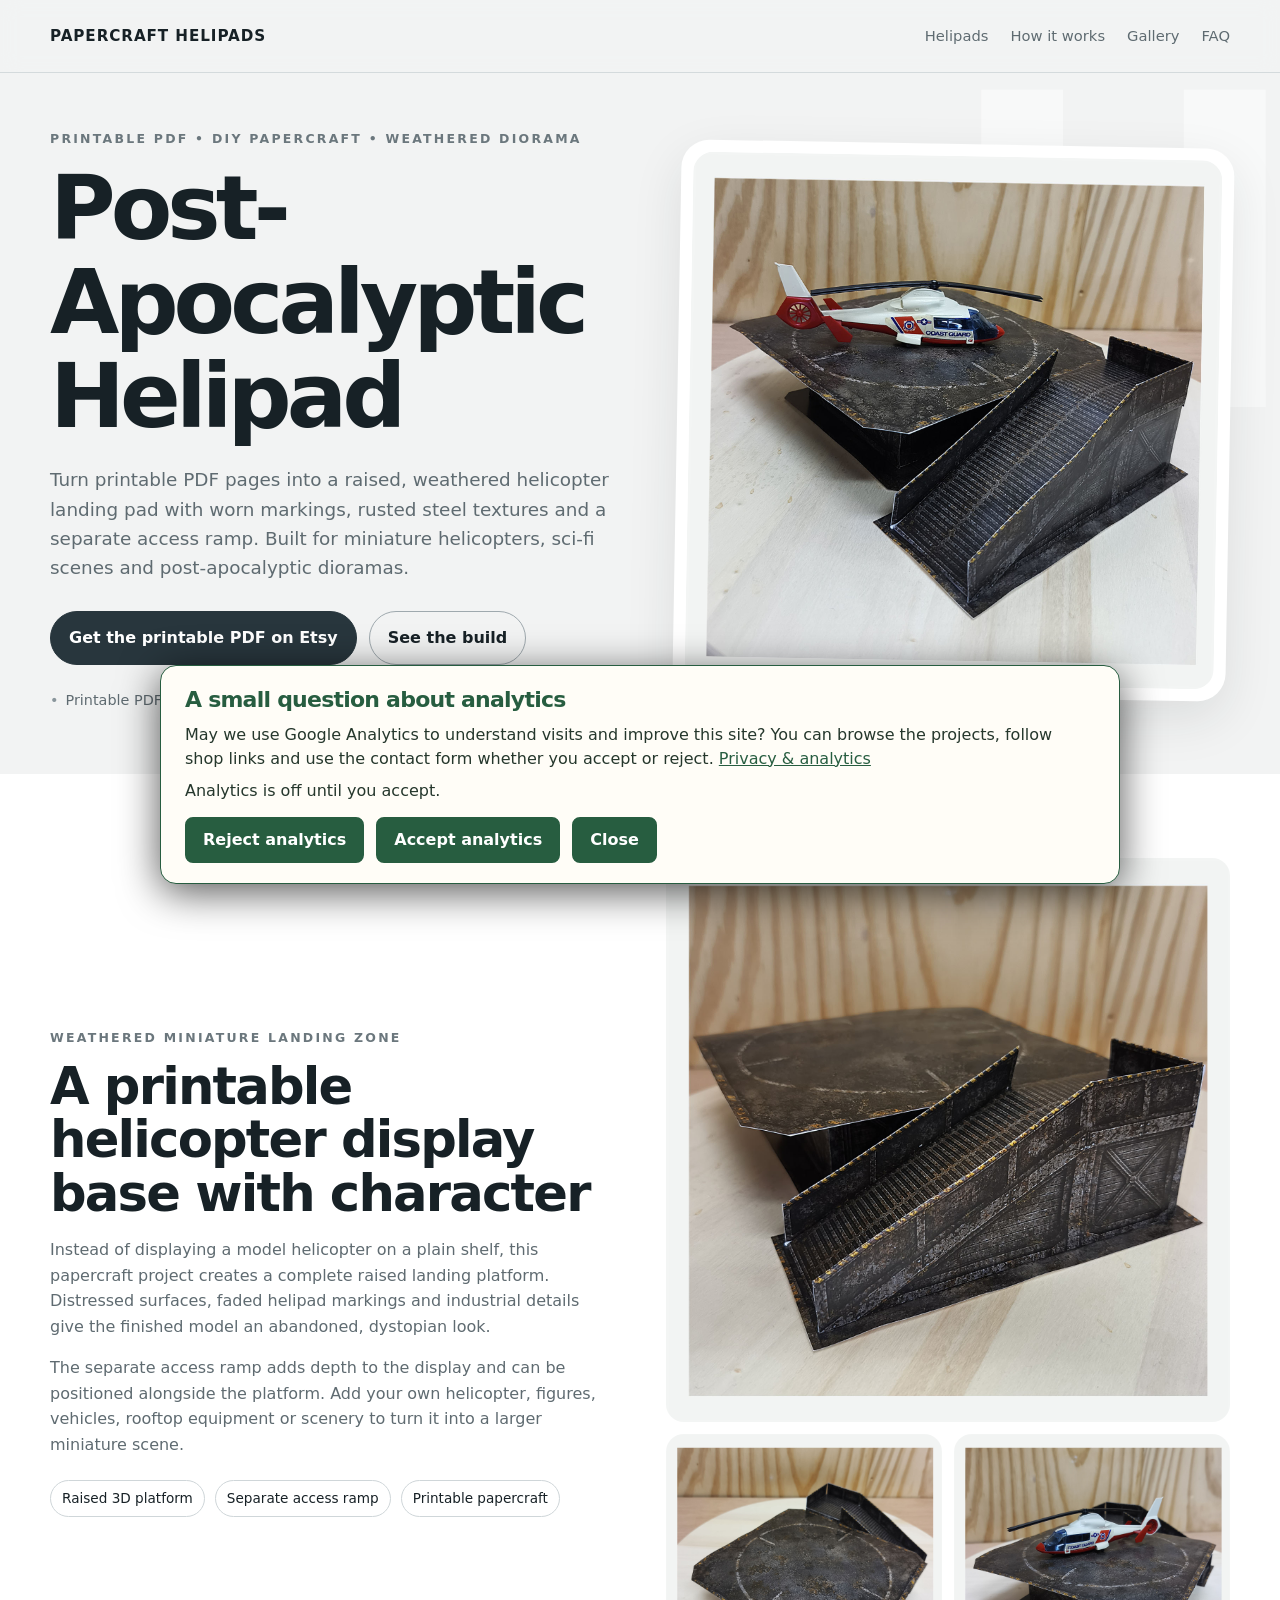
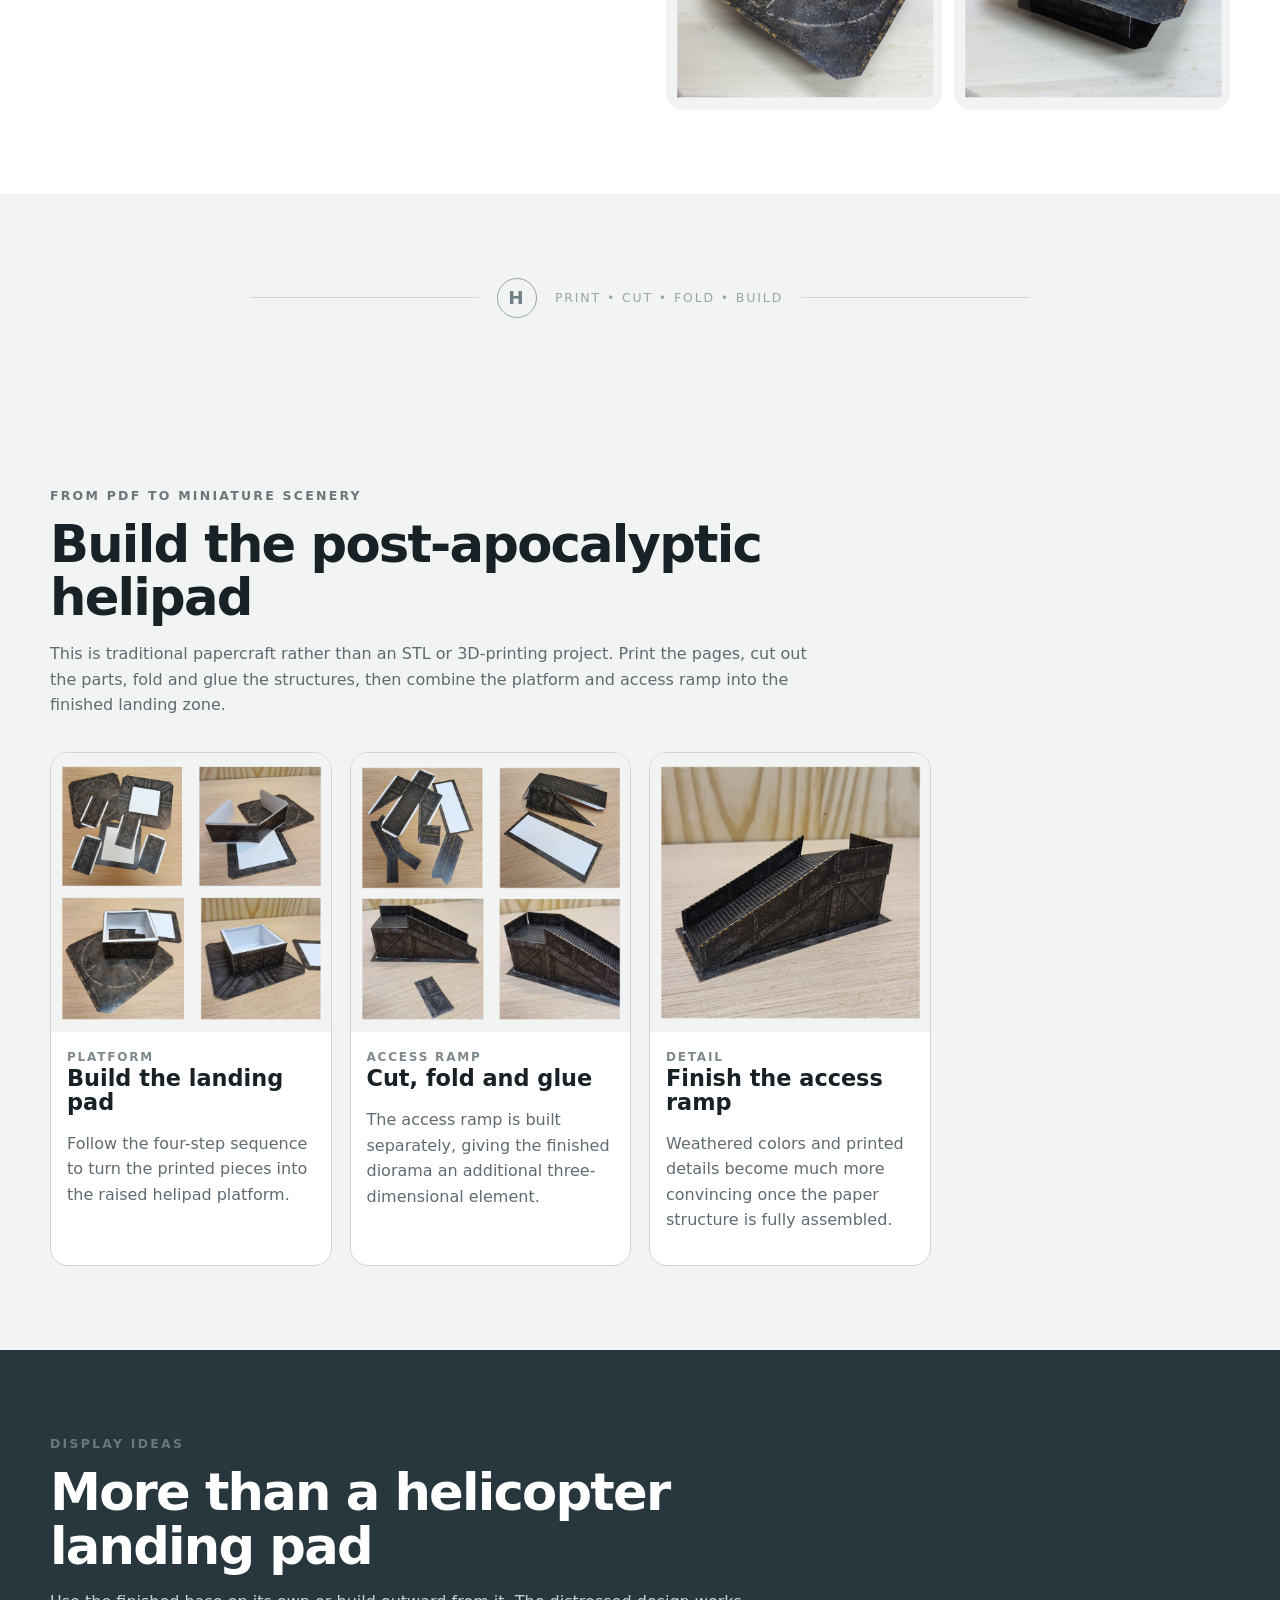
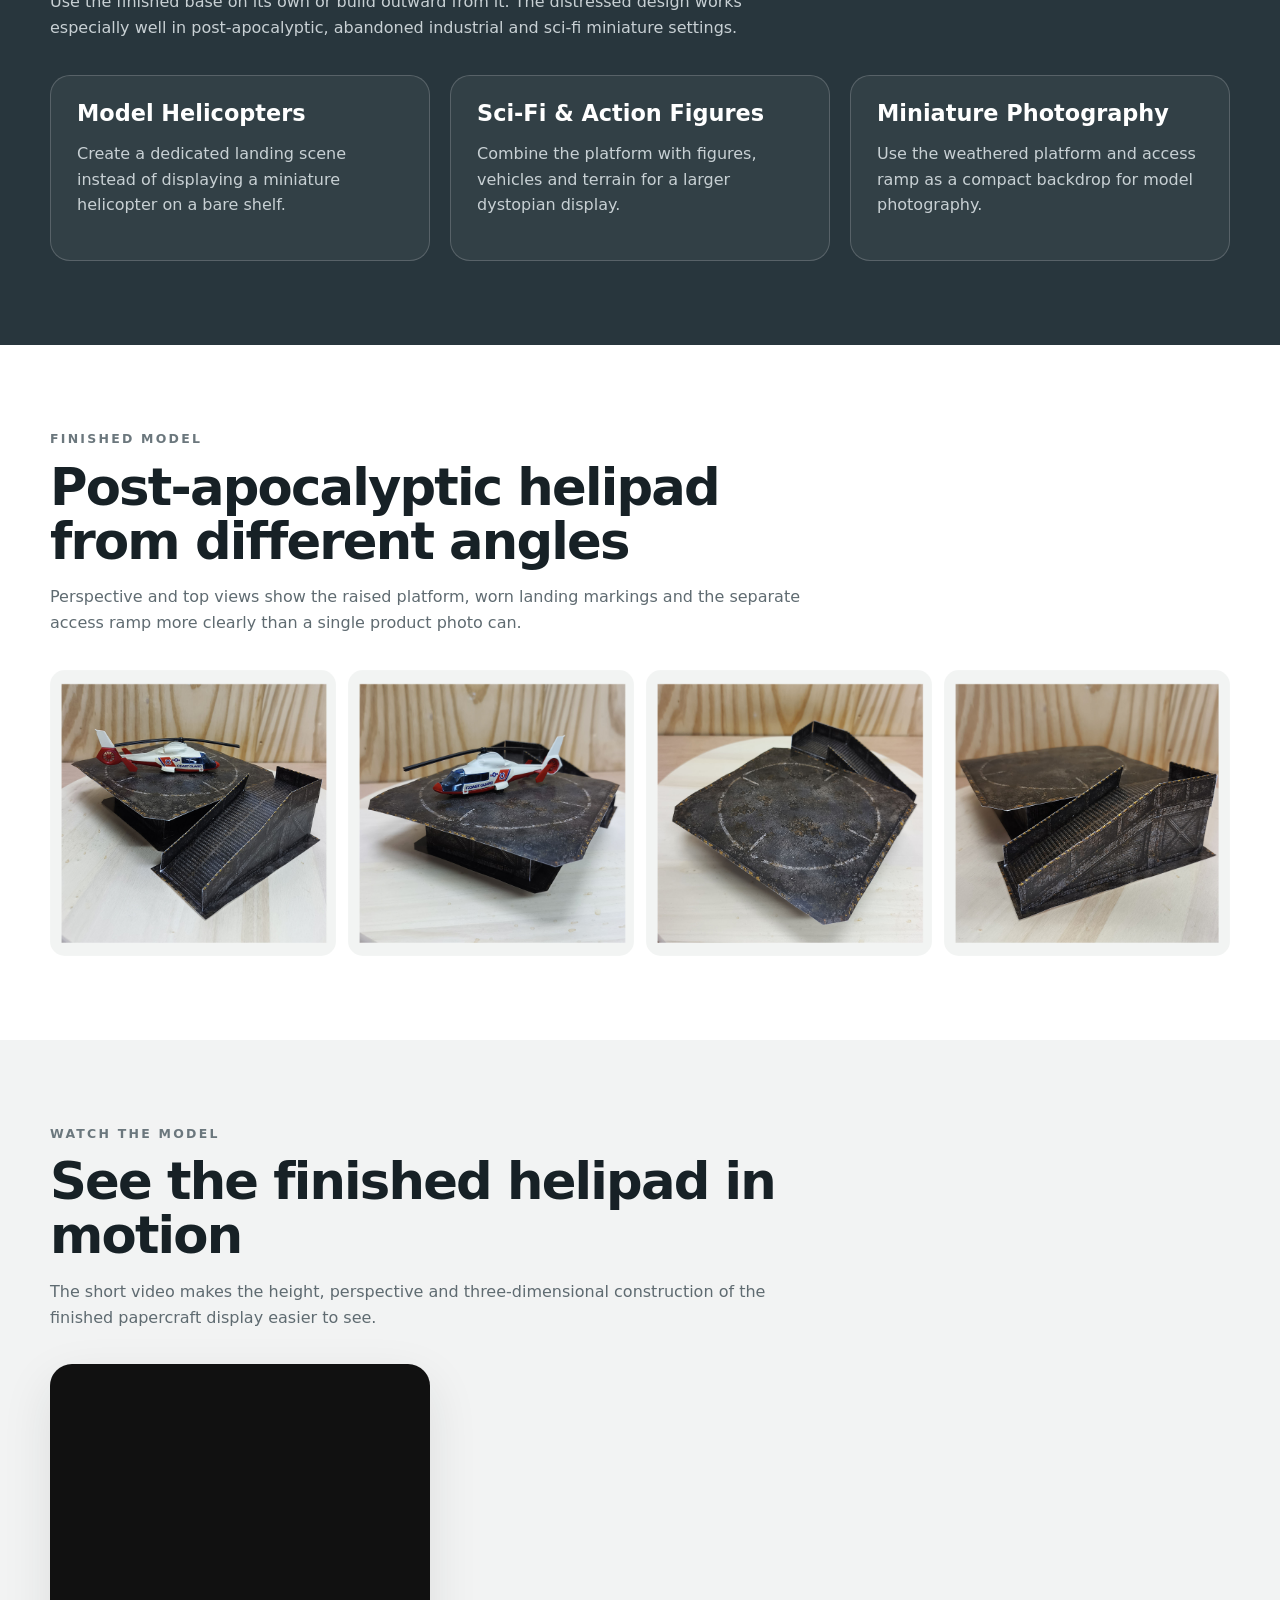
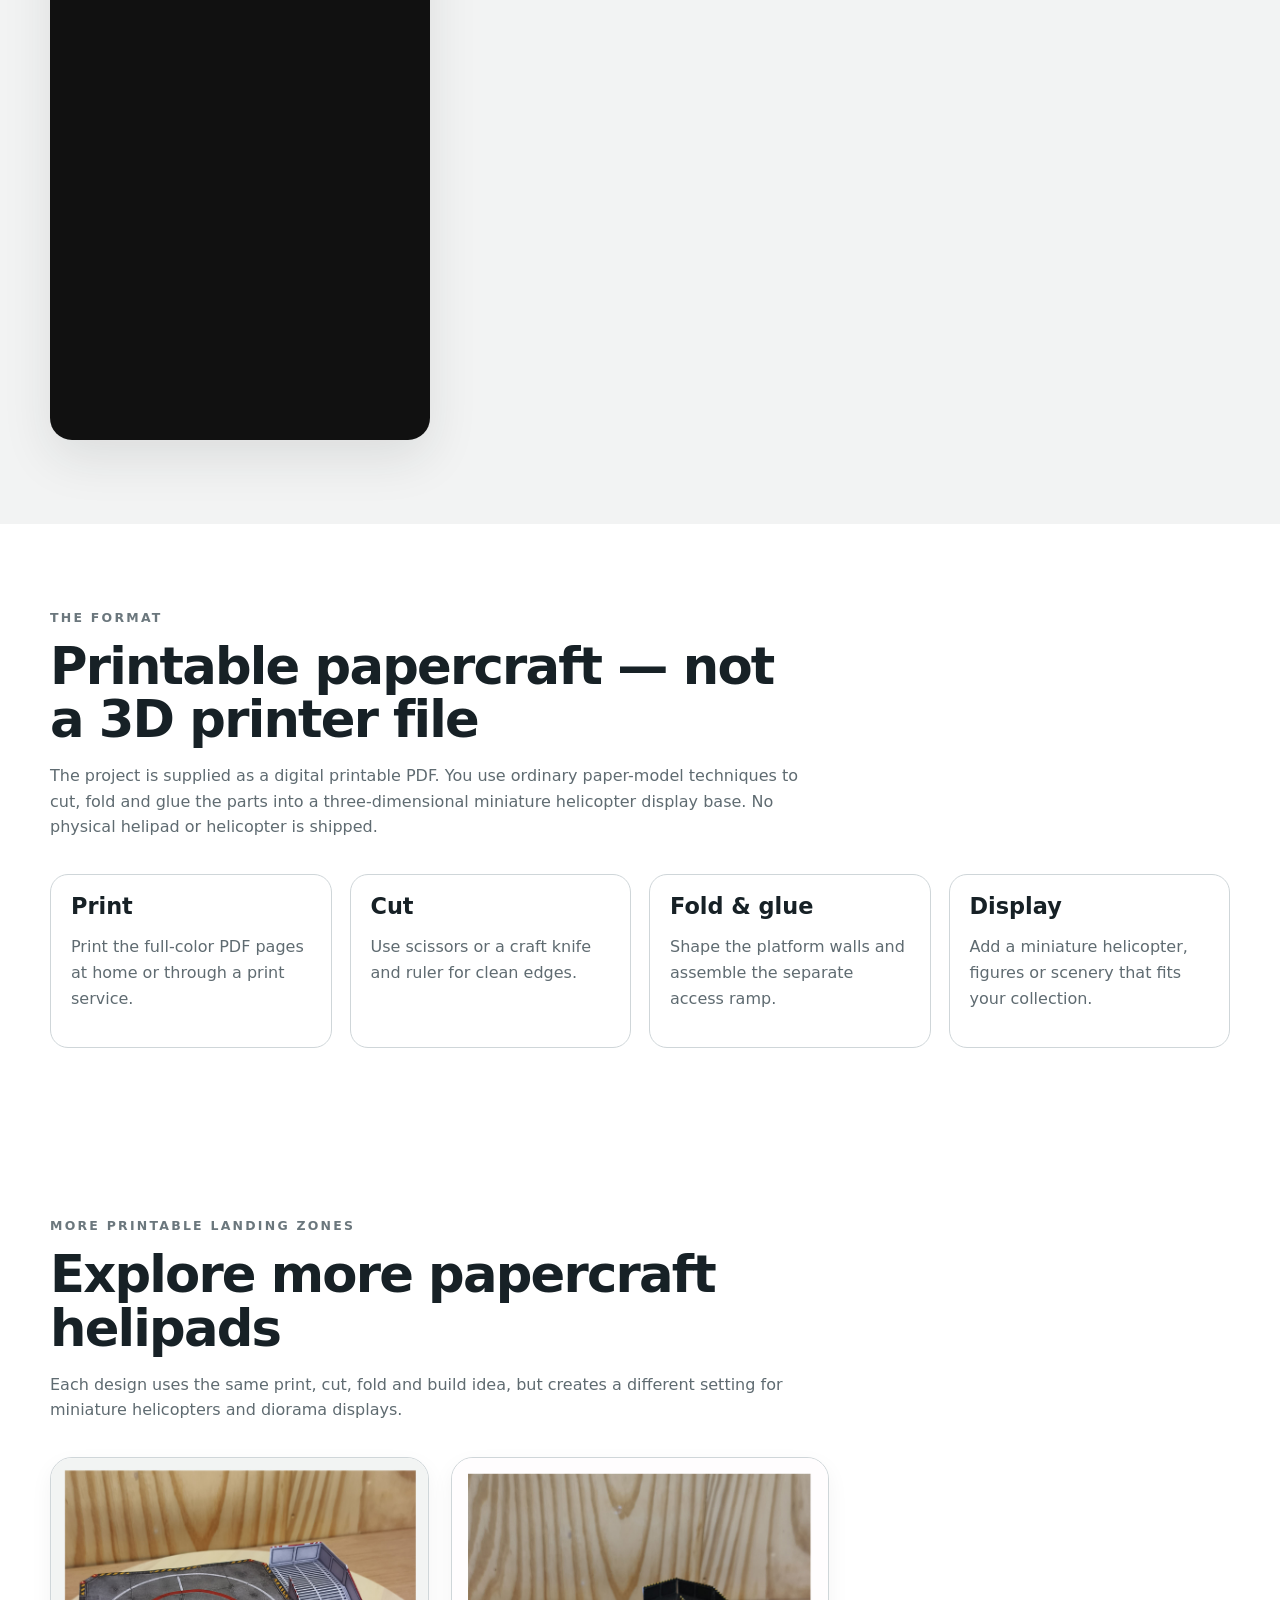
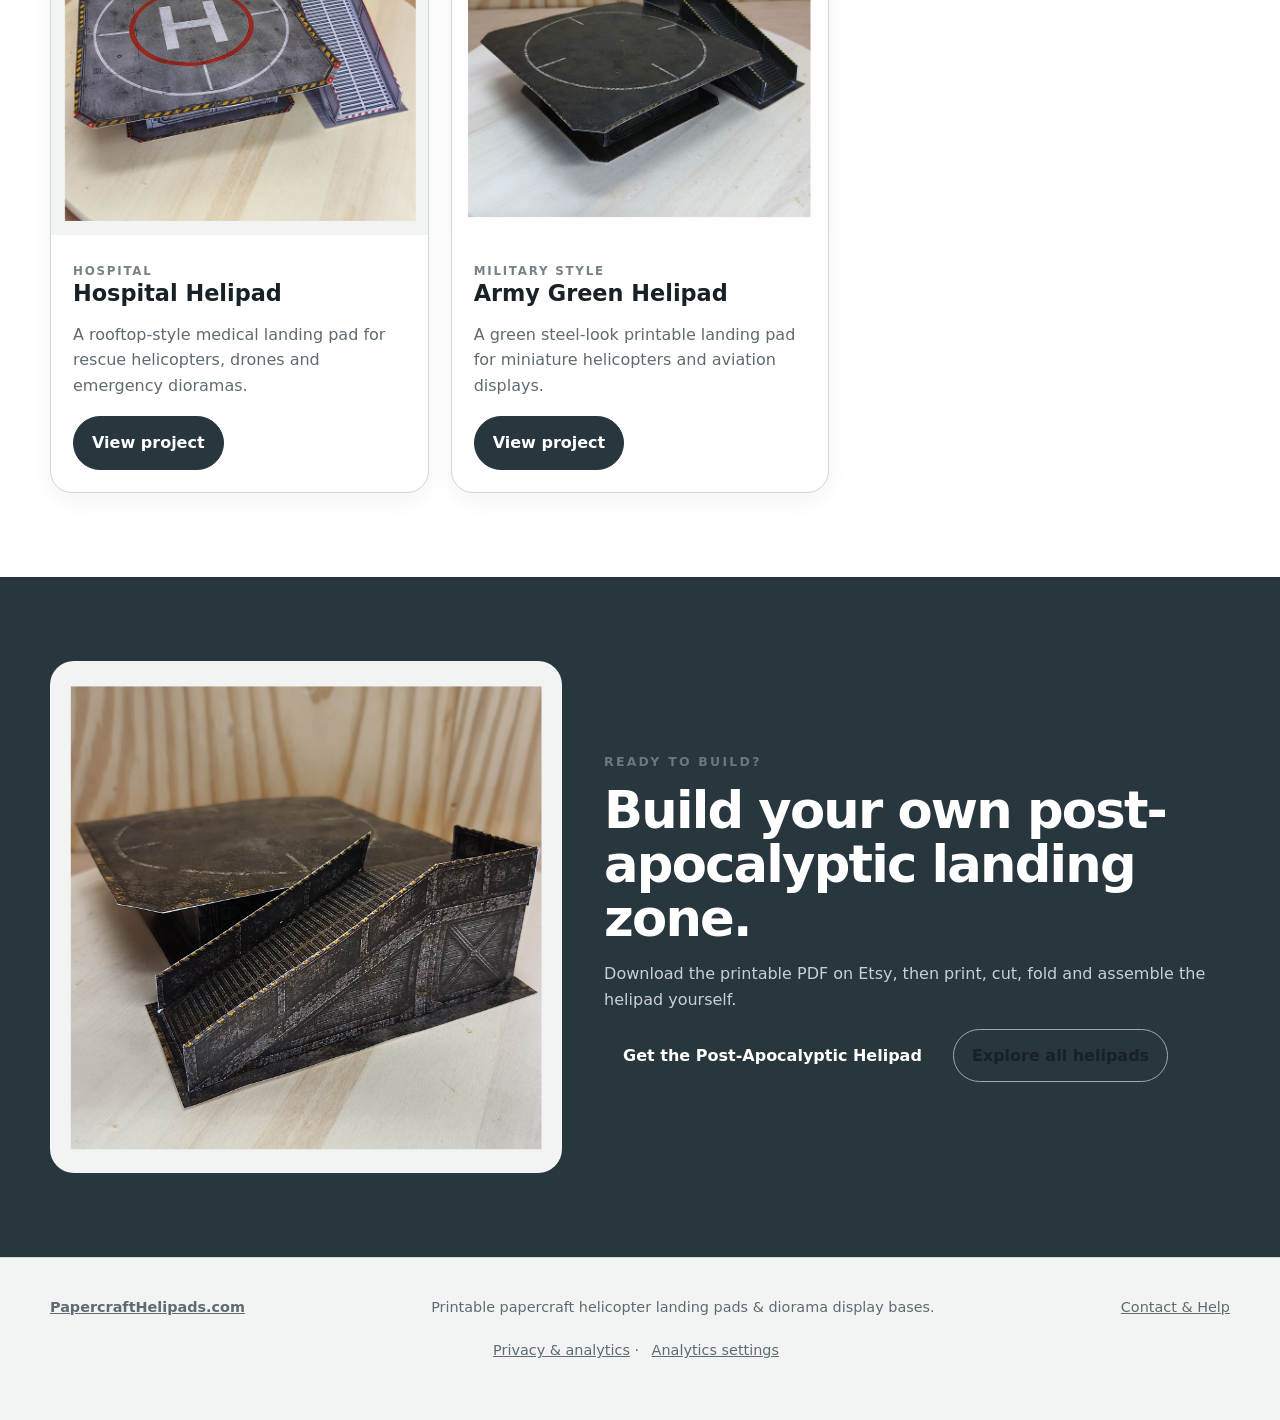
<file: post-apocalyptic-helipad-updated.html>
<!doctype html>
<html lang="en">
<head>
  <meta charset="utf-8">
  <meta name="viewport" content="width=device-width, initial-scale=1">
  <title>Post-Apocalyptic Helipad | Printable Papercraft Landing Pad</title>
  <meta name="description" content="Build a post-apocalyptic helipad from a printable PDF. A weathered DIY papercraft helicopter landing pad and miniature diorama display base with access ramp.">
  <link rel="canonical" href="https://papercrafthelipads.com/post-apocalyptic-helipad.html">
  <meta name="robots" content="index,follow,max-image-preview:large">
  <meta property="og:title" content="Post-Apocalyptic Helipad | Printable Papercraft Landing Pad">
  <meta property="og:description" content="Print, cut, fold and build a weathered post-apocalyptic helipad for miniature helicopters, sci-fi displays and dioramas.">
  <meta property="og:type" content="article">
  <meta property="og:url" content="https://papercrafthelipads.com/post-apocalyptic-helipad.html">
  <meta property="og:image" content="https://papercrafthelipads.com/post-apocalyptic-helipad-diorama-helicopter.jpg">
  <link rel="stylesheet" href="styles.css">
<link rel="stylesheet" href="/analytics-consent.css">
<script defer src="/analytics-consent.js"></script>
</head>
<body>
<header class="site-header">
  <div class="container nav">
    <a class="brand" href="index.html">Papercraft Helipads</a>
    <nav class="nav-links" aria-label="Primary navigation">
      <a href="index.html#designs">Helipads</a>
      <a href="#build">How it works</a>
      <a href="#gallery">Gallery</a>
      <a href="index.html#faq">FAQ</a>
    </nav>
  </div>
</header>

<main id="top">
  <section class="hero">
    <div class="container hero-grid">
      <div>
        <p class="eyebrow">Printable PDF • DIY Papercraft • Weathered Diorama</p>
        <h1>Post-Apocalyptic Helipad</h1>
        <p class="lead">Turn printable PDF pages into a raised, weathered helicopter landing pad with worn markings, rusted steel textures and a separate access ramp. Built for miniature helicopters, sci-fi scenes and post-apocalyptic dioramas.</p>
        <div class="actions">
          <a class="button" href="https://3dshoeboxdiorama.etsy.com/listing/4539226831/post-apocalyptic-helipad-printable" target="_blank" rel="noopener">Get the printable PDF on Etsy</a>
          <a class="button secondary" href="#build">See the build</a>
        </div>
        <div class="trust-row"><span>Printable PDF</span><span>DIY paper model</span><span>No 3D printer required</span></div>
      </div>
      <div class="hero-card">
        <img src="post-apocalyptic-helipad-diorama-helicopter.jpg" alt="Completed post-apocalyptic helipad diorama with a red and white Coast Guard helicopter and the access ramp visible at the front" width="1600" height="1600" fetchpriority="high">
      </div>
    </div>
  </section>

  <section class="section white">
    <div class="container product">
      <div class="product-copy">
        <p class="eyebrow">Weathered miniature landing zone</p>
        <h2>A printable helicopter display base with character</h2>
        <p class="muted">Instead of displaying a model helicopter on a plain shelf, this papercraft project creates a complete raised landing platform. Distressed surfaces, faded helipad markings and industrial details give the finished model an abandoned, dystopian look.</p>
        <p class="muted">The separate access ramp adds depth to the display and can be positioned alongside the platform. Add your own helicopter, figures, vehicles, rooftop equipment or scenery to turn it into a larger miniature scene.</p>
        <div class="specs"><span class="pill">Raised 3D platform</span><span class="pill">Separate access ramp</span><span class="pill">Printable papercraft</span></div>
      </div>
      <div class="product-media">
        <img class="feature" src="papercraft-post-apocalyptic-helipad.jpg" alt="Completed post-apocalyptic papercraft helipad viewed in perspective with a close view of the detailed access ramp" loading="lazy" width="1600" height="1600">
        <img src="printable-post-apocalyptic-helipad-top-view.jpg" alt="Perspective top view of the completed printable post-apocalyptic helipad showing the raised landing platform and access ramp" loading="lazy" width="1600" height="1600">
        <img src="post-apocalyptic-helicopter-display-base.jpg" alt="Close view of the completed post-apocalyptic helicopter display base with a Coast Guard helicopter and access ramp positioned behind the platform" loading="lazy" width="1600" height="1600">
      </div>
    </div>
  </section>

  <div class="section"><div class="container helipad-divider"><span class="h-mark">H</span><span>Print • Cut • Fold • Build</span></div></div>

  <section class="section" id="build">
    <div class="container">
      <div class="section-intro">
        <p class="eyebrow">From PDF to miniature scenery</p>
        <h2>Build the post-apocalyptic helipad</h2>
        <p class="muted">This is traditional papercraft rather than an STL or 3D-printing project. Print the pages, cut out the parts, fold and glue the structures, then combine the platform and access ramp into the finished landing zone.</p>
      </div>
      <div class="steps">
        <article class="step">
          <img src="diy-post-apocalyptic-helipad-building-steps-pad.jpg" alt="Four-step DIY build sequence showing how the printable post-apocalyptic helipad platform is assembled from the papercraft pieces" loading="lazy" width="1600" height="1600">
          <div class="step-copy"><div class="step-no">PLATFORM</div><h3>Build the landing pad</h3><p class="muted">Follow the four-step sequence to turn the printed pieces into the raised helipad platform.</p></div>
        </article>
        <article class="step">
          <img src="diy-post-apocalyptic-helipad-building-steps-ramp.jpg" alt="Four-step papercraft build sequence showing the post-apocalyptic helipad access ramp being cut, folded, glued and assembled" loading="lazy" width="1600" height="1600">
          <div class="step-copy"><div class="step-no">ACCESS RAMP</div><h3>Cut, fold and glue</h3><p class="muted">The access ramp is built separately, giving the finished diorama an additional three-dimensional element.</p></div>
        </article>
        <article class="step">
          <img src="diy-post-apocalyptic-helipad-building-ramp-complete.jpg" alt="Close-up of the completed post-apocalyptic helipad access ramp showing the finished colors and miniature details" loading="lazy" width="1600" height="1600">
          <div class="step-copy"><div class="step-no">DETAIL</div><h3>Finish the access ramp</h3><p class="muted">Weathered colors and printed details become much more convincing once the paper structure is fully assembled.</p></div>
        </article>
      </div>
    </div>
  </section>

  <section class="section dark">
    <div class="container">
      <div class="section-intro">
        <p class="eyebrow">Display ideas</p>
        <h2>More than a helicopter landing pad</h2>
        <p class="muted">Use the finished base on its own or build outward from it. The distressed design works especially well in post-apocalyptic, abandoned industrial and sci-fi miniature settings.</p>
      </div>
      <div class="application-grid">
        <div class="application"><h3>Model Helicopters</h3><p class="muted">Create a dedicated landing scene instead of displaying a miniature helicopter on a bare shelf.</p></div>
        <div class="application"><h3>Sci-Fi & Action Figures</h3><p class="muted">Combine the platform with figures, vehicles and terrain for a larger dystopian display.</p></div>
        <div class="application"><h3>Miniature Photography</h3><p class="muted">Use the weathered platform and access ramp as a compact backdrop for model photography.</p></div>
      </div>
    </div>
  </section>

  <section class="section white" id="gallery">
    <div class="container">
      <div class="section-intro">
        <p class="eyebrow">Finished model</p>
        <h2>Post-apocalyptic helipad from different angles</h2>
        <p class="muted">Perspective and top views show the raised platform, worn landing markings and the separate access ramp more clearly than a single product photo can.</p>
      </div>
      <div class="gallery">
        <img src="post-apocalyptic-helipad-diorama-helicopter.jpg" alt="Completed post-apocalyptic helipad diorama with a red and white Coast Guard helicopter and the access ramp visible at the front" loading="lazy" width="1600" height="1600">
        <img src="post-apocalyptic-helicopter-display-base.jpg" alt="Close view of the completed post-apocalyptic helicopter display base with a Coast Guard helicopter and access ramp positioned behind the platform" loading="lazy" width="1600" height="1600">
        <img src="printable-post-apocalyptic-helipad-top-view.jpg" alt="Perspective top view of the completed printable post-apocalyptic helipad showing the raised landing platform and access ramp" loading="lazy" width="1600" height="1600">
        <img src="papercraft-post-apocalyptic-helipad.jpg" alt="Completed post-apocalyptic papercraft helipad viewed in perspective with a close view of the detailed access ramp" loading="lazy" width="1600" height="1600">
      </div>
    </div>
  </section>

  <section class="section">
    <div class="container">
      <div class="section-intro"><p class="eyebrow">Watch the model</p><h2>See the finished helipad in motion</h2><p class="muted">The short video makes the height, perspective and three-dimensional construction of the finished papercraft display easier to see.</p></div>
      <div class="video-grid">
        <div class="video"><iframe src="https://www.youtube.com/embed/b2Lt7vql83M" title="Post-Apocalyptic Helipad printable papercraft build and display" loading="lazy" allowfullscreen></iframe></div>
      </div>
    </div>
  </section>

  <section class="section white">
    <div class="container">
      <div class="section-intro"><p class="eyebrow">The format</p><h2>Printable papercraft — not a 3D printer file</h2><p class="muted">The project is supplied as a digital printable PDF. You use ordinary paper-model techniques to cut, fold and glue the parts into a three-dimensional miniature helicopter display base. No physical helipad or helicopter is shipped.</p></div>
      <div class="tools">
        <div class="tool"><h3>Print</h3><p class="muted">Print the full-color PDF pages at home or through a print service.</p></div>
        <div class="tool"><h3>Cut</h3><p class="muted">Use scissors or a craft knife and ruler for clean edges.</p></div>
        <div class="tool"><h3>Fold & glue</h3><p class="muted">Shape the platform walls and assemble the separate access ramp.</p></div>
        <div class="tool"><h3>Display</h3><p class="muted">Add a miniature helicopter, figures or scenery that fits your collection.</p></div>
      </div>
    </div>
  </section>


  <section class="section white">
    <div class="container">
      <div class="section-intro">
        <p class="eyebrow">More printable landing zones</p>
        <h2>Explore more papercraft helipads</h2>
        <p class="muted">Each design uses the same print, cut, fold and build idea, but creates a different setting for miniature helicopters and diorama displays.</p>
      </div>
      <div class="design-grid">
        
        <article class="card">
          <img src="printable-hospital-helipad-top-view.jpg" alt="Completed printable hospital helipad and detachable access ramp viewed from above" loading="lazy" width="1600" height="1600">
          <div class="card-body"><span class="card-kicker">Hospital</span><h3>Hospital Helipad</h3><p>A rooftop-style medical landing pad for rescue helicopters, drones and emergency dioramas.</p><a class="button" href="hospital-helipad.html">View project</a></div>
        </article>
        <article class="card">
          <img src="army-green-helicopter-display-base.jpg" alt="Completed Army Green papercraft helicopter landing pad and access ramp" loading="lazy" width="1600" height="1600">
          <div class="card-body"><span class="card-kicker">Military style</span><h3>Army Green Helipad</h3><p>A green steel-look printable landing pad for miniature helicopters and aviation displays.</p><a class="button" href="army-green-helipad.html">View project</a></div>
        </article>
      </div>
    </div>
  </section>

  <section class="section dark">
    <div class="container final-cta">
      <img src="papercraft-post-apocalyptic-helipad.jpg" alt="Completed post-apocalyptic papercraft helipad with detailed access ramp and weathered landing platform" loading="lazy" width="1600" height="1600">
      <div>
        <p class="eyebrow">Ready to build?</p>
        <h2>Build your own post-apocalyptic landing zone.</h2>
        <p class="muted">Download the printable PDF on Etsy, then print, cut, fold and assemble the helipad yourself.</p>
        <div class="actions">
          <a class="button" href="https://3dshoeboxdiorama.etsy.com/listing/4539226831/post-apocalyptic-helipad-printable" target="_blank" rel="noopener">Get the Post-Apocalyptic Helipad</a>
          <a class="button secondary" href="index.html">Explore all helipads</a>
        </div>
      </div>
    </div>
  </section>
</main>

<footer class="site-footer">
  <div class="container footer-row">
    <strong><a href="index.html">PapercraftHelipads.com</a></strong>
    <span>Printable papercraft helicopter landing pads & diorama display bases.</span>
    <span><a href="/contact.html">Contact &amp; Help</a></span>
  </div>
<div class="analytics-footer"><a href="/privacy.html">Privacy &amp; analytics</a> · <button type="button" class="analytics-settings">Analytics settings</button></div></footer>
</body>
</html>
</file>
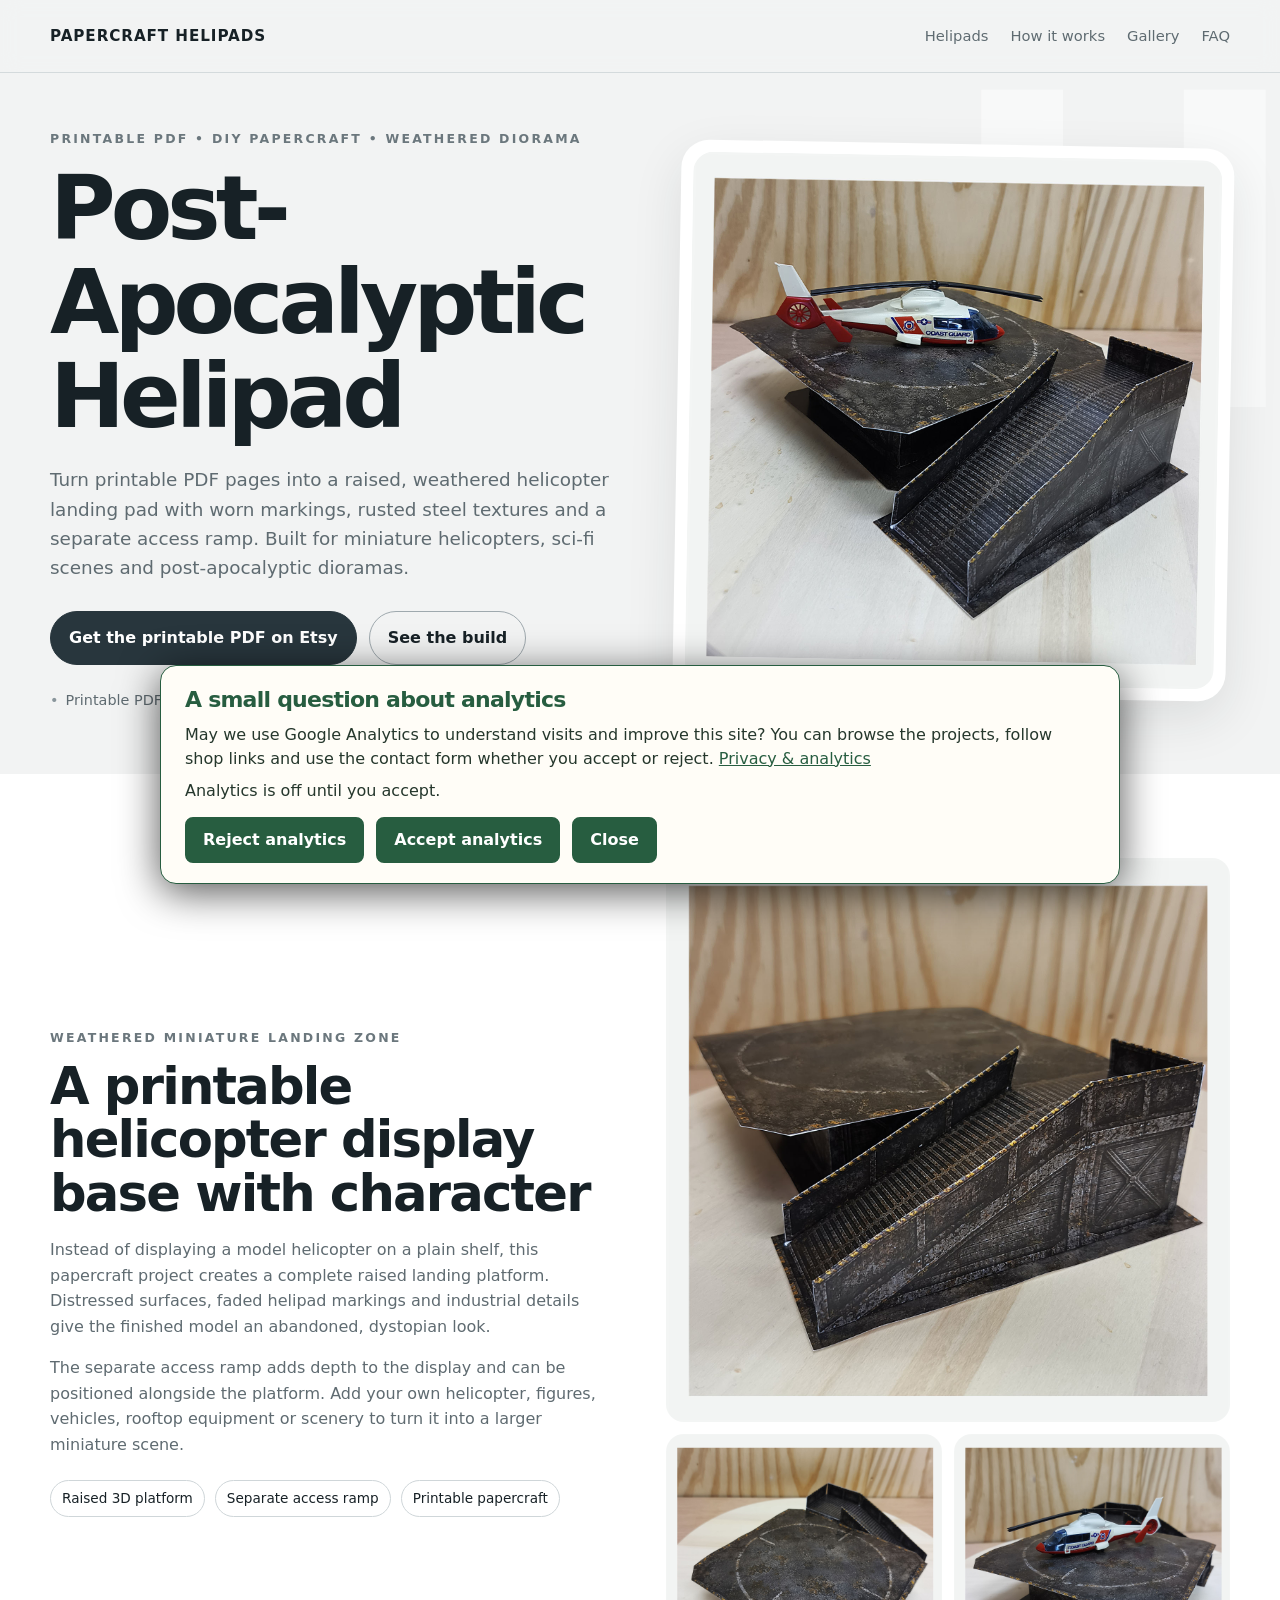
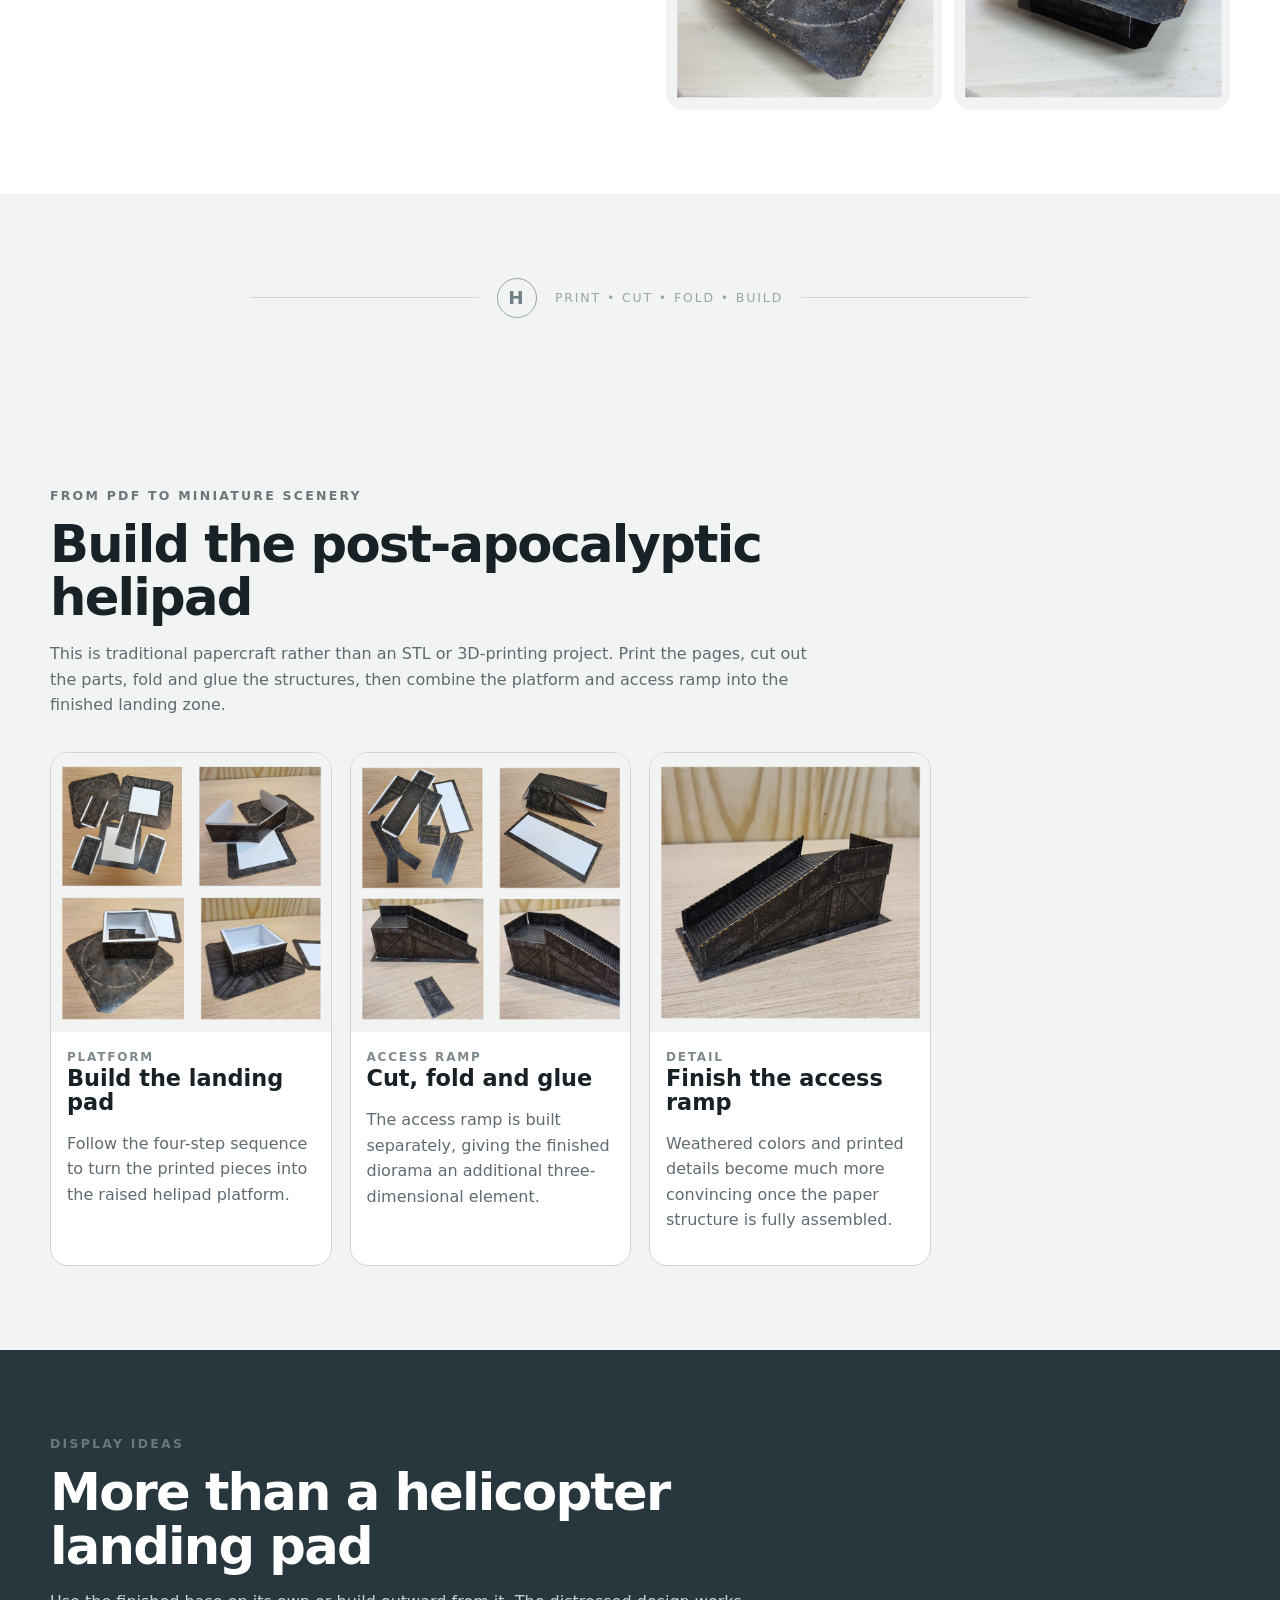
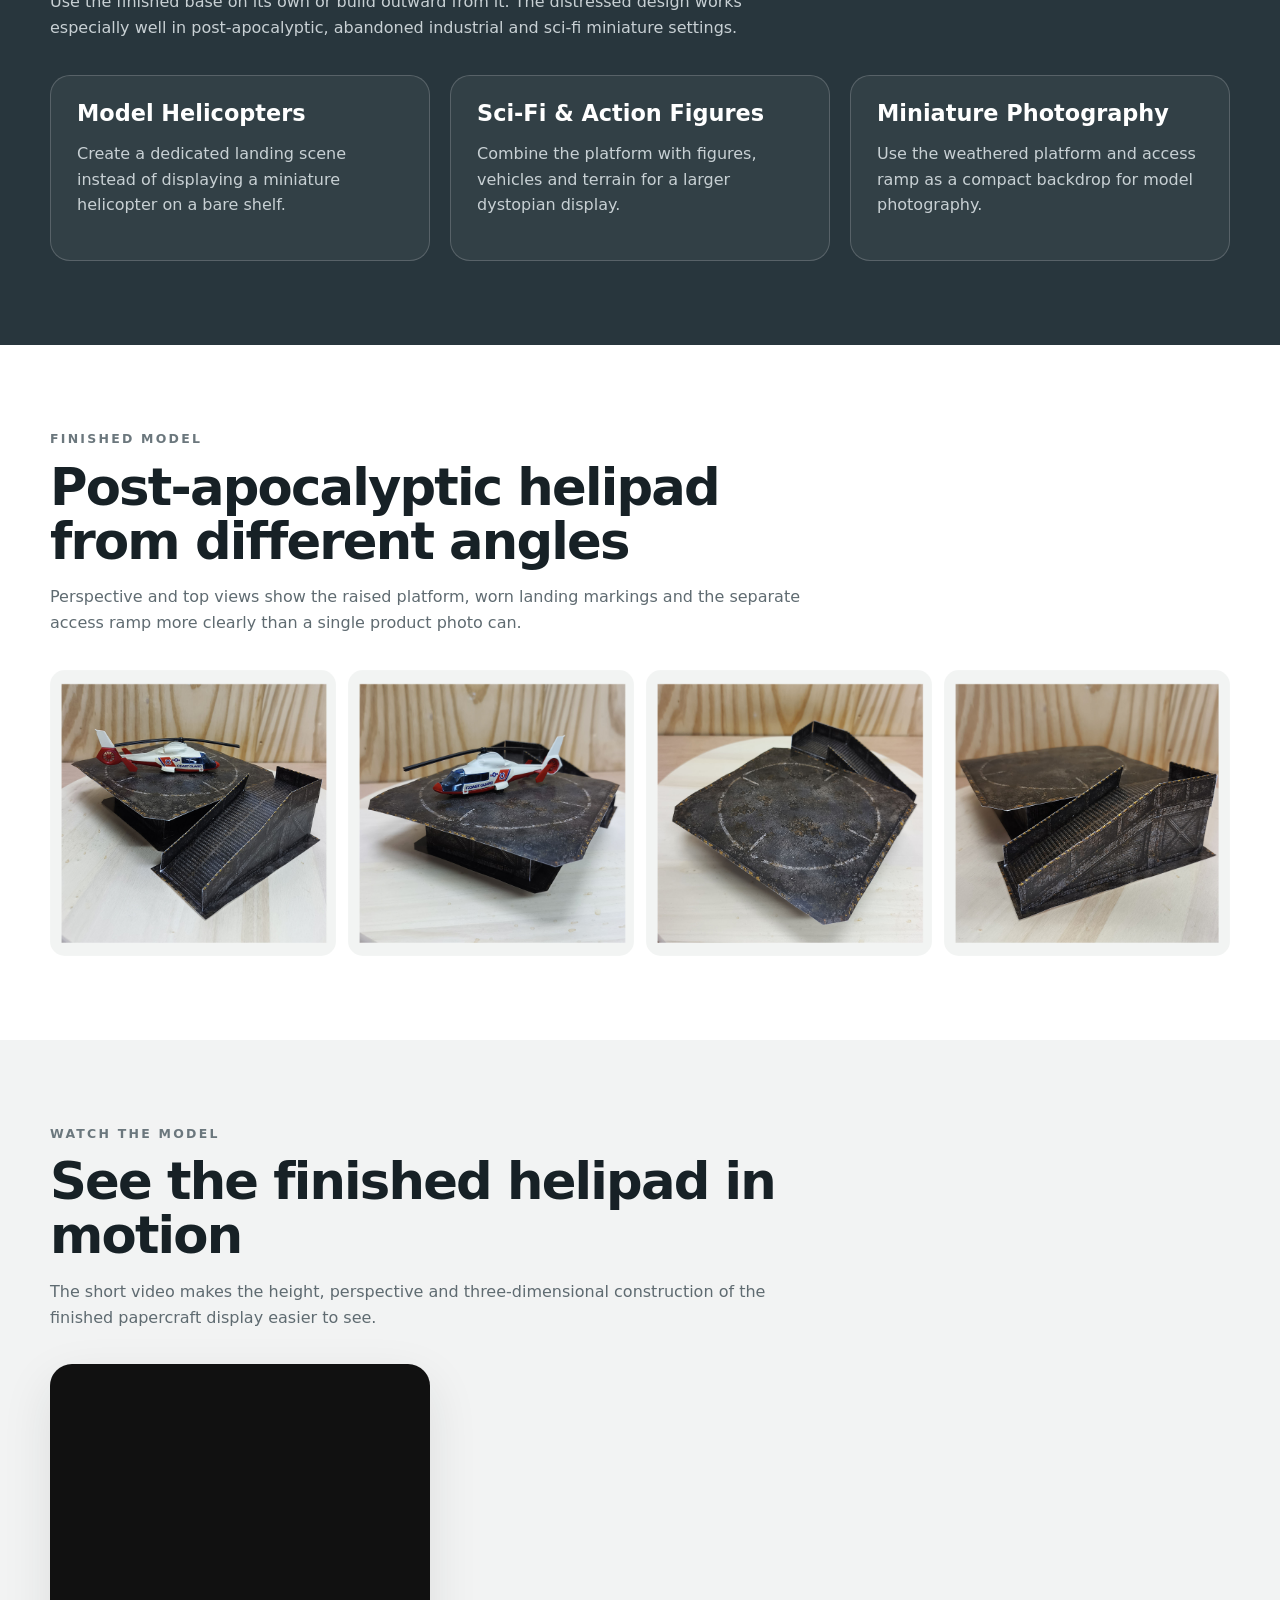
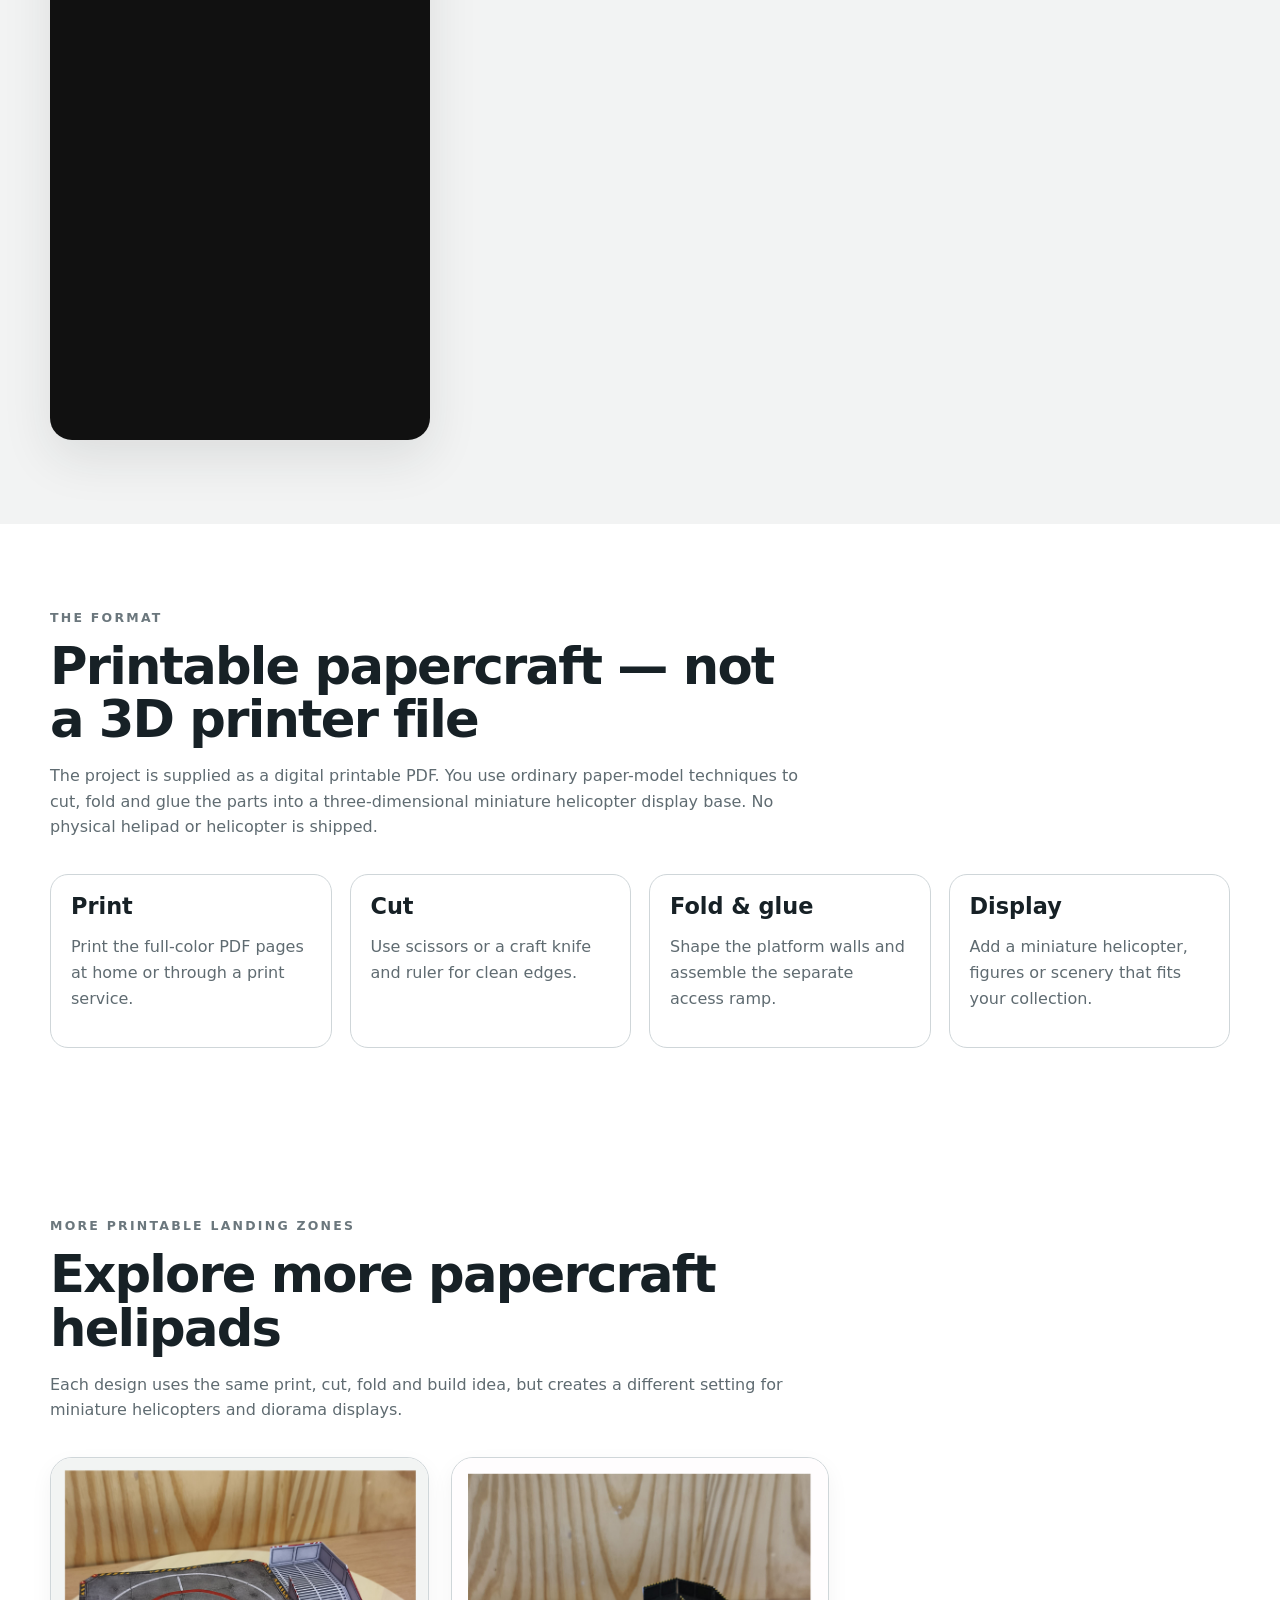
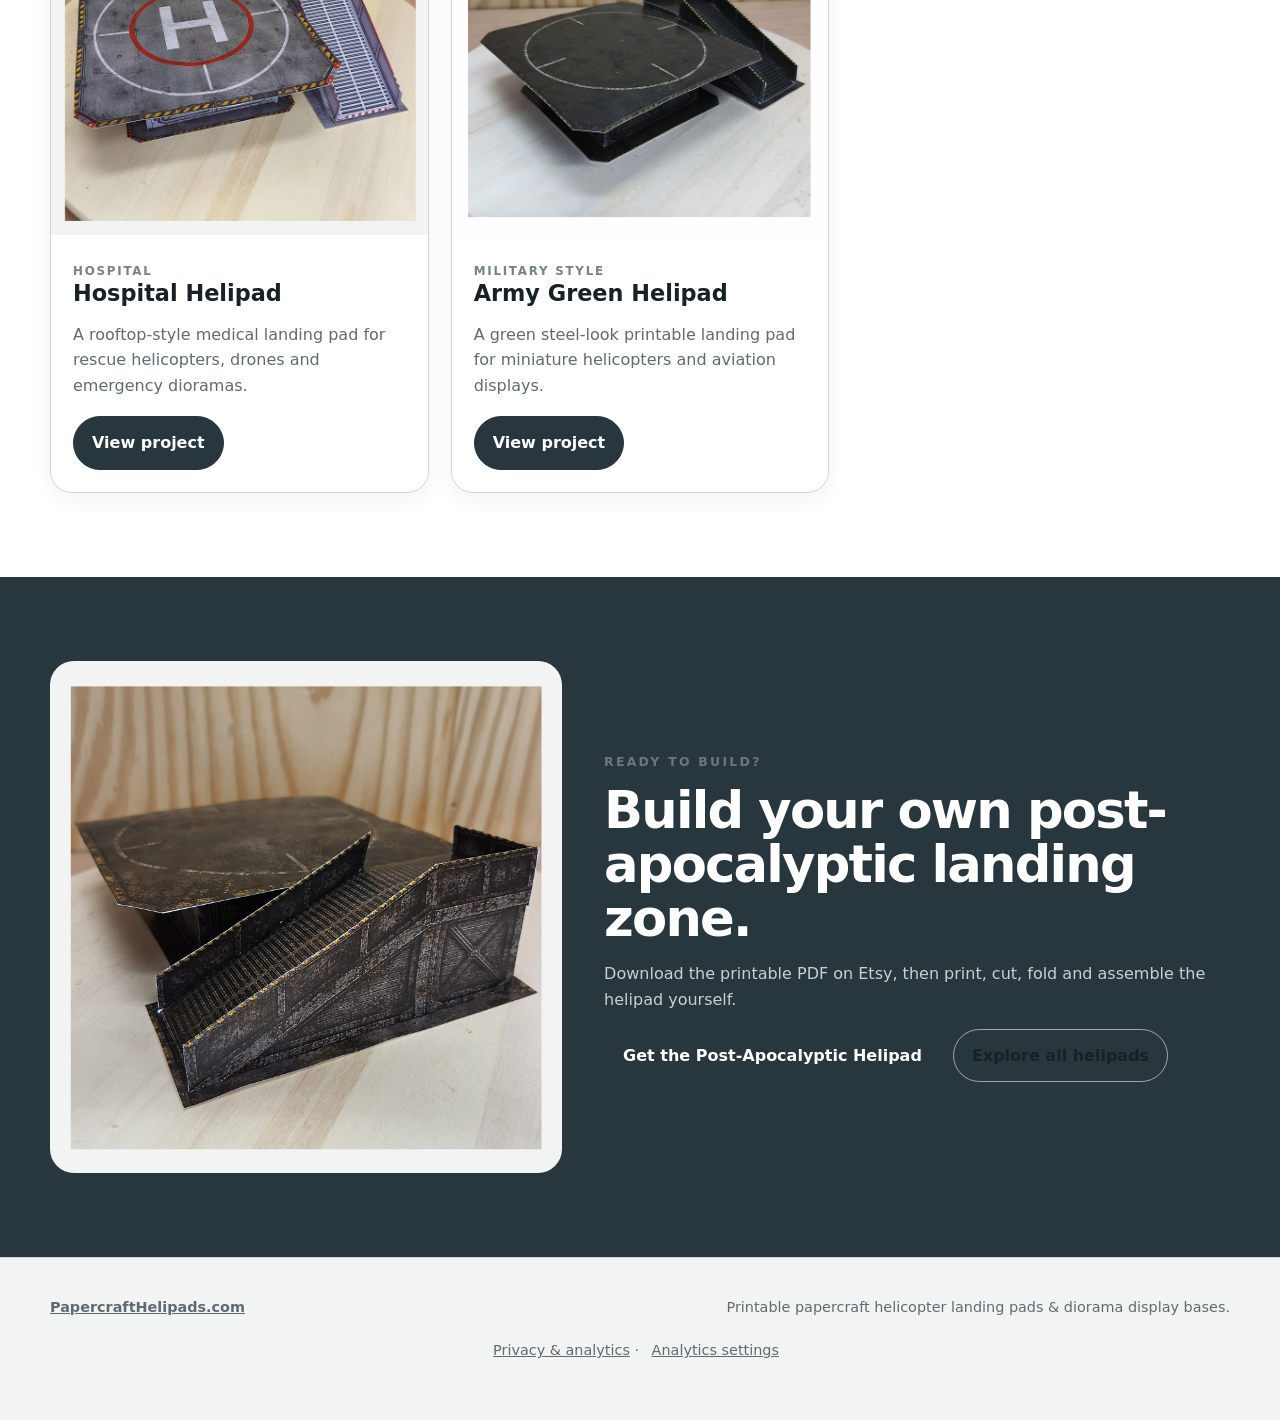
<file: post-apocalyptic-helipad.html>
<!doctype html>
<html lang="en">
<head>
  <meta charset="utf-8">
  <meta name="viewport" content="width=device-width, initial-scale=1">
  <title>Post-Apocalyptic Helipad | Printable Papercraft Landing Pad</title>
  <meta name="description" content="Build a post-apocalyptic helipad from a printable PDF. A weathered DIY papercraft helicopter landing pad and miniature diorama display base with access ramp.">
  <link rel="canonical" href="https://papercrafthelipads.com/post-apocalyptic-helipad.html">
  <meta name="robots" content="index,follow,max-image-preview:large">
  <meta property="og:title" content="Post-Apocalyptic Helipad | Printable Papercraft Landing Pad">
  <meta property="og:description" content="Print, cut, fold and build a weathered post-apocalyptic helipad for miniature helicopters, sci-fi displays and dioramas.">
  <meta property="og:type" content="article">
  <meta property="og:url" content="https://papercrafthelipads.com/post-apocalyptic-helipad.html">
  <meta property="og:image" content="https://papercrafthelipads.com/post-apocalyptic-helipad-diorama-helicopter.jpg">
  <link rel="stylesheet" href="styles.css">
<link rel="stylesheet" href="/analytics-consent.css">
<script defer src="/analytics-consent.js"></script>
</head>
<body>
<header class="site-header">
  <div class="container nav">
    <a class="brand" href="index.html">Papercraft Helipads</a>
    <nav class="nav-links" aria-label="Primary navigation">
      <a href="index.html#designs">Helipads</a>
      <a href="#build">How it works</a>
      <a href="#gallery">Gallery</a>
      <a href="index.html#faq">FAQ</a>
    </nav>
  </div>
</header>

<main id="top">
  <section class="hero">
    <div class="container hero-grid">
      <div>
        <p class="eyebrow">Printable PDF • DIY Papercraft • Weathered Diorama</p>
        <h1>Post-Apocalyptic Helipad</h1>
        <p class="lead">Turn printable PDF pages into a raised, weathered helicopter landing pad with worn markings, rusted steel textures and a separate access ramp. Built for miniature helicopters, sci-fi scenes and post-apocalyptic dioramas.</p>
        <div class="actions">
          <a class="button" href="https://3dshoeboxdiorama.etsy.com/listing/4539226831/post-apocalyptic-helipad-printable" target="_blank" rel="noopener">Get the printable PDF on Etsy</a>
          <a class="button secondary" href="#build">See the build</a>
        </div>
        <div class="trust-row"><span>Printable PDF</span><span>DIY paper model</span><span>No 3D printer required</span></div>
      </div>
      <div class="hero-card">
        <img src="post-apocalyptic-helipad-diorama-helicopter.jpg" alt="Completed post-apocalyptic helipad diorama with a red and white Coast Guard helicopter and the access ramp visible at the front" width="1600" height="1600" fetchpriority="high">
      </div>
    </div>
  </section>

  <section class="section white">
    <div class="container product">
      <div class="product-copy">
        <p class="eyebrow">Weathered miniature landing zone</p>
        <h2>A printable helicopter display base with character</h2>
        <p class="muted">Instead of displaying a model helicopter on a plain shelf, this papercraft project creates a complete raised landing platform. Distressed surfaces, faded helipad markings and industrial details give the finished model an abandoned, dystopian look.</p>
        <p class="muted">The separate access ramp adds depth to the display and can be positioned alongside the platform. Add your own helicopter, figures, vehicles, rooftop equipment or scenery to turn it into a larger miniature scene.</p>
        <div class="specs"><span class="pill">Raised 3D platform</span><span class="pill">Separate access ramp</span><span class="pill">Printable papercraft</span></div>
      </div>
      <div class="product-media">
        <img class="feature" src="papercraft-post-apocalyptic-helipad.jpg" alt="Completed post-apocalyptic papercraft helipad viewed in perspective with a close view of the detailed access ramp" loading="lazy" width="1600" height="1600">
        <img src="printable-post-apocalyptic-helipad-top-view.jpg" alt="Perspective top view of the completed printable post-apocalyptic helipad showing the raised landing platform and access ramp" loading="lazy" width="1600" height="1600">
        <img src="post-apocalyptic-helicopter-display-base.jpg" alt="Close view of the completed post-apocalyptic helicopter display base with a Coast Guard helicopter and access ramp positioned behind the platform" loading="lazy" width="1600" height="1600">
      </div>
    </div>
  </section>

  <div class="section"><div class="container helipad-divider"><span class="h-mark">H</span><span>Print • Cut • Fold • Build</span></div></div>

  <section class="section" id="build">
    <div class="container">
      <div class="section-intro">
        <p class="eyebrow">From PDF to miniature scenery</p>
        <h2>Build the post-apocalyptic helipad</h2>
        <p class="muted">This is traditional papercraft rather than an STL or 3D-printing project. Print the pages, cut out the parts, fold and glue the structures, then combine the platform and access ramp into the finished landing zone.</p>
      </div>
      <div class="steps">
        <article class="step">
          <img src="diy-post-apocalyptic-helipad-building-steps-pad.jpg" alt="Four-step DIY build sequence showing how the printable post-apocalyptic helipad platform is assembled from the papercraft pieces" loading="lazy" width="1600" height="1600">
          <div class="step-copy"><div class="step-no">PLATFORM</div><h3>Build the landing pad</h3><p class="muted">Follow the four-step sequence to turn the printed pieces into the raised helipad platform.</p></div>
        </article>
        <article class="step">
          <img src="diy-post-apocalyptic-helipad-building-steps-ramp.jpg" alt="Four-step papercraft build sequence showing the post-apocalyptic helipad access ramp being cut, folded, glued and assembled" loading="lazy" width="1600" height="1600">
          <div class="step-copy"><div class="step-no">ACCESS RAMP</div><h3>Cut, fold and glue</h3><p class="muted">The access ramp is built separately, giving the finished diorama an additional three-dimensional element.</p></div>
        </article>
        <article class="step">
          <img src="diy-post-apocalyptic-helipad-building-ramp-complete.jpg" alt="Close-up of the completed post-apocalyptic helipad access ramp showing the finished colors and miniature details" loading="lazy" width="1600" height="1600">
          <div class="step-copy"><div class="step-no">DETAIL</div><h3>Finish the access ramp</h3><p class="muted">Weathered colors and printed details become much more convincing once the paper structure is fully assembled.</p></div>
        </article>
      </div>
    </div>
  </section>

  <section class="section dark">
    <div class="container">
      <div class="section-intro">
        <p class="eyebrow">Display ideas</p>
        <h2>More than a helicopter landing pad</h2>
        <p class="muted">Use the finished base on its own or build outward from it. The distressed design works especially well in post-apocalyptic, abandoned industrial and sci-fi miniature settings.</p>
      </div>
      <div class="application-grid">
        <div class="application"><h3>Model Helicopters</h3><p class="muted">Create a dedicated landing scene instead of displaying a miniature helicopter on a bare shelf.</p></div>
        <div class="application"><h3>Sci-Fi & Action Figures</h3><p class="muted">Combine the platform with figures, vehicles and terrain for a larger dystopian display.</p></div>
        <div class="application"><h3>Miniature Photography</h3><p class="muted">Use the weathered platform and access ramp as a compact backdrop for model photography.</p></div>
      </div>
    </div>
  </section>

  <section class="section white" id="gallery">
    <div class="container">
      <div class="section-intro">
        <p class="eyebrow">Finished model</p>
        <h2>Post-apocalyptic helipad from different angles</h2>
        <p class="muted">Perspective and top views show the raised platform, worn landing markings and the separate access ramp more clearly than a single product photo can.</p>
      </div>
      <div class="gallery">
        <img src="post-apocalyptic-helipad-diorama-helicopter.jpg" alt="Completed post-apocalyptic helipad diorama with a red and white Coast Guard helicopter and the access ramp visible at the front" loading="lazy" width="1600" height="1600">
        <img src="post-apocalyptic-helicopter-display-base.jpg" alt="Close view of the completed post-apocalyptic helicopter display base with a Coast Guard helicopter and access ramp positioned behind the platform" loading="lazy" width="1600" height="1600">
        <img src="printable-post-apocalyptic-helipad-top-view.jpg" alt="Perspective top view of the completed printable post-apocalyptic helipad showing the raised landing platform and access ramp" loading="lazy" width="1600" height="1600">
        <img src="papercraft-post-apocalyptic-helipad.jpg" alt="Completed post-apocalyptic papercraft helipad viewed in perspective with a close view of the detailed access ramp" loading="lazy" width="1600" height="1600">
      </div>
    </div>
  </section>

  <section class="section">
    <div class="container">
      <div class="section-intro"><p class="eyebrow">Watch the model</p><h2>See the finished helipad in motion</h2><p class="muted">The short video makes the height, perspective and three-dimensional construction of the finished papercraft display easier to see.</p></div>
      <div class="video-grid">
        <div class="video"><iframe src="https://www.youtube.com/embed/b2Lt7vql83M" title="Post-Apocalyptic Helipad printable papercraft build and display" loading="lazy" allowfullscreen></iframe></div>
      </div>
    </div>
  </section>

  <section class="section white">
    <div class="container">
      <div class="section-intro"><p class="eyebrow">The format</p><h2>Printable papercraft — not a 3D printer file</h2><p class="muted">The project is supplied as a digital printable PDF. You use ordinary paper-model techniques to cut, fold and glue the parts into a three-dimensional miniature helicopter display base. No physical helipad or helicopter is shipped.</p></div>
      <div class="tools">
        <div class="tool"><h3>Print</h3><p class="muted">Print the full-color PDF pages at home or through a print service.</p></div>
        <div class="tool"><h3>Cut</h3><p class="muted">Use scissors or a craft knife and ruler for clean edges.</p></div>
        <div class="tool"><h3>Fold & glue</h3><p class="muted">Shape the platform walls and assemble the separate access ramp.</p></div>
        <div class="tool"><h3>Display</h3><p class="muted">Add a miniature helicopter, figures or scenery that fits your collection.</p></div>
      </div>
    </div>
  </section>


  <section class="section white">
    <div class="container">
      <div class="section-intro">
        <p class="eyebrow">More printable landing zones</p>
        <h2>Explore more papercraft helipads</h2>
        <p class="muted">Each design uses the same print, cut, fold and build idea, but creates a different setting for miniature helicopters and diorama displays.</p>
      </div>
      <div class="design-grid">
        
        <article class="card">
          <img src="printable-hospital-helipad-top-view.jpg" alt="Completed printable hospital helipad and detachable access ramp viewed from above" loading="lazy" width="1600" height="1600">
          <div class="card-body"><span class="card-kicker">Hospital</span><h3>Hospital Helipad</h3><p>A rooftop-style medical landing pad for rescue helicopters, drones and emergency dioramas.</p><a class="button" href="hospital-helipad.html">View project</a></div>
        </article>
        <article class="card">
          <img src="army-green-helicopter-display-base.jpg" alt="Completed Army Green papercraft helicopter landing pad and access ramp" loading="lazy" width="1600" height="1600">
          <div class="card-body"><span class="card-kicker">Military style</span><h3>Army Green Helipad</h3><p>A green steel-look printable landing pad for miniature helicopters and aviation displays.</p><a class="button" href="army-green-helipad.html">View project</a></div>
        </article>
      </div>
    </div>
  </section>

  <section class="section dark">
    <div class="container final-cta">
      <img src="papercraft-post-apocalyptic-helipad.jpg" alt="Completed post-apocalyptic papercraft helipad with detailed access ramp and weathered landing platform" loading="lazy" width="1600" height="1600">
      <div>
        <p class="eyebrow">Ready to build?</p>
        <h2>Build your own post-apocalyptic landing zone.</h2>
        <p class="muted">Download the printable PDF on Etsy, then print, cut, fold and assemble the helipad yourself.</p>
        <div class="actions">
          <a class="button" href="https://3dshoeboxdiorama.etsy.com/listing/4539226831/post-apocalyptic-helipad-printable" target="_blank" rel="noopener">Get the Post-Apocalyptic Helipad</a>
          <a class="button secondary" href="index.html">Explore all helipads</a>
        </div>
      </div>
    </div>
  </section>
</main>

<footer class="site-footer">
  <div class="container footer-row">
    <strong><a href="index.html">PapercraftHelipads.com</a></strong>
    <span>Printable papercraft helicopter landing pads & diorama display bases.</span>
  </div>
<div class="analytics-footer"><a href="/privacy.html">Privacy &amp; analytics</a> · <button type="button" class="analytics-settings">Analytics settings</button></div></footer>
</body>
</html>
</file>
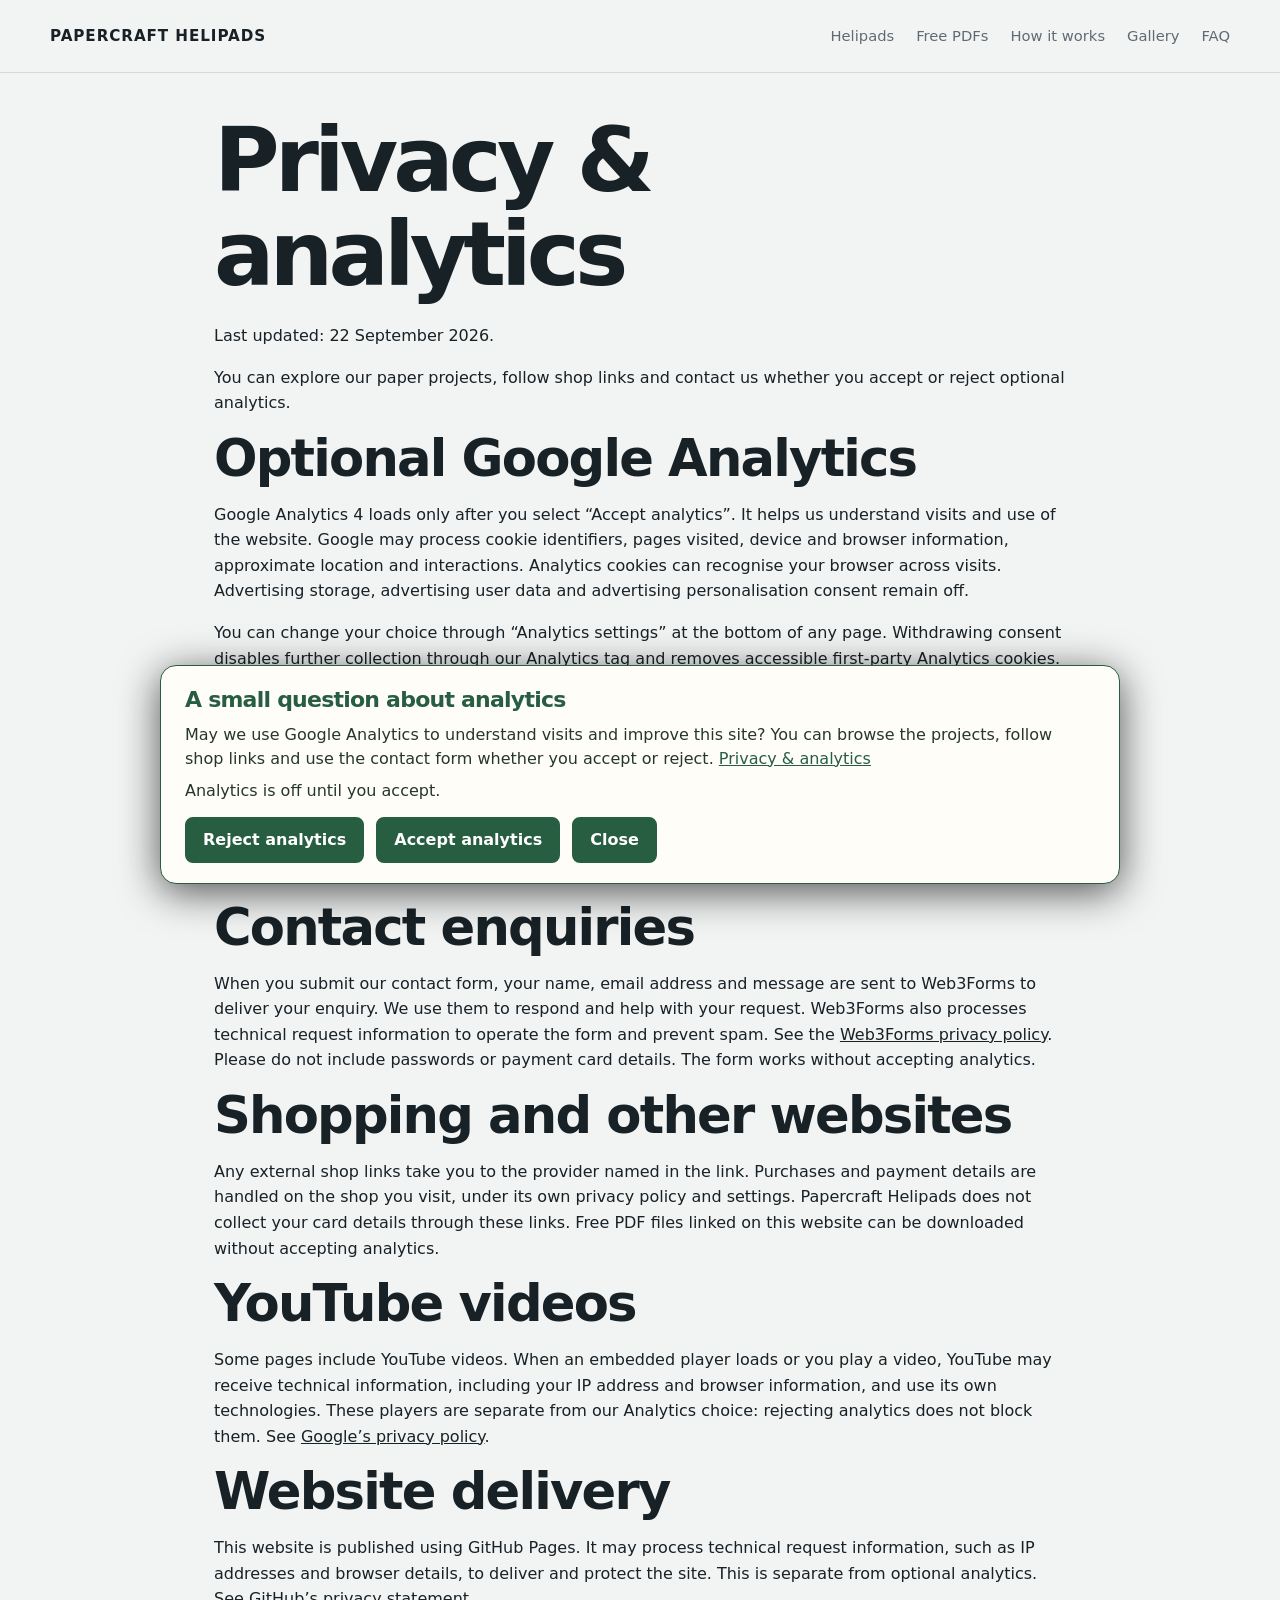
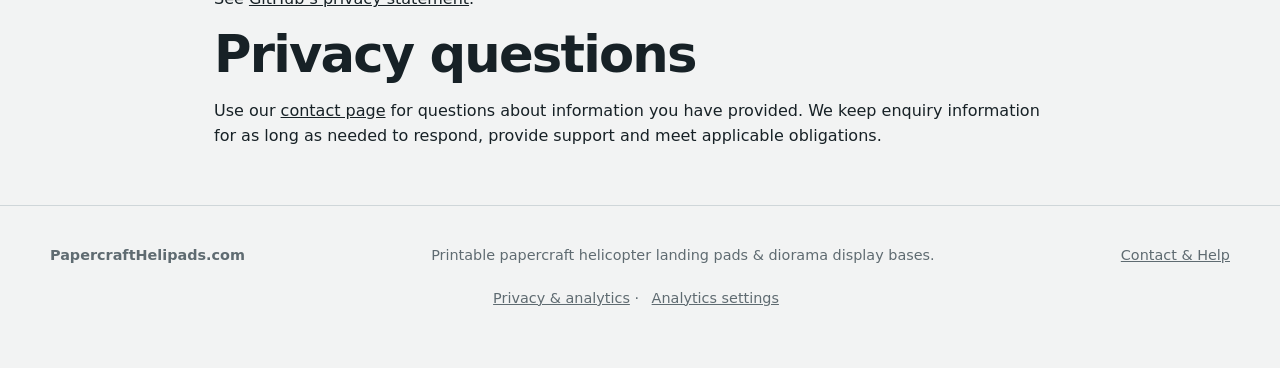
<file: privacy.html>
<!doctype html>
<html lang="en">
<head>
  <!-- Google Analytics -->
  
  
  <meta charset="utf-8">
  <meta name="viewport" content="width=device-width, initial-scale=1">
  <title>Privacy &amp; Analytics | Papercraft Helipads</title>
  <meta name="description" content="How Papercraft Helipads uses optional analytics, browser storage and the contact form.">
  <link rel="canonical" href="https://papercrafthelipads.com/privacy.html">
  <meta name="robots" content="index,follow,max-image-preview:large">
  
  
  
  
  
  <link rel="stylesheet" href="styles.css">
  
  
<link rel="stylesheet" href="/analytics-consent.css">
<script defer src="/analytics-consent.js"></script>
</head>
<body>
<header class="site-header">
  <div class="container nav">
    <a class="brand" href="#top">Papercraft Helipads</a>
    <nav class="nav-links" aria-label="Primary navigation">
      <a href="#designs">Helipads</a>
      <a href="free-printable-helipads.html">Free PDFs</a>
      <a href="#build">How it works</a>
      <a href="#gallery">Gallery</a>
      <a href="#faq">FAQ</a>
    </nav>
  </div>
</header>
<main class="container" style="max-width:900px;padding:40px 24px"><div class="reading"><h1>Privacy &amp; analytics</h1><p>Last updated: 22 September 2026.</p><p>You can explore our paper projects, follow shop links and contact us whether you accept or reject optional analytics.</p>
<h2>Optional Google Analytics</h2><p>Google Analytics 4 loads only after you select “Accept analytics”. It helps us understand visits and use of the website. Google may process cookie identifiers, pages visited, device and browser information, approximate location and interactions. Analytics cookies can recognise your browser across visits. Advertising storage, advertising user data and advertising personalisation consent remain off.</p>
<p>You can change your choice through “Analytics settings” at the bottom of any page. Withdrawing consent disables further collection through our Analytics tag and removes accessible first-party Analytics cookies. It does not erase data already collected by Google. Read <a href="https://policies.google.com/technologies/partner-sites">how Google uses information from sites using its services</a>.</p>
<h2>Remembering your choice</h2><p>Your choice is saved in local storage for up to 180 days. If your browser blocks storage, your choice may not persist between pages. Clearing this site’s browser data removes the saved choice. Closing the banner does not grant consent or change an existing choice.</p>
<h2>Contact enquiries</h2><p>When you submit our contact form, your name, email address and message are sent to Web3Forms to deliver your enquiry. We use them to respond and help with your request. Web3Forms also processes technical request information to operate the form and prevent spam. See the <a href="https://web3forms.com/privacy">Web3Forms privacy policy</a>. Please do not include passwords or payment card details. The form works without accepting analytics.</p>
<h2>Shopping and other websites</h2><p>Any external shop links take you to the provider named in the link. Purchases and payment details are handled on the shop you visit, under its own privacy policy and settings. Papercraft Helipads does not collect your card details through these links. Free PDF files linked on this website can be downloaded without accepting analytics.</p>
<h2>YouTube videos</h2><p>Some pages include YouTube videos. When an embedded player loads or you play a video, YouTube may receive technical information, including your IP address and browser information, and use its own technologies. These players are separate from our Analytics choice: rejecting analytics does not block them. See <a href="https://policies.google.com/privacy">Google’s privacy policy</a>.</p>
<h2>Website delivery</h2><p>This website is published using GitHub Pages. It may process technical request information, such as IP addresses and browser details, to deliver and protect the site. This is separate from optional analytics. See <a href="https://docs.github.com/en/site-policy/privacy-policies/github-general-privacy-statement">GitHub’s privacy statement</a>.</p>
<h2>Privacy questions</h2><p>Use our <a href="/contact.html">contact page</a> for questions about information you have provided. We keep enquiry information for as long as needed to respond, provide support and meet applicable obligations.</p></div></main>
<footer class="site-footer"><div class="container footer-row"><strong>PapercraftHelipads.com</strong><span>Printable papercraft helicopter landing pads & diorama display bases.</span><span><a href="/contact.html">Contact &amp; Help</a></span></div><div class="analytics-footer"><a href="/privacy.html">Privacy &amp; analytics</a> · <button type="button" class="analytics-settings">Analytics settings</button></div></footer>
</body>
</html>
</file>
<file: styles.css>
:root{
  --bg:#F2F3F3;
  --surface:#ffffff;
  --ink:#172126;
  --muted:#5f6b71;
  --line:#cfd6d9;
  --accent:#e6b64f;
  --deep:#28363d;
  --max:1180px;
  --radius:22px;
  --shadow:0 18px 50px rgba(25,36,42,.10);
}
*{box-sizing:border-box}
html{scroll-behavior:smooth}
body{margin:0;font-family:Inter,ui-sans-serif,system-ui,-apple-system,BlinkMacSystemFont,"Segoe UI",sans-serif;background:var(--bg);color:var(--ink);line-height:1.6}
a{color:inherit}
img{display:block;max-width:100%;height:auto}
.container{width:min(var(--max),calc(100% - 32px));margin:0 auto}
.site-header{position:sticky;top:0;z-index:20;background:rgba(242,243,243,.92);backdrop-filter:blur(10px);border-bottom:1px solid rgba(207,214,217,.85)}
.nav{min-height:72px;display:flex;align-items:center;justify-content:space-between;gap:28px}
.brand{font-weight:900;letter-spacing:.06em;text-transform:uppercase;text-decoration:none;font-size:.95rem}
.nav-links{display:flex;gap:22px;flex-wrap:wrap;font-size:.92rem}
.nav-links a{text-decoration:none;color:var(--muted)}
.nav-links a:hover{color:var(--ink)}
.hero{padding:56px 0 62px;position:relative;overflow:hidden}
.hero:after{content:"H";position:absolute;right:-2vw;top:10px;font-size:min(34vw,440px);line-height:.8;font-weight:900;color:rgba(255,255,255,.52);z-index:-1}
.hero-grid{display:grid;grid-template-columns:1.02fr .98fr;gap:52px;align-items:center}
.eyebrow{text-transform:uppercase;letter-spacing:.18em;font-weight:800;font-size:.78rem;color:#6b777d;margin:0 0 12px}
h1,h2,h3{line-height:1.05;margin-top:0}
h1{font-size:clamp(3.1rem,7vw,6.4rem);letter-spacing:-.055em;margin-bottom:22px;max-width:8ch}
h2{font-size:clamp(2rem,4vw,3.6rem);letter-spacing:-.035em;margin-bottom:16px}
h3{font-size:1.4rem;margin-bottom:10px}
.lead{font-size:1.15rem;color:var(--muted);max-width:650px;margin-bottom:28px}
.actions{display:flex;gap:12px;flex-wrap:wrap}
.button{display:inline-flex;align-items:center;justify-content:center;gap:8px;padding:13px 18px;border-radius:999px;background:var(--deep);color:#fff;text-decoration:none;font-weight:800;border:1px solid var(--deep)}
.button.secondary{background:transparent;color:var(--ink);border-color:#9fa9ae}
.button:hover{transform:translateY(-1px)}
.hero-card{background:var(--surface);padding:12px;border-radius:28px;box-shadow:var(--shadow);transform:rotate(1deg)}
.hero-card img{border-radius:20px;aspect-ratio:1/1;object-fit:cover}
.trust-row{display:flex;gap:18px;flex-wrap:wrap;margin-top:24px;color:var(--muted);font-size:.9rem}
.trust-row span:before{content:"•";margin-right:7px;color:#8a969c}
.section{padding:84px 0}
.section.white{background:var(--surface)}
.section.dark{background:var(--deep);color:#fff}
.section.dark .muted{color:#c8d0d4}
.section-intro{max-width:760px;margin-bottom:34px}
.muted{color:var(--muted)}
.design-grid{display:grid;grid-template-columns:repeat(3,1fr);gap:22px}
.card{background:var(--surface);border:1px solid var(--line);border-radius:var(--radius);overflow:hidden;box-shadow:0 8px 22px rgba(25,36,42,.05)}
.card img{aspect-ratio:1/1;object-fit:cover}
.card-body{padding:22px}
.card-kicker{font-size:.74rem;text-transform:uppercase;letter-spacing:.15em;font-weight:800;color:#768288}
.card p{color:var(--muted);margin-bottom:18px}
.product{display:grid;grid-template-columns:1fr 1fr;gap:52px;align-items:center}
.product.reverse .product-copy{order:2}
.product.reverse .product-media{order:1}
.product-media{display:grid;grid-template-columns:1fr 1fr;gap:12px}
.product-media .feature{grid-column:1/-1}
.product-media img{border-radius:18px;background:var(--bg);aspect-ratio:1/1;object-fit:cover}
.specs{display:flex;flex-wrap:wrap;gap:10px;margin:22px 0}
.pill{border:1px solid var(--line);border-radius:999px;padding:7px 11px;font-size:.85rem;background:rgba(255,255,255,.65)}
.helipad-divider{display:flex;align-items:center;gap:18px;margin:0 auto;max-width:780px;color:#9aa5aa;font-size:.78rem;letter-spacing:.15em;text-transform:uppercase}
.helipad-divider:before,.helipad-divider:after{content:"";height:1px;flex:1;background:var(--line)}
.h-mark{width:40px;height:40px;border:1px solid #9aa5aa;border-radius:50%;display:grid;place-items:center;font-weight:900;font-size:1.15rem;color:#728087}
.steps{display:grid;grid-template-columns:repeat(4,1fr);gap:18px}
.step{background:var(--surface);border-radius:18px;overflow:hidden;border:1px solid var(--line)}
.step img{aspect-ratio:1/1;object-fit:cover}
.step-copy{padding:16px}
.step-no{font-size:.75rem;font-weight:900;letter-spacing:.15em;color:#7d898f}
.application-grid{display:grid;grid-template-columns:repeat(3,1fr);gap:20px}
.application{padding:26px;border:1px solid rgba(255,255,255,.18);border-radius:20px;background:rgba(255,255,255,.05)}
.gallery{display:grid;grid-template-columns:repeat(4,1fr);gap:12px}
.gallery img{aspect-ratio:1/1;object-fit:cover;border-radius:15px;background:#fff}
.video-grid{display:grid;grid-template-columns:repeat(3,1fr);gap:20px}
.video{background:#111;border-radius:22px;overflow:hidden;aspect-ratio:9/16;box-shadow:var(--shadow)}
.video iframe{width:100%;height:100%;border:0}
.tools{display:grid;grid-template-columns:repeat(4,1fr);gap:18px}
.tool{background:var(--surface);border:1px solid var(--line);border-radius:18px;padding:20px}
.faq{display:grid;gap:12px;max-width:900px}
details{background:var(--surface);border:1px solid var(--line);border-radius:16px;padding:17px 20px}
summary{font-weight:800;cursor:pointer}
details p{color:var(--muted);margin-bottom:0}
.final-cta{display:grid;grid-template-columns:.9fr 1.1fr;gap:42px;align-items:center}
.final-cta img{border-radius:24px;background:#fff}
.site-footer{padding:38px 0;border-top:1px solid var(--line);color:var(--muted);font-size:.9rem}
.footer-row{display:flex;justify-content:space-between;gap:20px;flex-wrap:wrap}
@media (max-width:900px){
  .hero-grid,.product,.final-cta{grid-template-columns:1fr}
  .product.reverse .product-copy,.product.reverse .product-media{order:initial}
  .design-grid,.video-grid{grid-template-columns:1fr}
  .steps,.gallery,.tools{grid-template-columns:repeat(2,1fr)}
  .application-grid{grid-template-columns:1fr}
  .hero{padding-top:34px}
  h1{max-width:10ch}
}
@media (max-width:600px){
  .nav{align-items:flex-start;padding:18px 0;flex-direction:column}
  .nav-links{gap:14px}
  .section{padding:62px 0}
  .product-media{grid-template-columns:1fr}
  .product-media .feature{grid-column:auto}
  .steps,.gallery,.tools{grid-template-columns:1fr}
}
</file>
<file: analytics-consent.css>
.analytics-settings{font:inherit;background:none;border:0;color:#275d40;text-decoration:underline;cursor:pointer;padding:.5rem}.analytics-banner{position:fixed;z-index:10000;bottom:16px;left:16px;right:16px;max-width:960px;margin:auto;padding:20px 24px;background:#fffdf7;color:#25372c;border:1px solid #275d40;border-radius:16px;box-shadow:0 8px 40px #000a;max-height:80vh;overflow:auto;text-align:left;font:16px/1.5 system-ui,sans-serif}.analytics-banner[hidden]{display:none}.analytics-banner h2{font:700 22px/1.3 system-ui,sans-serif;margin:0 0 8px;color:#275d40}.analytics-banner p{font:inherit;margin:8px 0}.analytics-banner a{color:#275d40}.analytics-actions{display:flex;gap:12px;flex-wrap:wrap;margin-top:14px}.analytics-actions button{font:600 16px/1.4 system-ui,sans-serif;background:#275d40;color:#fffdf7;border:2px solid #275d40;border-radius:8px;padding:10px 16px;cursor:pointer}.analytics-actions button:focus-visible,.analytics-settings:focus-visible{outline:3px solid #275d40;outline-offset:4px}@media(max-width:480px){.analytics-banner{padding:16px;bottom:8px;left:8px;right:8px}.analytics-actions button{flex:1 1 auto}}

.analytics-actions button{color:#fff}.analytics-footer{text-align:center;padding:12px 20px}.analytics-footer a,.analytics-settings{color:inherit}.analytics-banner h2{color:#275d40}
</file>
